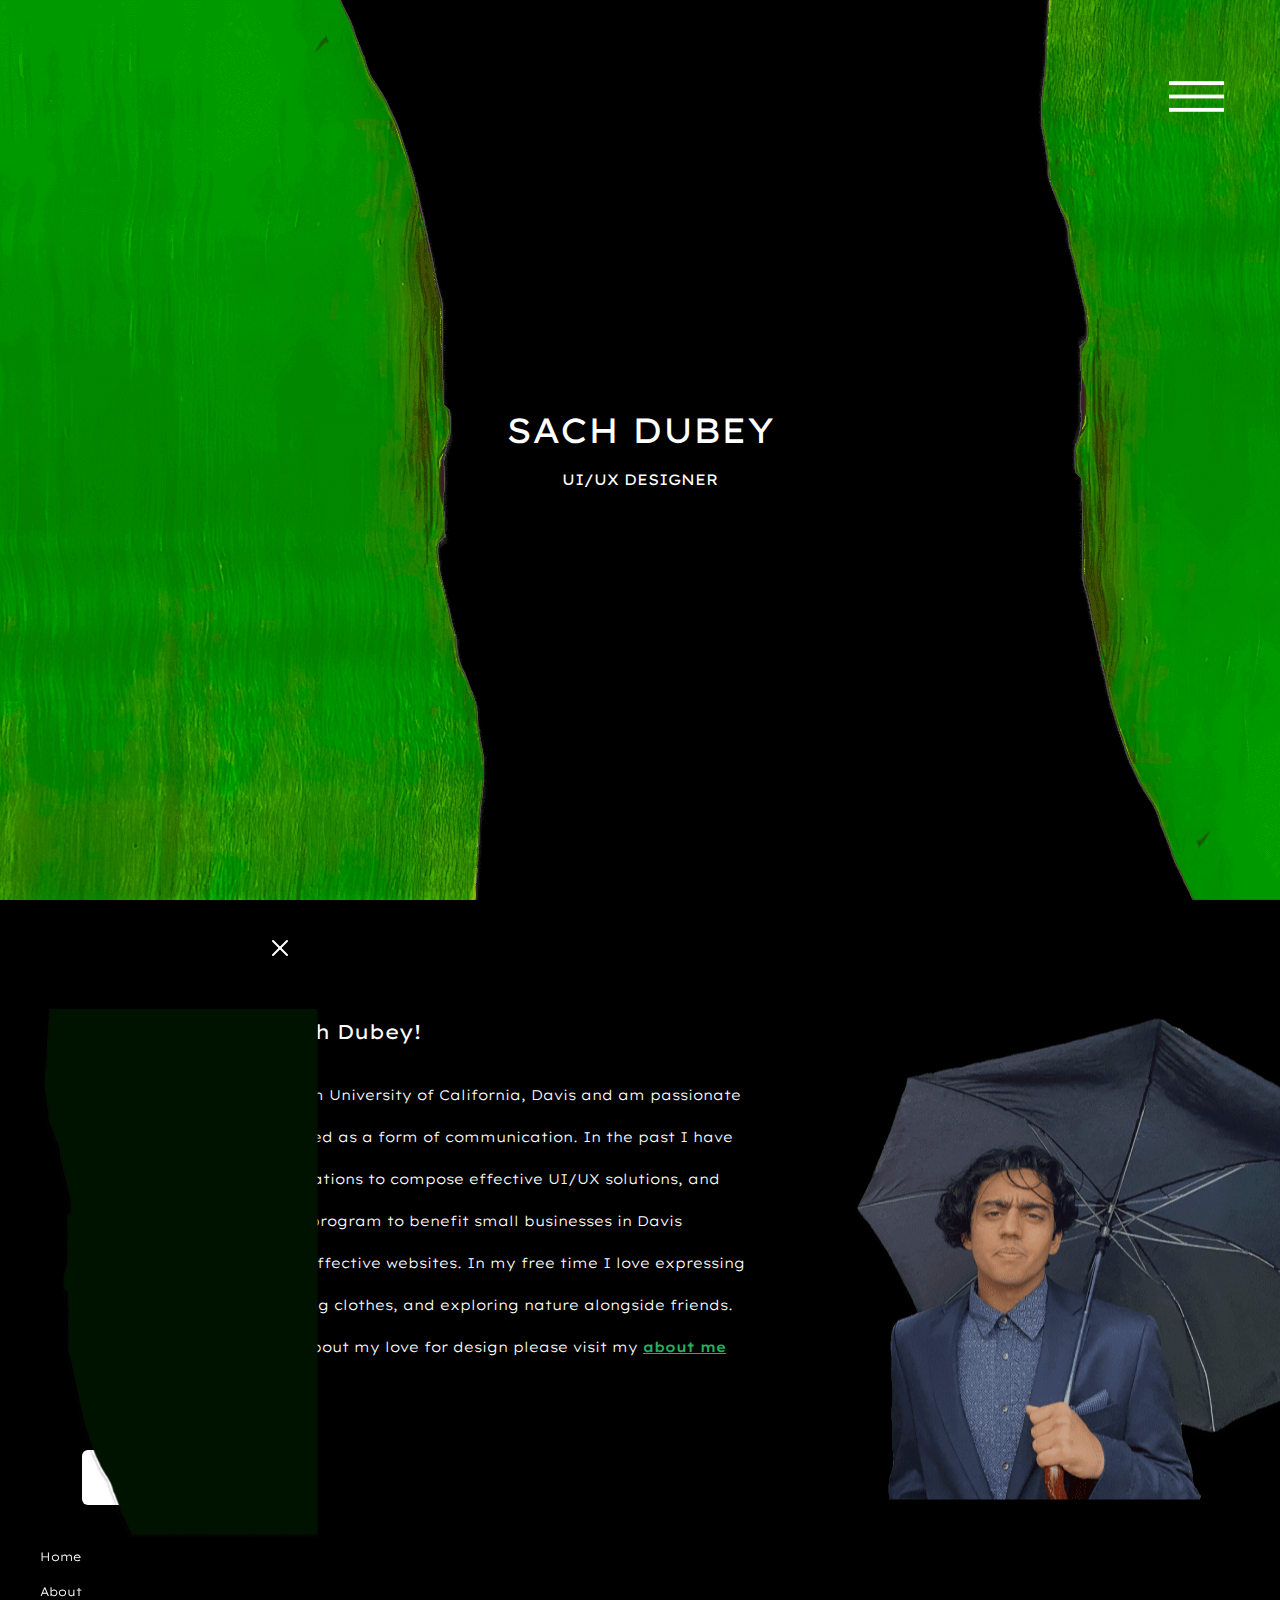
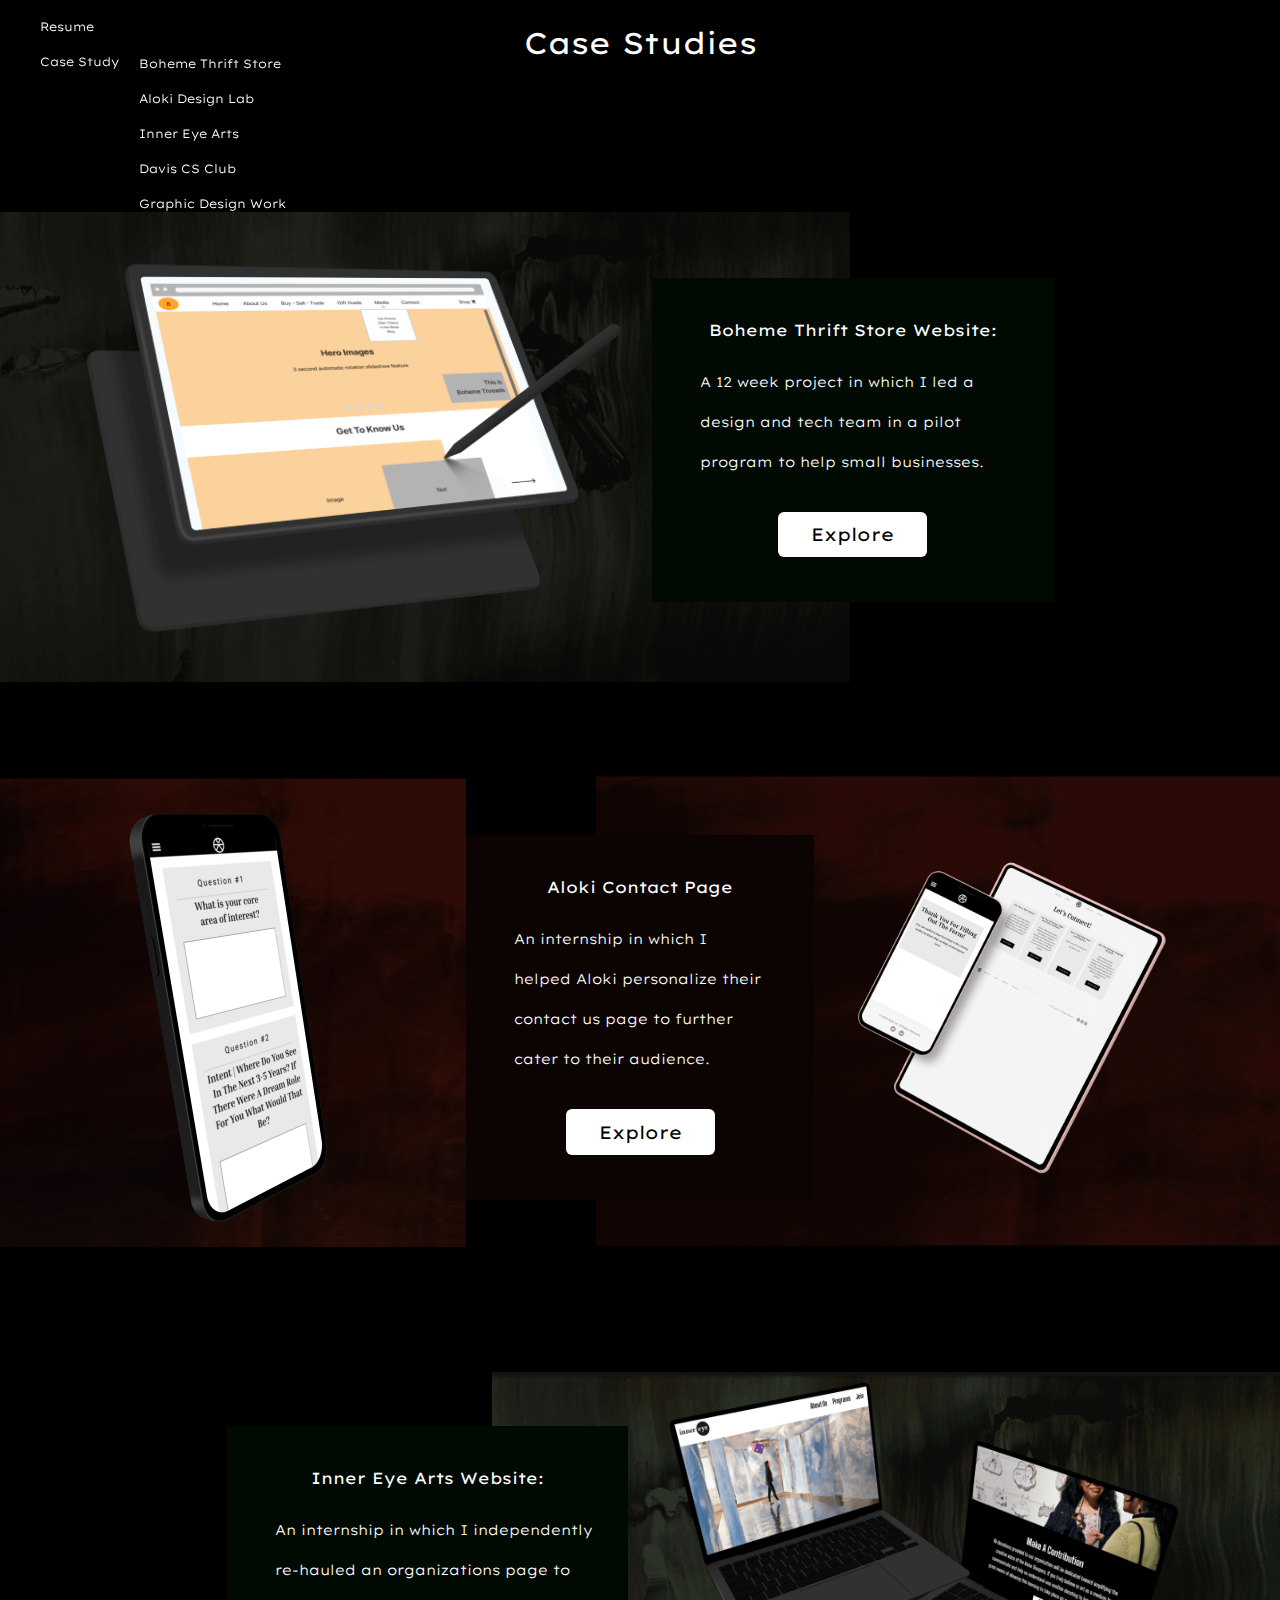
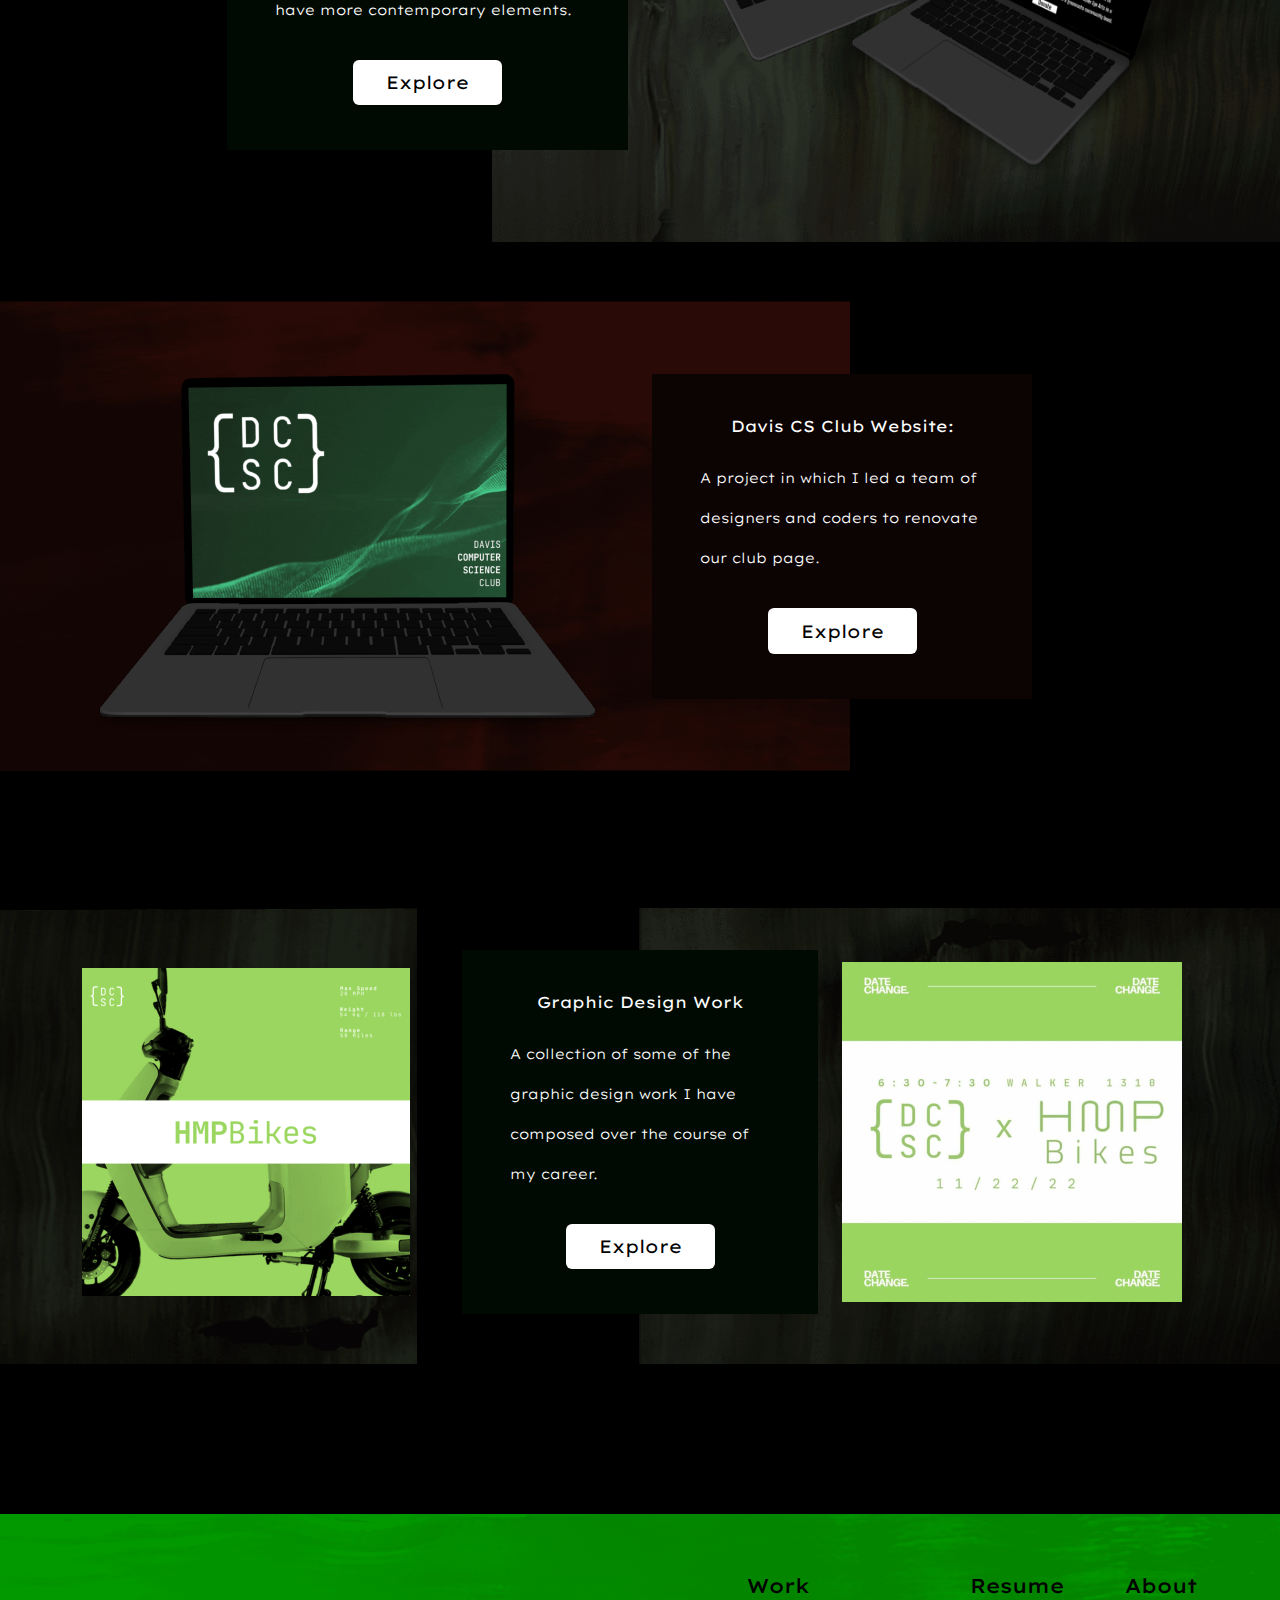
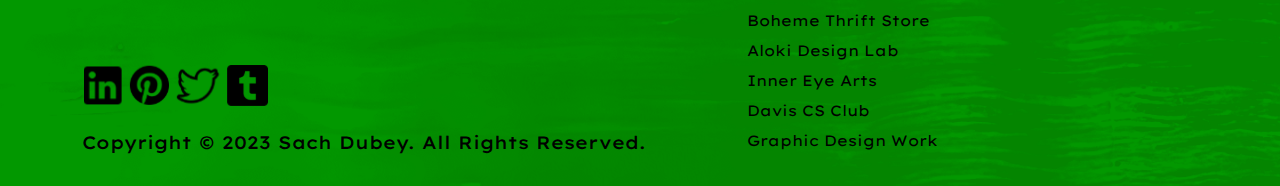
<file: index.html>
<!doctype html>
<html class="no-js" lang="">
    <head>
        <meta charset="utf-8">
        <meta http-equiv="x-ua-compatible" content="ie=edge">
        <title>Home Page | Sach Dubey</title>
        <meta name="description" content="">
        <meta name="viewport" content="width=device-width, initial-scale=1"> 
		<link rel="shortcut icon" type="image/x-icon" href="assets/img/fav.png">
        <!-- Place favicon.ico in the root directory -->
        
		<!-- CSS here -->
        <link rel="stylesheet" href="assets/css/bootstrap.min.css">
        <link rel="stylesheet" href="assets/css/owl.carousel.min.css"> 
        <link rel="stylesheet" href="assets/css/style.css">
        <link rel="stylesheet" href="assets/css/responsive.css">
    </head>
    <body class="dark">


    <!-- mobile-menu START -->
    <div class=" menus">
        <a href="#" class="bars nav_btn"><svg class="bi bi-x" width="1em" height="1em" viewBox="0 0 16 16" fill="currentColor" xmlns="http://www.w3.org/2000/svg">
            <path fill-rule="evenodd" d="M11.854 4.146a.5.5 0 010 .708l-7 7a.5.5 0 01-.708-.708l7-7a.5.5 0 01.708 0z" clip-rule="evenodd"/>
            <path fill-rule="evenodd" d="M4.146 4.146a.5.5 0 000 .708l7 7a.5.5 0 00.708-.708l-7-7a.5.5 0 00-.708 0z" clip-rule="evenodd"/>
        </svg></a> 
        <nav> 
            <ul class="m_manu">
                <li><a href="index.html">Home</a></li>
                <li><a href="about.html">About</a></li>
                <li><a  href="assets/img/Sach-Dubey-Resume.pdf" target="_blank">Resume</a></li>
                <li><a href="#">Case Study</a></li>
            </ul>
            <ul class="s_menu">
                <li><a href="Boheme-Case-Study.html" >Boheme Thrift Store</a></li>
                <li><a href="Aloki-Case-Study.html" >Aloki Contact Page</a></li>
                <li><a href="Inner-Eye-Arts.html" >Inner Eye Arts</a></li>
                <li><a href="Davis-CS-Club.html" >Davis CS Club</a></li>
                <li><a href="Graphic-Design.html" >Graphic Design Work</a></li>
            </ul>
        </nav> 
    </div> 
    <!-- mobile-menu End -->


    <main>
        

        <!--------- Section START ---------->
        <section class="sach_hero-area" >
            
            <button  id="nvBtn">
                <img src="assets/img/hamburger.svg" alt="">
            </button>
            <div class="container">
                <div class="row">
                    <div class="col-lg-12">
                        
                        <div class="sach_hero_content">
                            <h2>SACH DUBEY</h2>
                            <span>UI/UX DESIGNER</span>
                        </div>
                    </div>
                </div>
            </div>
        </section>
        <!--------- Section End ---------->


        <!--------- Section START ---------->
        <section class="self-area">
            <div class="container">
                <div class="row">
                    <div class="col-lg-12">
                        <div class="Self-wrp">
                            <div class="self_content">
                                <h5>Hi, My Name Is Sach Dubey!</h5>
                                <p>I am a recent graduate from University of California, Davis and am passionate about how design can be used as a form of communication. In the past I have worked for multiple organizations to compose effective UI/UX solutions, and have even piloted a cohort program to benefit small businesses in Davis struggling with formatting effective websites. In my free time I love expressing myself through art, designing clothes, and exploring nature alongside friends. If you want to learn more about my love for design please visit my <a href="about.html" class="" > <span>about me page.</span></a> </p>
                                <a href="assets/img/Sach-Dubey-Resume.pdf" target="_blank"  class="thm_btn">Resume</a>
                            </div>
                            <i>
                                <img src="assets/img/Self-Picture.png" alt="">
                            </i>
                        </div>
                    </div>
                </div>
            </div>
        </section>
        <!--------- Section End ---------->


        <!--------- Section START ---------->
        <section class="case-area">
            <div class="container">
                <div class="row">
                    <div class="col-lg-12 text-center mb-5">
                        <div class="">
                            <h3>Case Studies</h3>
                        </div>
                    </div>
                </div>
                <div class="row">
                    <div class=" col-xl-6">
                        <div class="boheme-img">
                            <img src="assets/img/Pixel.png" alt="">
                            <img src="assets/img/Pixel-bg.png" class="Pixel-bg" alt="">
                        </div>
                    </div>
                    <div class=" col-xl-6">
                        <div class="boheme_text">
                            <span>Boheme Thrift Store Website:</span>
                            <p> 
                                A 12 week project in which I led a design and tech team in a pilot program to help small businesses.
                            </p>
                            <a href="Boheme-Case-Study.html" class="thm_btn">Explore </a>
                        </div>
                    </div>
                </div>
                <div class="row Aloki_wrp">
                    <div class=" col-xl-4 d-none d-lg-block">
                        <div class="boheme_img position-relative">
                            <img src="assets/img/Pixel-2.png" class="Aloki_img" alt="">
                            <img src="assets/img/Aloki.png" class="Aloki" alt="">
                        </div>
                    </div>
                    <div class=" col-xl-4">
                        <div class="boheme_text v2">
                            <span>Aloki Contact Page</span>
                            <p>  
                                An internship in which I helped Aloki personalize their contact us page to further cater to their audience.
                            </p>
                            <a href="Aloki-Case-Study.html" class="thm_btn">Explore </a>
                        </div>
                    </div>
                    <div class=" col-xl-4">
                        <div class="boheme_img">
                            <img src="assets/img/Pixel-3.png" alt="">
                            <img src="assets/img/Aloki-2.png" alt="" class="Aloki-2">
                        </div>
                    </div>
                </div>
                <div class="row position-relative">
                    <div class=" col-xl-6">
                        <div class="boheme_text right">
                            <span>       Inner Eye Arts Website:</span>
                            <p class="iea">  
                                An internship in which I independently re-hauled an organizations page to have more contemporary elements. 
                            </p>
                            <a href="Inner-Eye-Arts.html" class="thm_btn">Explore </a>
                        </div>
                    </div>
                    <div class=" col-xl-6">
                        <div class="boheme_img">
                            <img src="assets/img/laptop.png" alt="">
                            <img src="assets/img/laptop-bg.png" class="laptop-bg" alt="">
                        </div>
                    </div>
                </div>
                <div class="row mb_150 ">
                    <div class=" col-xl-6">
                        <div class="boheme_img">
                            <img src="assets/img/laptop-2.png" alt="">
                            <img src="assets/img/laptop-bg-2.png" class="laptop-bg-2" alt="">
                        </div>
                    </div>
                    <div class=" col-xl-6">
                        <div class="boheme_text v2 left-">
                            <span>      Davis CS Club Website:</span>
                            <p>  
                                A project in which I led a team of designers and coders to renovate our club page. 
                            </p>
                            <a href="Davis-CS-Club.html" class="thm_btn">Explore </a>
                        </div>
                    </div>
                </div>
                <div class="row ">
                    <div class=" col-xl-4 ">
                        <div class="boheme_img">
                            <img src="assets/img/hmp-1.png" alt="">
                            <img src="assets/img/hmp-bg-1.png" class="hmp-bg-1" alt="">
                        </div>
                    </div>
                    <div class=" col-xl-4">
                        <div class="boheme_text gdw">
                            <span>Graphic Design Work</span>
                            <p>  
                                 
A collection of some of the graphic design work I have composed over the course of my career.
                            </p>
                            <a href="Graphic-Design.html" class="thm_btn">Explore </a>
                        </div>
                    </div>
                    <div class=" col-xl-4 d-none d-lg-block">
                        <div class="boheme_img">
                            <img src="assets/img/hmp-2.png" alt="">
                            <img src="assets/img/hmp-bg-2.png" class="hmp-bg-2" alt="">
                        </div>
                    </div>
                </div>
            </div>
        </section>
        <!--------- Section End ---------->




    </main>

        <!--------- Section START ---------->
        <footer class="home-footer">
            <div class="bar ">
                <a class=" siteBar-btn-footer" href="#">
                    <img src="assets/img/hamburger.svg" alt="">
                </a>
            </div>
            <div class="container">
                <div class="row">
                    <div class="col-lg-6 col-xl-7">
                        <div class="home_fLeft">
                            <ul class="social-link">
                                <li><a  href="https://www.linkedin.com/in/sach-dubey-44ab42187/"><img src="assets/img/in.svg" alt=""></a></li>
                                <li><a  href="https://www.pinterest.com/SachDubeyDesigns/"><img src="assets/img/pin.svg" alt=""></a></li>
                                <li><a  href="https://twitter.com/saverobespierre"><img src="assets/img/twi.svg" alt=""></a></li>
                                <li><a  href="https://www.tumblr.com/karmakulture"><img src="assets/img/teli.svg" alt=""></a></li>
                            </ul>
                            <p>Copyright © 2023 Sach Dubey. All Rights Reserved. </p>
                        </div>
                    </div>
                    <div class="col-lg-6 col-xl-5">
                        <div class="footer_nav">
                            <ul>
                                <li><h5>Work </h5></li>
                                <li><a href="Boheme-Case-Study.html">Boheme Thrift Store</a></li>
                                <li><a href="Aloki-Case-Study.html">Aloki Design Lab</a></li>
                                <li><a href="Inner-Eye-Arts.html">Inner Eye Arts</a></li>
                                <li><a href="Davis-CS-Club.html">Davis CS Club</a></li>
                                <li><a href="Graphic-Design.html">Graphic Design Work</a></li>
                            </ul>
                            <ul>
                                <li><h5><a  href="assets/img/Sach-Dubey-Resume.pdf" target="_blank">Resume</a></h5></li>
                                <li></li>
                            </ul>
                            <ul>
                                <li><h5><a  href="about.html">About</a></h5></li>
                                <li></li>
                            </ul>
                        </div>
                    </div>
                </div>
            </div>
        </footer>
        <!--------- Section End ---------->
        
        <!-- mobile-menu START -->
        <div class="mobile-menu " id="footermenu">
            <img src="assets/img/f-menu-bg.png" alt="">
        <a href="#" class="bars siteBar-btn-footer"><svg class="bi bi-x" width="1em" height="1em" viewBox="0 0 16 16" fill="currentColor" xmlns="http://www.w3.org/2000/svg">
            <path fill-rule="evenodd" d="M11.854 4.146a.5.5 0 010 .708l-7 7a.5.5 0 01-.708-.708l7-7a.5.5 0 01.708 0z" clip-rule="evenodd"/>
            <path fill-rule="evenodd" d="M4.146 4.146a.5.5 0 000 .708l7 7a.5.5 0 00.708-.708l-7-7a.5.5 0 00-.708 0z" clip-rule="evenodd"/>
        </svg></a> 
        <div class="footermenu_nav">
            <ul>
                <li><a href="index.html">Home</a></li>
                <li><a href="about.html">About</a></li>
                <li><a href="assets/img/Sach-Dubey-Resume.pdf" target="_blank" >Resume</a></li>
                <li><a href="#">Case Study</a></li>
            </ul>
            <ul class="nav_link">
                <li><a href="Boheme-Case-Study.html">Boheme Thrift Store</a></li>
                <li><a href="Aloki-Case-Study.html">Aloki Design Lab</a></li>
                <li><a href="Inner-Eye-Arts.html">Inner Eye Arts</a></li>
                <li><a href="Davis-CS-Club.html">Davis CS Club</a></li>
                <li><a href="Graphic-Design.html">Graphic Design Work</a></li>
            </ul>
        </div>
    </div>  
        
        
        
    
		<!-- JS here --> 
        <script src="assets/js/jquery-3.4.1.min.js"></script>
        <script src="assets/js/popper.min.js"></script>
        <script src="assets/js/bootstrap.min.js"></script>
        <script src="assets/js/owl.carousel.min.js"></script> 
        <script src="assets/js/main.js"></script>

    </body>
</html>
</file>
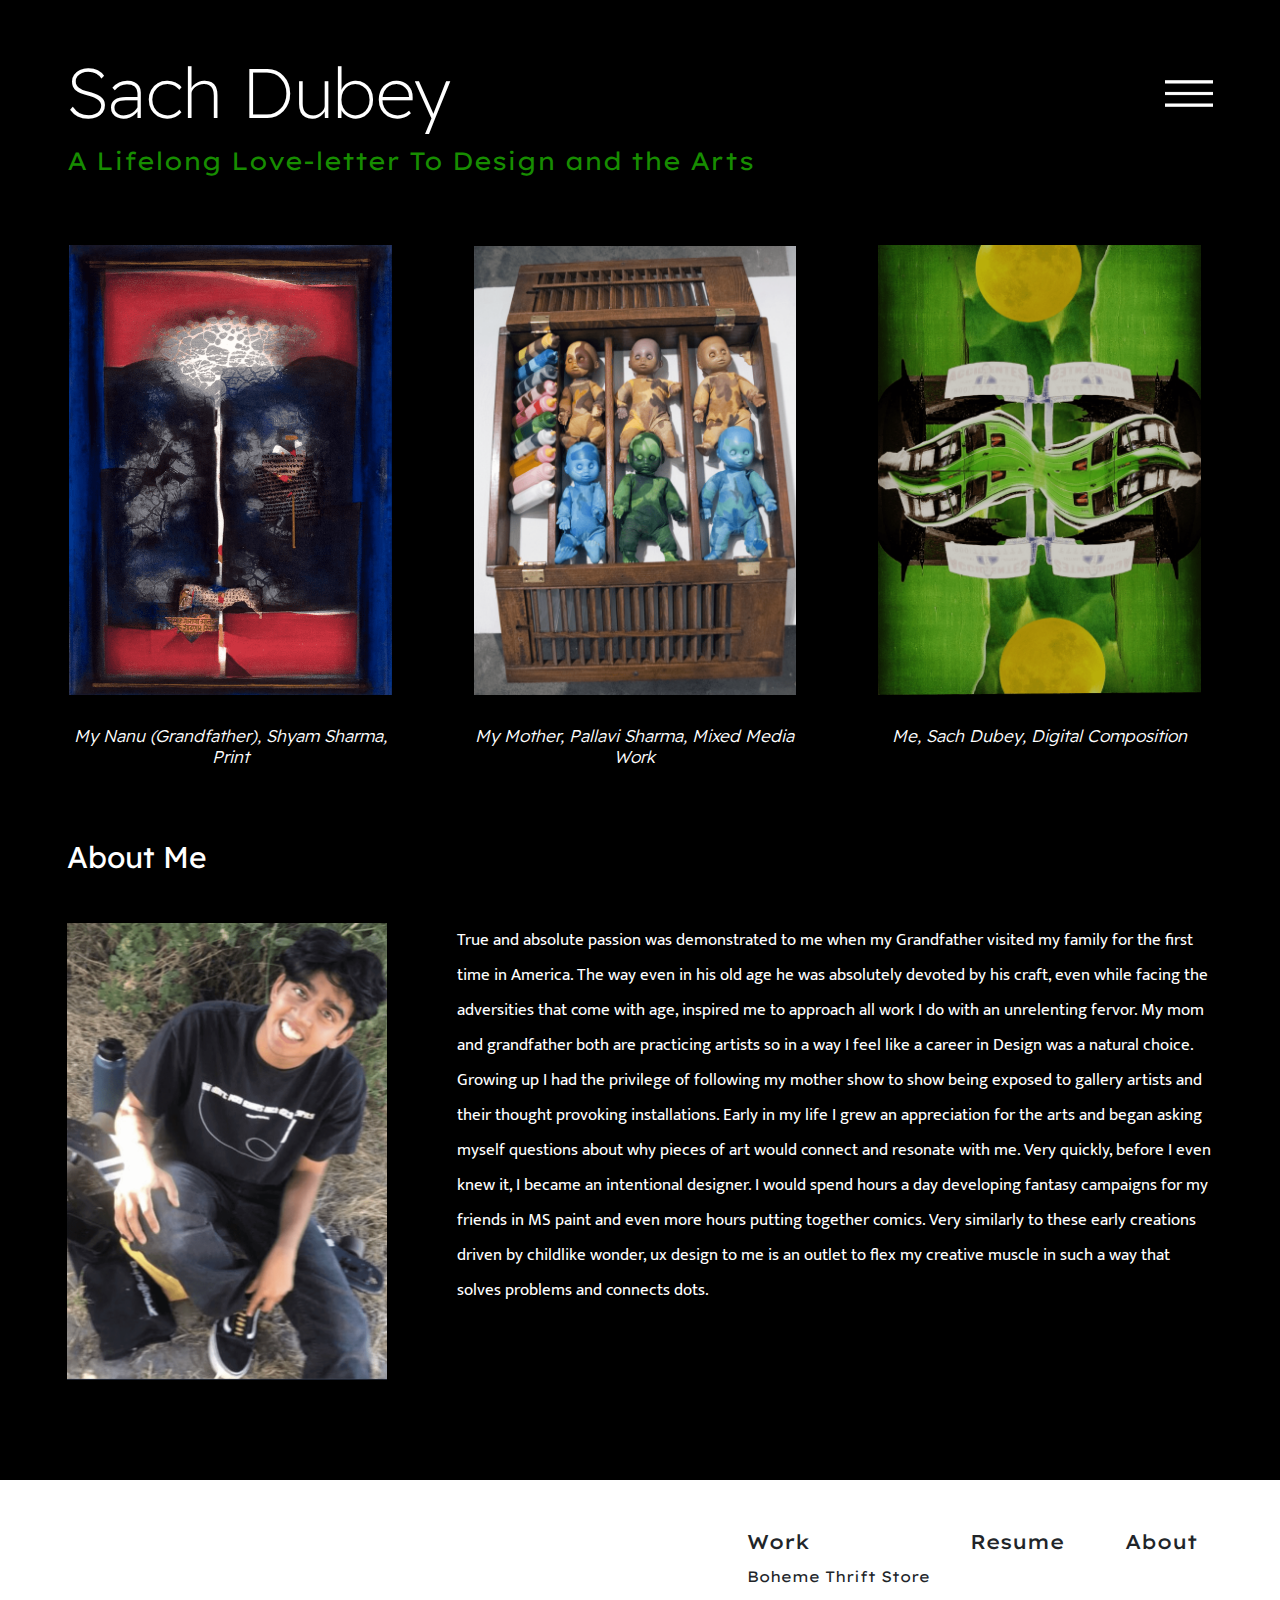
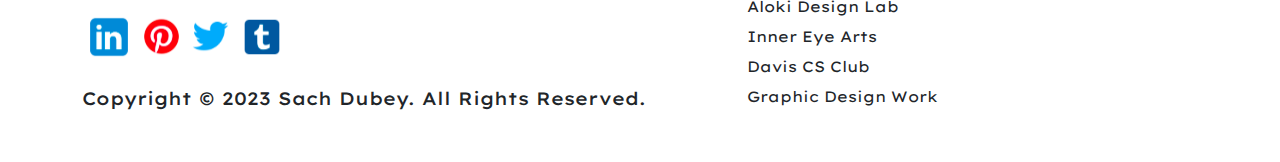
<file: about.html>
<!doctype html>
<html class="no-js" lang="">
    <head>
        <meta charset="utf-8">
        <meta http-equiv="x-ua-compatible" content="ie=edge">
        <title>About Page | Sach Dubey</title>
        <meta name="description" content="">
        <meta name="viewport" content="width=device-width, initial-scale=1"> 
		<link rel="shortcut icon" type="image/x-icon" href="assets/img/fav.png">
        <!-- Place favicon.ico in the root directory -->
        
		<!-- CSS here -->
        <link rel="stylesheet" href="assets/css/magnific-popup.css">
        <link rel="stylesheet" href="assets/css/bootstrap.min.css">
        <link rel="stylesheet" href="assets/css/owl.carousel.min.css"> 
        <link rel="stylesheet" href="assets/css/style.css">
        <link rel="stylesheet" href="assets/css/responsive.css">
    </head>
    <body>

       
       
    <!-- mobile-menu START -->
    <div class=" menus">
        <a href="#" class="bars nav_btn"><svg class="bi bi-x" width="1em" height="1em" viewBox="0 0 16 16" fill="currentColor" xmlns="http://www.w3.org/2000/svg">
            <path fill-rule="evenodd" d="M11.854 4.146a.5.5 0 010 .708l-7 7a.5.5 0 01-.708-.708l7-7a.5.5 0 01.708 0z" clip-rule="evenodd"/>
            <path fill-rule="evenodd" d="M4.146 4.146a.5.5 0 000 .708l7 7a.5.5 0 00.708-.708l-7-7a.5.5 0 00-.708 0z" clip-rule="evenodd"/>
        </svg></a> 
        <nav> 
            <ul class="m_manu">
                <li><a href="index.html">Home</a></li>
                <li><a href="about.html">About</a></li>
                <li><a target="_blank"  href="assets/img/Sach-Dubey-Resume.pdf">Resume</a></li>
                <li><a href="#">Case Study</a></li>
            </ul>
            <ul class="s_menu">
                <li><a href="Boheme-Case-Study.html" >Boheme Thrift Store</a></li>
                <li><a href="Aloki-Case-Study.html" >Aloki Contact Page</a></li>
                <li><a href="Inner-Eye-Arts.html" >Inner Eye Arts</a></li>
                <li><a href="Davis-CS-Club.html" >Davis CS Club</a></li>
                <li><a href="Graphic-Design.html" >Graphic Design Work</a></li>
            </ul>
        </nav> 
    </div> 
    <!-- mobile-menu End -->


    <main class="h3_color sach_page">
        

        <!--------- Section START ---------->
        <section class="aloki-hero">
            <div class="container">
                <div class="row">
                    <div class="col-8">
                        <div class="aloki_text Arts">
                            <h1>Sach Dubey </h1>
                            <span>A Lifelong Love-letter To Design and the Arts</span>
                        </div>
                    </div>
                    <div class="col-4 ">
                        <div class="aloki_nav">
                            <div class="bar">
                                <a class="bar-icon siteBar-btn" id="nvBtn" href="#">
                                    <img src="assets/img/hamburger.svg" alt="">
                                </a>
                            </div>
                        </div>
                    </div>
                </div>
                <div class="row art_wrp">
                    <div class="col-lg-4 col-md-6">
                        <div class="art_blk">
                            <i>
                                <a href="assets/img/art-1.png" class="popUp"><img src="assets/img/art-1.png" alt=""></a>
                            </i>
                            <span>My Nanu (Grandfather), Shyam Sharma, Print</span>
                        </div>
                    </div>
                    <div class="col-lg-4 col-md-6">
                        <div class="art_blk">
                            <i>
                                <a href="assets/img/art-2.png" class="popUp"><img src="assets/img/art-2.png" alt=""></a>
                            </i>
                            <span>My Mother, Pallavi Sharma, Mixed Media Work</span>
                        </div>
                    </div>
                    <div class="col-lg-4 col-md-6">
                        <div class="art_blk">
                            <i>
                                <a href="assets/img/art-3.png" class="popUp"><img src="assets/img/art-3.png" alt=""></a>
                            </i>
                            <span>Me, Sach Dubey, Digital Composition</span>
                        </div>
                    </div>
                </div>
                <div class="row">
                    <div class="col-lg-12">
                        <h3 class="ab_title">About Me</h3>
                    </div>
                    <div class="col-xl-4 col-lg-4 col-md-5">
                        <div class="About_img">
                            <a href="assets/img/parson.png" class="popUp">
                                <img src="assets/img/parson.png"  alt="">
                            </a>
                        </div>
                    </div>
                    <div class="col-xl-8 col-lg-8 col-md-7">
                        <div class="About_text">
                            <p>
                                True and absolute passion was demonstrated to me when my Grandfather visited my family for the first time in America. The way even in his old age he was absolutely devoted by his craft, even while facing the adversities that come with age, inspired me to approach all work I do with an unrelenting fervor. My mom and grandfather both are practicing artists so in a way I feel like a career in Design was a natural choice. Growing up I had the privilege of following my mother show to show being exposed to gallery artists and their thought provoking installations. Early in my life I grew an appreciation for the arts and began asking myself questions about why pieces of art would connect and resonate with me. Very quickly, before I even knew it, I became an intentional designer. I would spend hours a day developing fantasy campaigns for my friends in MS paint and even more hours putting together comics. Very similarly to these early creations driven by childlike wonder, ux design to me is an outlet to flex my creative muscle in such a way that solves problems and connects dots.
                                </p>
                        </div>
                    </div>
                </div>
            </div>
        </section>
        <!--------- Section End ---------->




    </main>

    
        <!--------- Section START ---------->
        <footer class="v2">
            <div class="container">
                <div class="row">
                    <div class="col-lg-6 col-xl-7 col-md-6">
                        <div class="home_fLeft">
                            <ul class="social-link">
                                <li><a  href="https://www.linkedin.com/in/sach-dubey-44ab42187/"><img src="assets/img/linkedin.svg" alt=""></a></li>
                                <li><a  href="https://www.pinterest.com/SachDubeyDesigns/"><img src="assets/img/printerest.svg" alt=""></a></li>
                                <li><a  href="https://twitter.com/saverobespierre"><img src="assets/img/twitter.svg" alt=""></a></li>
                                <li><a  href="https://www.tumblr.com/karmakulture"><img src="assets/img/t.svg" alt=""></a></li>
                            </ul>
                            <p>Copyright © 2023 Sach Dubey. All Rights Reserved. </p>
                        </div>
                    </div>
                    <div class="col-lg-6 col-xl-5 d-none d-lg-block">
                        <div class="footer_nav">
                            <ul>
                                <li><h5>Work </h5></li>
                                <li><a href="Boheme-Case-Study.html">Boheme Thrift Store</a></li>
                                <li><a href="Aloki-Case-Study.html">Aloki Design Lab</a></li>
                                <li><a href="Inner-Eye-Arts.html">Inner Eye Arts</a></li>
                                <li><a href="Davis-CS-Club.html">Davis CS Club</a></li>
                                <li><a href="Graphic-Design.html">Graphic Design Work</a></li>
                            </ul>
                            <ul>
                                <li><h5><a target="_blank" href="assets/img/Sach-Dubey-Resume.pdf">Resume</a></h5></li>
                                <li></li>
                            </ul>
                            <ul>
                                <li><h5><a  href="about.html">About</a></h5></li>
                                <li></li>
                            </ul>
                        </div>
                    </div>
                    <div class="col-md-6 d-block d-lg-none">
                        <div class="footer_nav mobile">
                            <ul class="border-right">
                                <li><h5>Work </h5></li>
                                <li><a href="Boheme-Case-Study.html">Boheme Thrift Store</a></li>
                                <li><a href="Aloki-Case-Study.html">Aloki Design Lab</a></li>
                                <li><a href="Inner-Eye-Arts.html">Inner Eye Arts</a></li>
                                <li><a href="Davis-CS-Club.html">Davis CS Club</a></li>
                                <li><a href="Graphic-Design.html">Graphic Design Work</a></li>
                            </ul>
                            <ul>
                                <li><h5><a target="_blank" href="assets/img/Sach-Dubey-Resume.pdf">Resume</a></h5></li>
                                <li><h5>About</h5></li>
                            </ul>
                        </div>
                    </div>
                </div>
            </div>
        </footer>
        <!--------- Section End ---------->


		<!-- JS here --> 
        <script src="assets/js/jquery-3.4.1.min.js"></script>
        <script src="assets/js/popper.min.js"></script>
        <script src="assets/js/bootstrap.min.js"></script>
        <script src="assets/js/jquery.magnific-popup.min.js"></script> 
        <script src="assets/js/owl.carousel.min.js"></script> 
        <script src="assets/js/main.js"></script>

    </body>
</html>
</file>
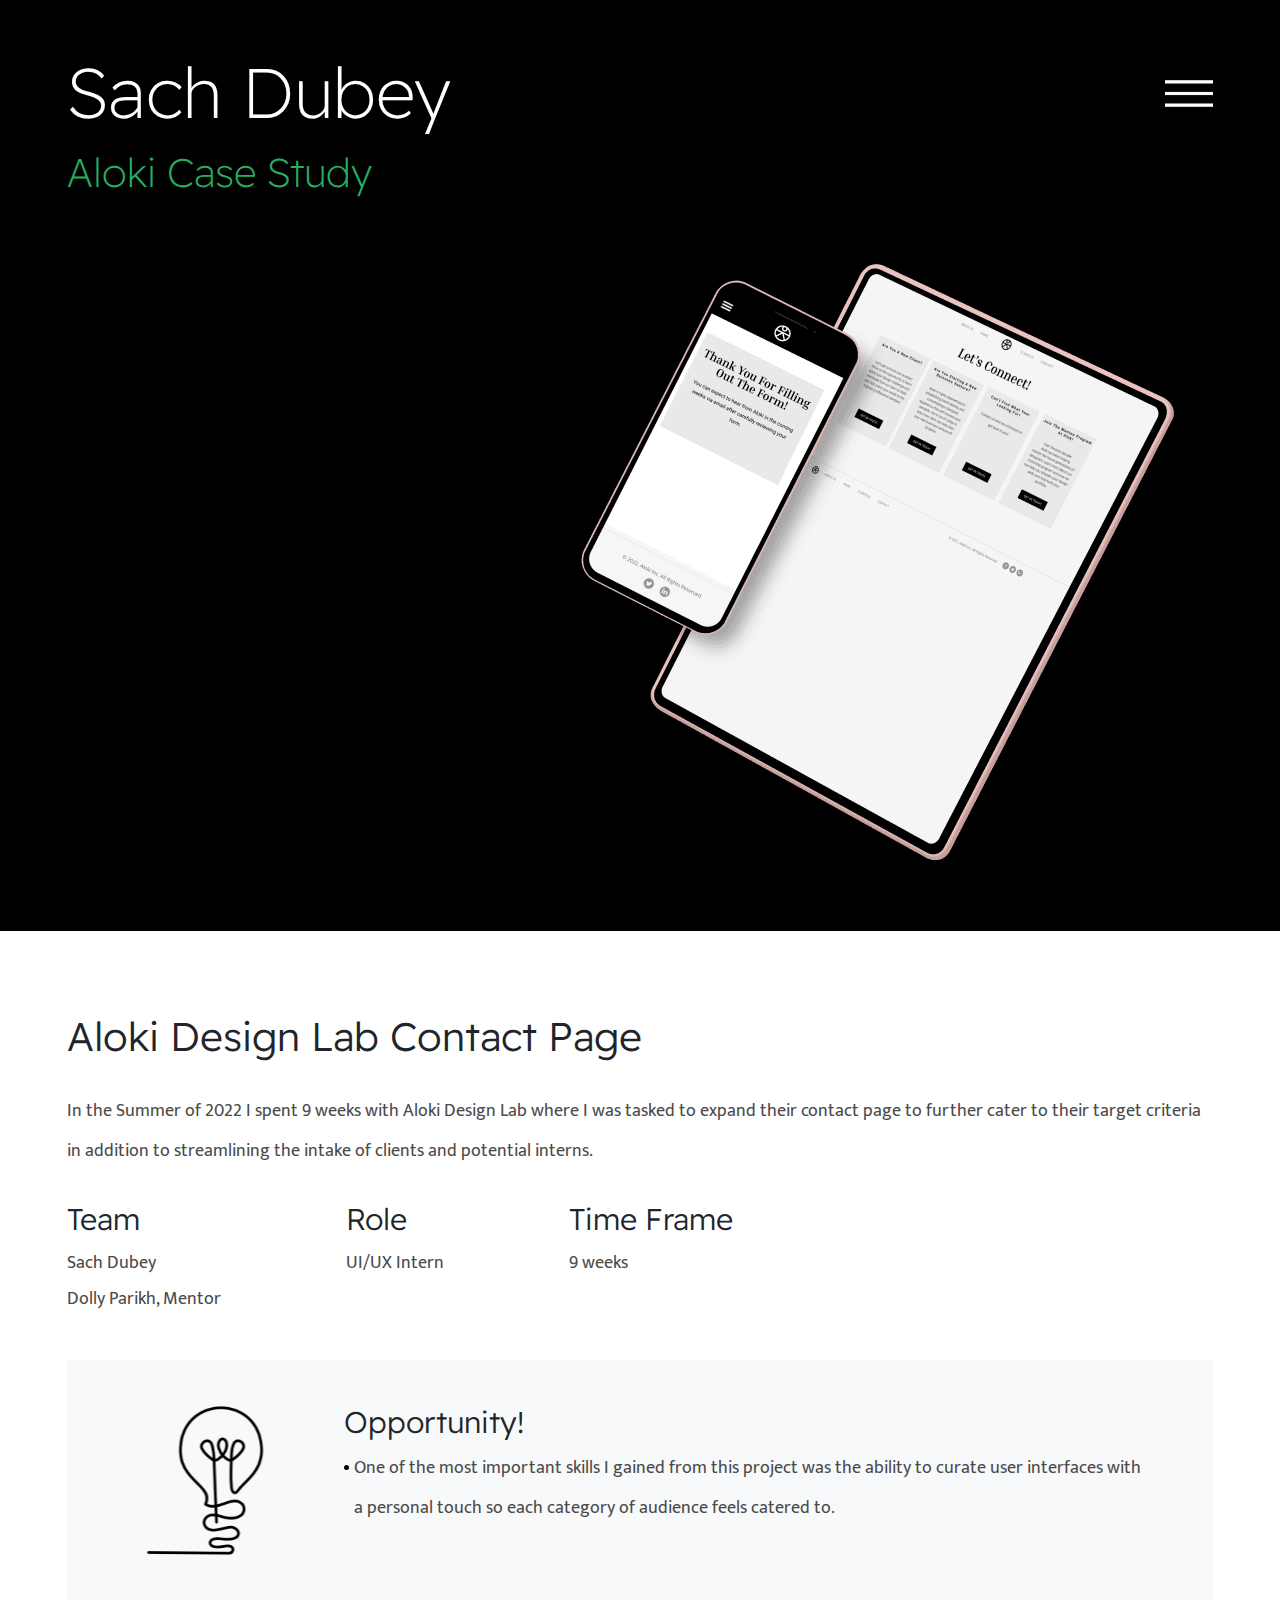
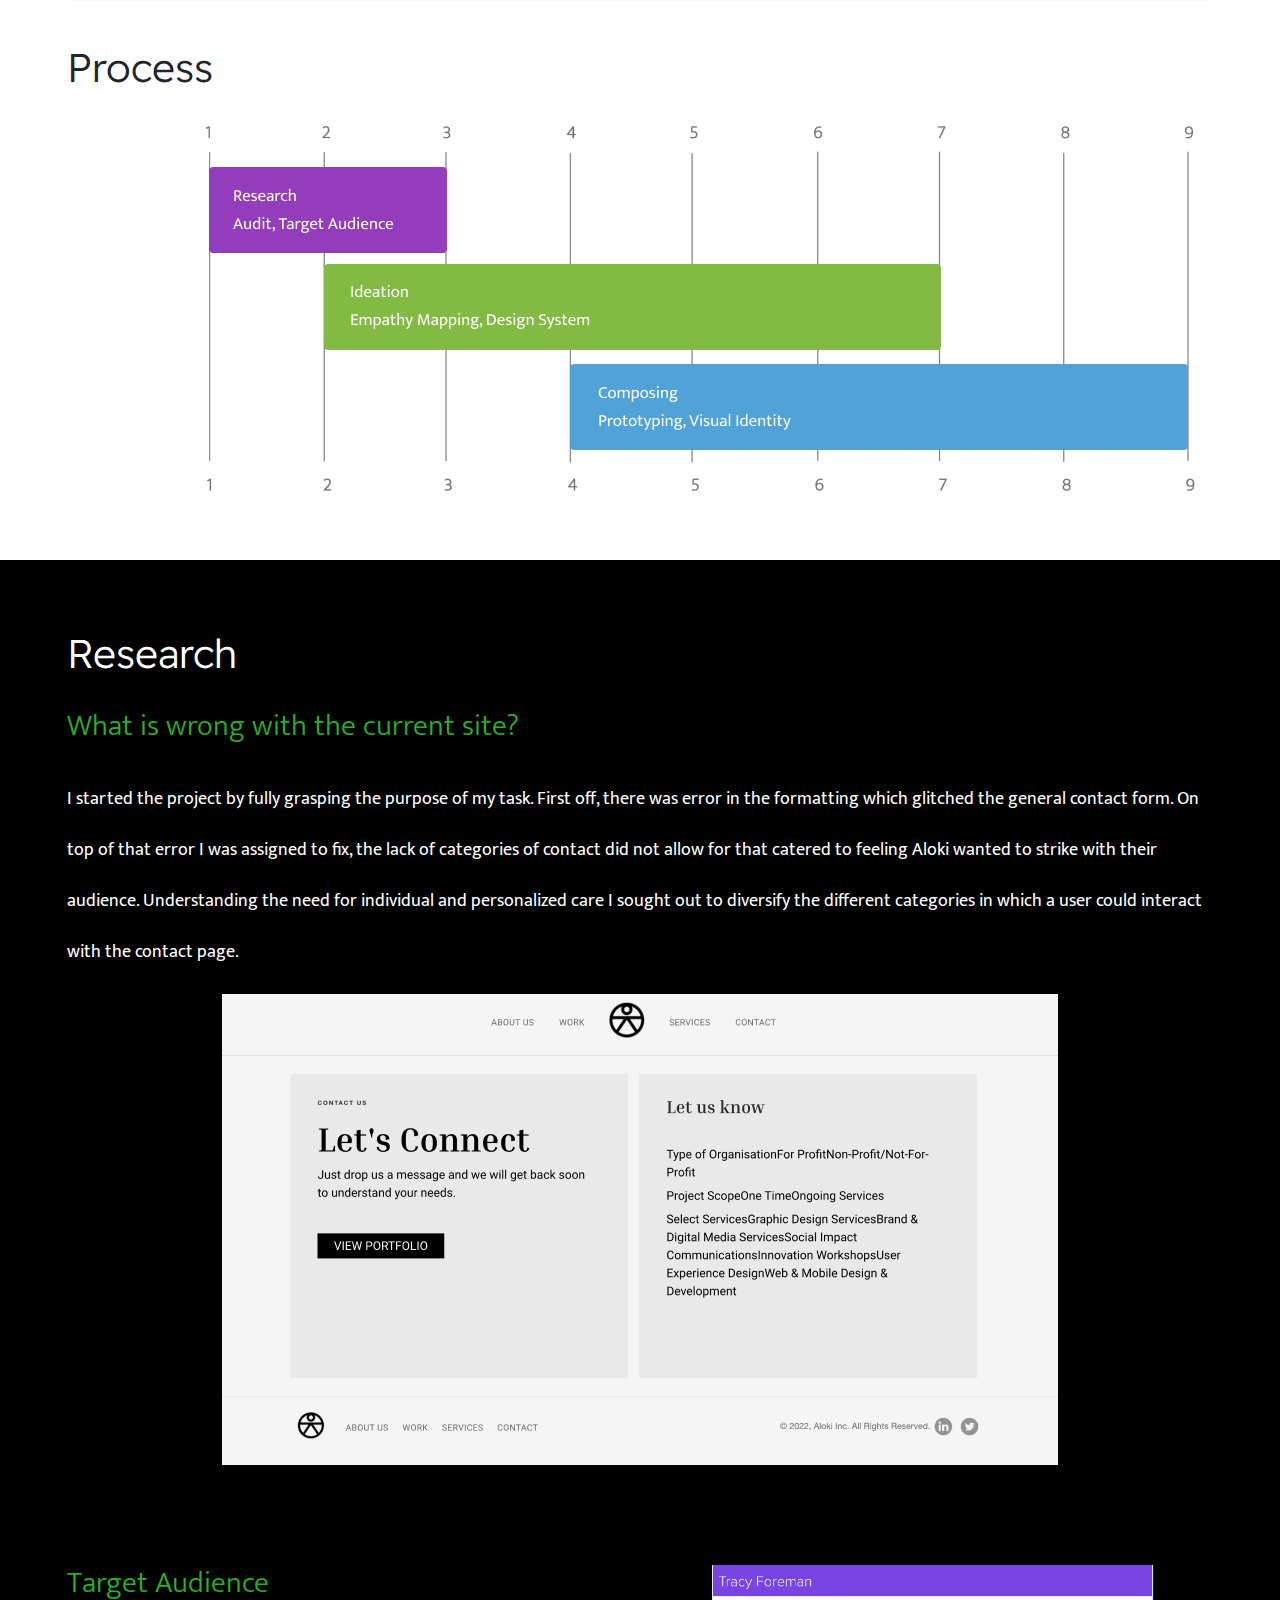
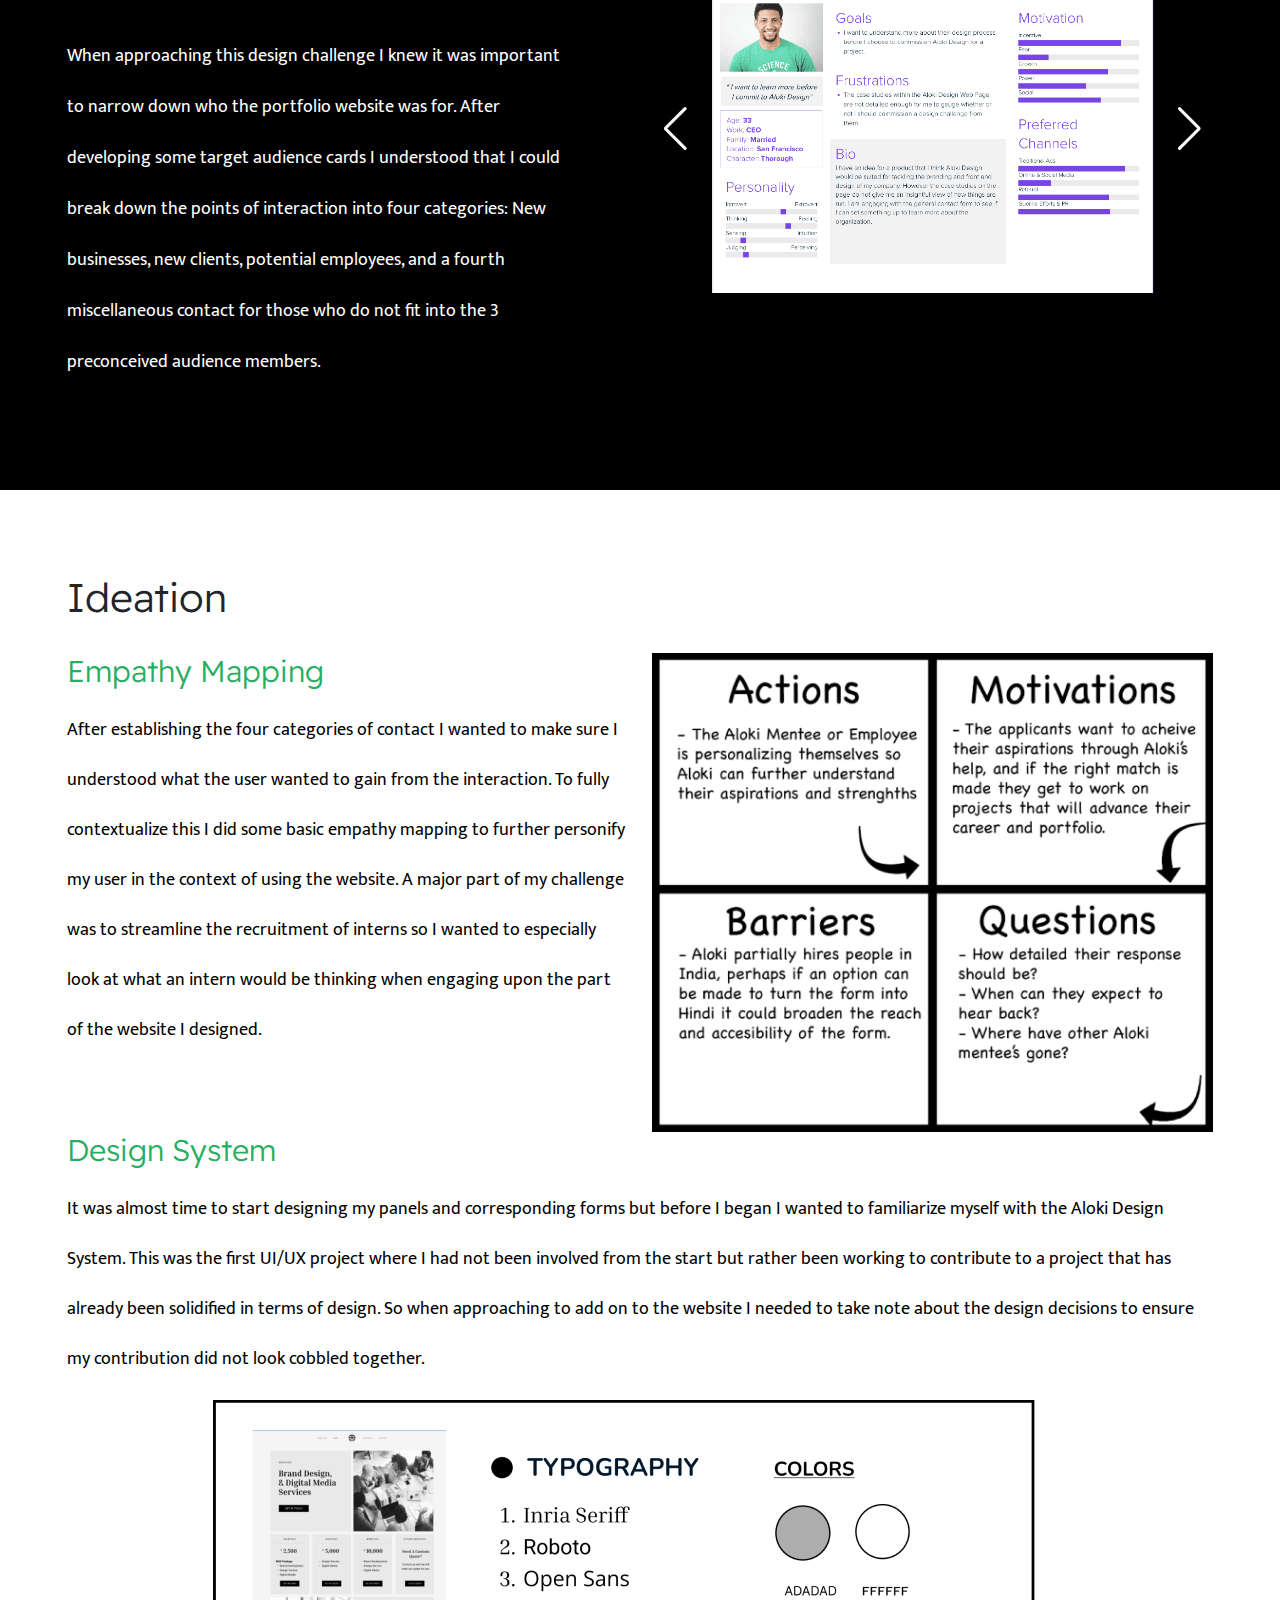
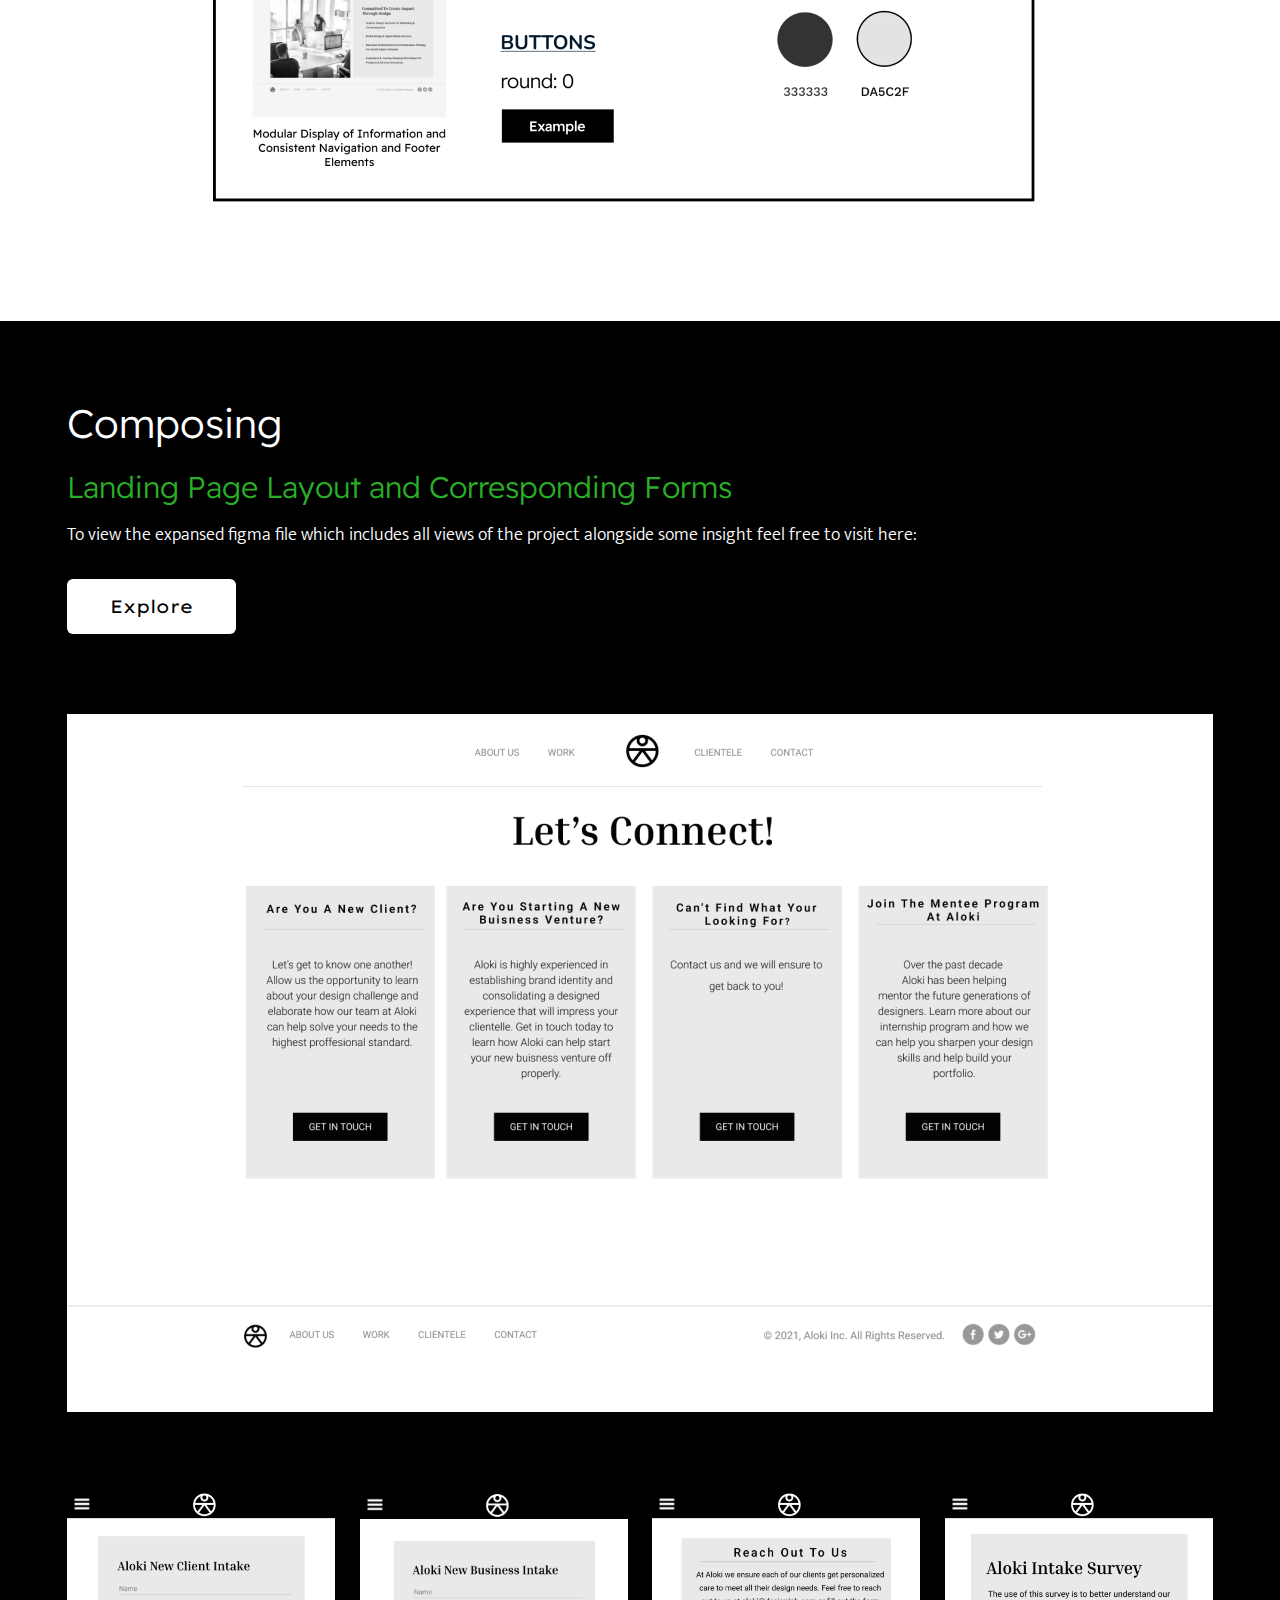
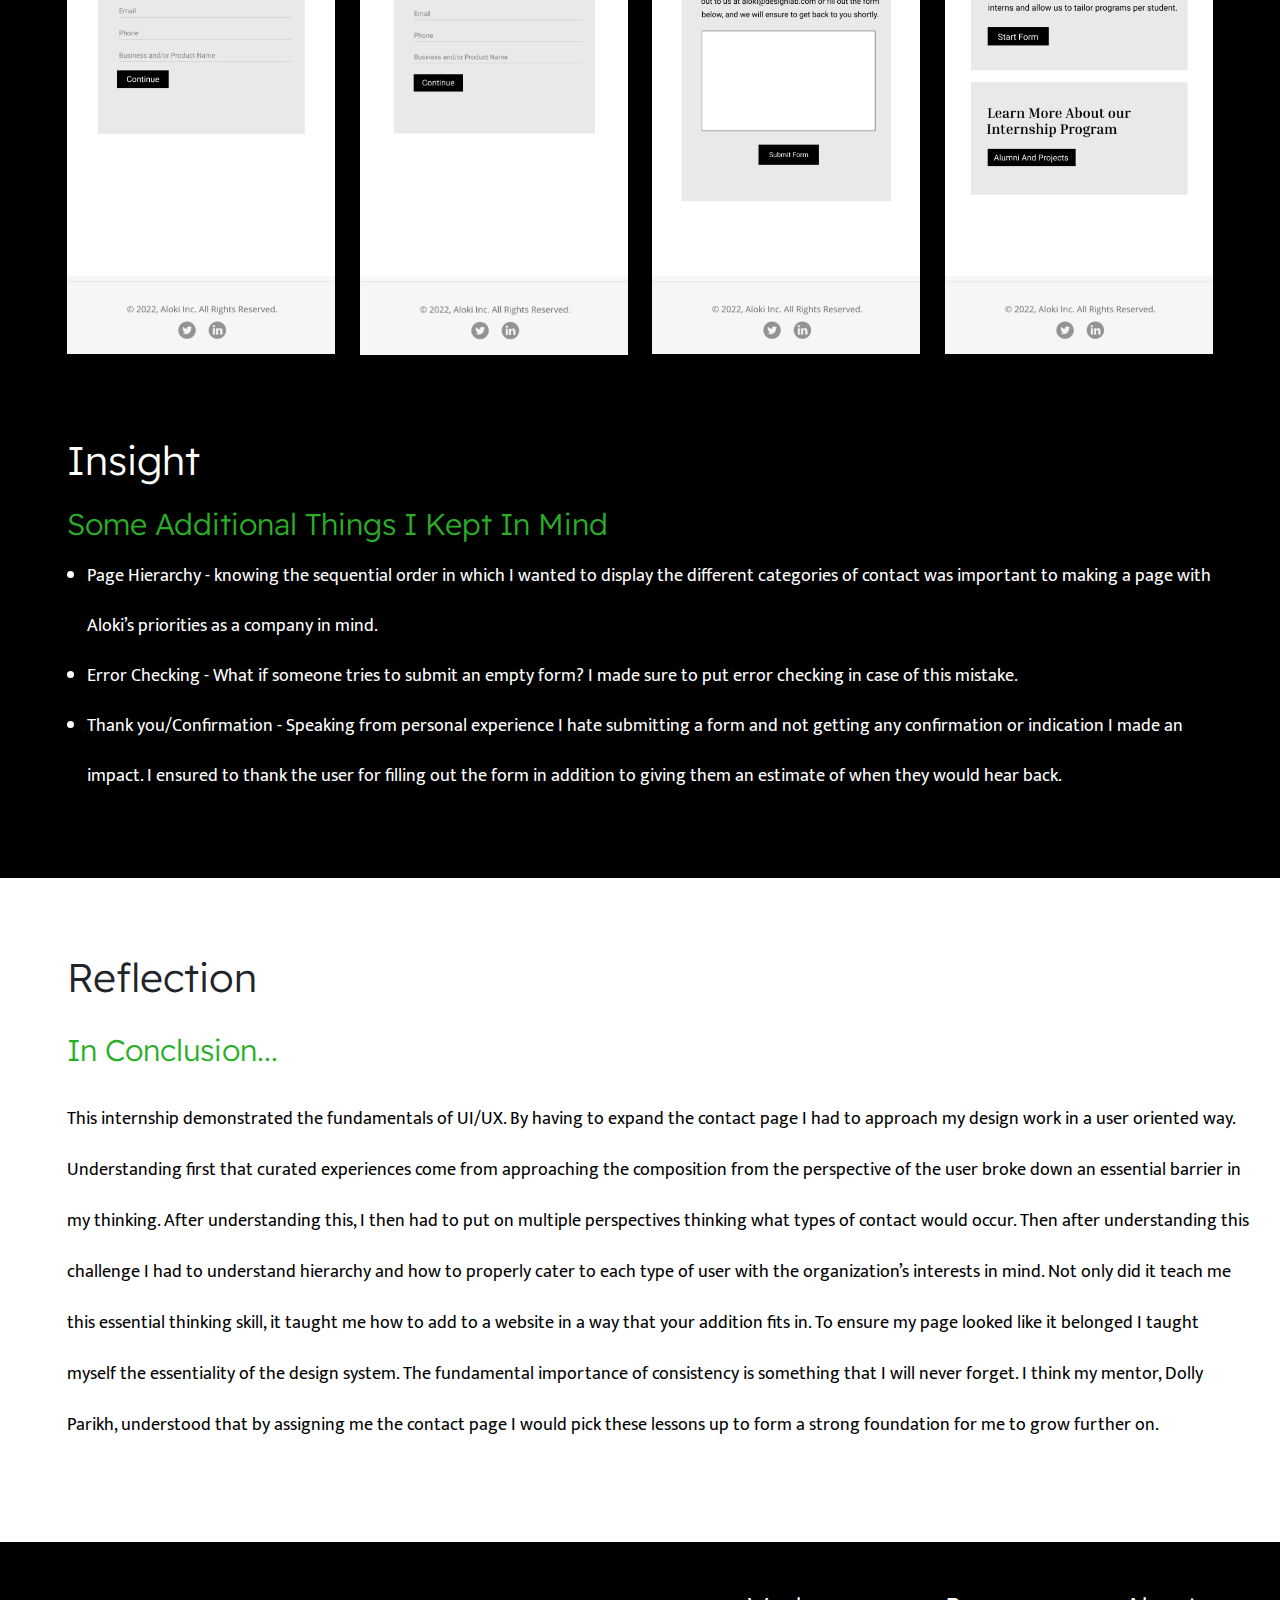
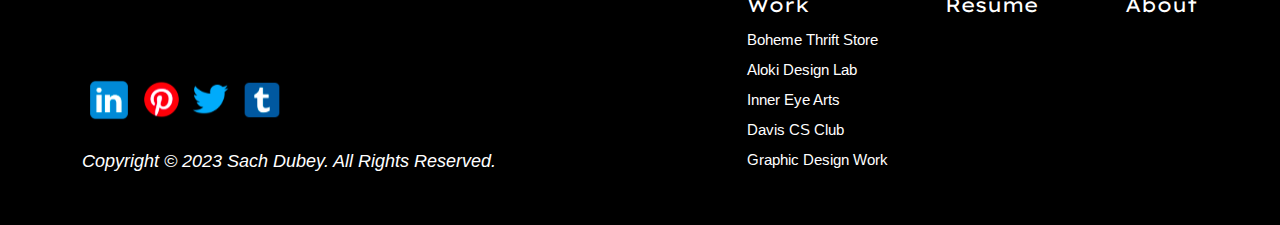
<file: Aloki-Case-Study.html>
<!doctype html>
<html class="no-js" lang="">
    <head>
        <meta charset="utf-8">
        <meta http-equiv="x-ua-compatible" content="ie=edge">
        <title>Aloki Case Study  </title>
        <meta name="description" content="">
        <meta name="viewport" content="width=device-width, initial-scale=1"> 
		<link rel="shortcut icon" type="image/x-icon" href="assets/img/fav.png">
        <!-- Place favicon.ico in the root directory -->
        
		<!-- CSS here -->
        <link rel="stylesheet" href="assets/css/swiper-bundle.min.css">
        <link rel="stylesheet" href="assets/css/magnific-popup.css">
        <link rel="stylesheet" href="assets/css/bootstrap.min.css">
        <link rel="stylesheet" href="assets/css/owl.carousel.min.css"> 
        <link rel="stylesheet" href="assets/css/style.css">
        <link rel="stylesheet" href="assets/css/responsive.css">
    </head>
    <body>

       
       
    <!-- mobile-menu START -->
    <div class=" menus">
        <a href="#" class="bars nav_btn"><svg class="bi bi-x" width="1em" height="1em" viewBox="0 0 16 16" fill="currentColor" xmlns="http://www.w3.org/2000/svg">
            <path fill-rule="evenodd" d="M11.854 4.146a.5.5 0 010 .708l-7 7a.5.5 0 01-.708-.708l7-7a.5.5 0 01.708 0z" clip-rule="evenodd"/>
            <path fill-rule="evenodd" d="M4.146 4.146a.5.5 0 000 .708l7 7a.5.5 0 00.708-.708l-7-7a.5.5 0 00-.708 0z" clip-rule="evenodd"/>
        </svg></a> 
        <nav> 
            <ul class="m_manu">
                <li><a href="index.html">Home</a></li>
                <li><a href="about.html">About</a></li>
                <li><a  href="assets/img/Sach-Dubey-Resume.pdf" target="_blank">Resume</a></li>
                <li><a href="#">Case Study</a></li>
            </ul>
            <ul class="s_menu">
                <li><a href="Boheme-Case-Study.html" >Boheme Thrift Store</a></li>
                <li><a href="Aloki-Case-Study.html" >Aloki Contact Page</a></li>
                <li><a href="Inner-Eye-Arts.html" >Inner Eye Arts</a></li>
                <li><a href="Davis-CS-Club.html" >Davis CS Club</a></li>
                <li><a href="Graphic-Design.html" >Graphic Design Work</a></li>
            </ul>
        </nav> 
    </div> 
    <!-- mobile-menu End -->


    <main class="h3_color sach_page">
        

        <!--------- Section START ---------->
        <section class="aloki-hero">
            <div class="container">
                <div class="row">
                    <div class="col-6">
                        <div class="aloki_text">
                            <h1>Sach Dubey </h1>
                            <span>Aloki Case Study</span>
                        </div>
                    </div>
                    <div class="col-6">
                        <div class="aloki_nav">
                            <div class="bar">
                                <a class=" siteBar-btn" id="nvBtn" href="#">
                                    <img src="assets/img/hamburger.svg" alt="">
                                </a>
                            </div>
                        </div>
                    </div>
                    <div class="col-lg-12">
                        <div class="aloki_img">
                            <i>
                                <img src="assets/img/Pixel-Mockup.png" alt="">
                            </i>
                        </div>
                    </div>
                </div>
            </div>
        </section>
        <!--------- Section End ---------->


        <!--------- Arts Start ---------->
        <section class="such_dubey_art">
            <div class="container">
                <div class="art_wrap">
                    <div class="title">
                        <h2>Aloki Design Lab Contact Page</h2>
                    </div>
                    <div class="art_title">
                        <p>In the Summer of 2022 I spent 9 weeks with Aloki Design Lab where I was tasked to expand their contact page to further cater to their target criteria in addition to streamlining the intake of clients and potential interns.</p>
                        <div class="art_roles">
                            <div class="art_role">
                                <h5>Team</h5>
                                <span>Sach Dubey </span>
                                <span>Dolly Parikh, Mentor </span>
                            </div>
                            <div class="art_role">
                                <h5>Role</h5>
                                <span>UI/UX Intern</span>
                            </div>
                            <div class="art_role">
                                <h5>Time Frame</h5>
                                <span>9 weeks</span>
                            </div>
                        </div>

                        <div class="opportunity">
                            <img src="assets/img/light.svg" alt="">
                            <div class="opportunity_content">
                                <h5>Opportunity!</h5>
                                <p>One of the most important skills I gained from this project was the ability to curate user interfaces with a personal touch so each category of audience feels catered to.</p>
                            </div>
                        </div>
                    </div>
                </div>
            </div>
        </section>
        <!--------- Arts End ---------->

        <!--------- Process Start ---------->
        <section class="such_dubey_process">
            <div class="container">
                <div class="process__wrap">
                    <div class="title">
                        <h2>Process</h2>
                    </div>
                    <div class="process_img">
                        <a href="assets/img/process.png" class="popUp">
                            <img src="assets/img/process.png" alt="">
                        </a>
                    </div>
                </div>
            </div>
        </section>
        <!--------- Process End ---------->



        <!--------- Research Start ---------->
        <section class="such_dubey_research">
            <div class="container">
                <div class="research_wrap">
                    <div class="title ">
                        <h2 class="text-white">Research</h2>
                    </div>
                    <div class="analysis">
                        <div class="analysis_content">
                            <h4>What is wrong with the current site?</h4>
                            <p class="para">
                                I started the project by fully grasping the purpose of my task. First off, there was error in the formatting which glitched the general contact form. On top of that error I was assigned to fix, the lack of categories of contact did not allow for that catered to feeling Aloki wanted to strike with their audience. Understanding the need for individual and personalized care I sought out to diversify the different categories in which a user could interact with the contact page. 
                            </p>
                            <i>
                                <a href="assets/img/research-1.png" class="popUp"><img src="assets/img/research-1.png" alt=""></a>
                            </i>
                        </div>
                    </div>
                    <div class="row">
                        <div class="col-lg-6">
                            <div class="research_content">
                                <h4>Target Audience</h4>
                                <p class="para">When approaching this design challenge I knew it was important to narrow down who the portfolio website was for.  After developing some target audience cards I understood that I could break down the points of interaction into four categories: New businesses, new clients, potential employees, and a fourth miscellaneous contact for those who do not fit into the 3 preconceived audience members. 
        
                                </p>
                            </div>
                        </div>
                        <div class="col-lg-6 d-none">
                            <div class="research_slider owl-carousel">
                                <a href="assets/img/research-3.png" class="research_single_slide popUp">
                                    <img src="assets/img/research-3.png" alt="">
                                </a>
                                <a href="assets/img/research-4.png" class="research_single_slide popUp">
                                    <img src="assets/img/research-4.png" alt="">
                                </a>
                                <a href="assets/img/research-5.png" class="research_single_slide popUp">
                                    <img src="assets/img/research-5.png" alt="">
                                </a>
                                <a href="assets/img/research-6.png" class="research_single_slide popUp">
                                    <img src="assets/img/research-6.png" alt="">
                                </a>
                            </div>
                        </div>
                        <div class="col-lg-6 ">
                            <div class="swiper researchswiper" >
                                <div class="research-slider swiper-wrapper ">
                                    <a href="assets/img/research-3.png" class="research_single_slide popUp swiper-slide">
                                        <img src="assets/img/research-3.png" alt="">
                                    </a>
                                    <a href="assets/img/research-4.png" class="research_single_slide popUp swiper-slide">
                                        <img src="assets/img/research-4.png" alt="">
                                    </a>
                                    <a href="assets/img/research-5.png" class="research_single_slide popUp swiper-slide">
                                        <img src="assets/img/research-5.png" alt="">
                                    </a>
                                    <a href="assets/img/research-6.png" class="research_single_slide popUp swiper-slide">
                                        <img src="assets/img/research-6.png" alt="">
                                    </a>
                                </div>
                                <div class="swiper-button-prev"></div>
                                <div class="swiper-button-next"></div>
                            </div>
                        </div>
                    </div>
                </div>
            </div>
        </section>
        <!--------- Research End ---------->


        <!--------- Section START ---------->
        <section class="Ideation-area">
            <div class="container">
                <div class="row">
                    <div class="col-lg-12 mb-2 mb-md-4">
                        
                        <h1>Ideation</h1>
                    </div>
                    <div class="col-lg-6">
                        <div class="Ideation_content">
                            <h3>Empathy Mapping</h3>
                            <p>After establishing the four categories of contact I wanted to make sure I understood what the user wanted to gain from the interaction. To fully contextualize this I did some basic empathy mapping to further personify my user in the context of using the website.  A major part of my challenge was to streamline the recruitment of interns so I wanted to especially look at what an intern would be thinking when engaging upon the part of the website I designed. </p>
                        </div>
                    </div>
                    <div class="col-lg-6">
                        <div class="Ideation_img">
                            <img src="assets/img/Ideation-1.png" alt="">
                        </div>
                    </div>
                    <div class="col-lg-12">
                        <div class="Ideation_content">
                            <h3>Design System</h3>
                            <p>It was almost time to start designing my panels and corresponding forms but before I began I wanted to familiarize myself with the Aloki Design System. This was the first UI/UX project where I had not been involved from the start but rather been working to contribute to a project that has already been solidified in terms of design. So when approaching to add on to the website I needed to take note about the design decisions to ensure my contribution did not look cobbled together. </p>
                            <i>
                                <img src="assets/img/Ideation-2.png" alt="">
                            </i>
                        </div>
                    </div>
                </div>
            </div>
        </section>
        <!--------- Section End ---------->



        <!--------- Section START ---------->
        <section class="Composing-area">
            <div class="container">
                <div class="row">
                    <div class="col-lg-12">
                        <div class="Composing_content  mb-3 ">
                            <h1>Composing</h1>
                            <h3>Landing Page Layout and Corresponding Forms</h3>
                        </div>
                        <div class="comp-slider_text mt-3">
                            <p class="w-100">To view the expansed figma file which includes all views of the project alongside some insight feel free to visit here:  
                            </p>
                            <a  href="https://www.figma.com/file/JNmuS2nOxfZI73A9qCMybt/Aloki-Contact-Page-Project-Viewing?type=design&mode=design&t=mJ0Jt0MZMnYQrzAE-1" class="thm_btn">Explore</a>
                        </div>
                        <div class="comp-text">
                            <a href="assets/img/comp-2.png" class="popUp">
                                <img src="assets/img/comp-2.png" alt="">
                            </a>
                            <div class="m-slider-wrp">
                                <div class="row m-slider">
                                    <div class="col-lg-3 col-md-6">
                                        <a href="assets/img/comp-3.png" class="comp-3s">
                                            <img src="assets/img/comp-3.png" alt="">
                                        </a>
                                        <div class="hide_items">
                                            <a href="assets/img/Aloki-popup-11-1.png" class="comp-3s">
                                                <img src="assets/img/Aloki-popup-11-1.png" alt="">
                                            </a>
                                            <a href="assets/img/Aloki-popup-12-1.png" class="comp-3s">
                                                <img src="assets/img/Aloki-popup-12-1.png" alt="">
                                            </a>
                                            <a href="assets/img/Aloki-popup-1-1.png" class="comp-3s">
                                                <img src="assets/img/Aloki-popup-1-1.png" alt="">
                                            </a>
                                            <a href="assets/img/Aloki-popup-1-2.png" class="comp-3s">
                                                <img src="assets/img/Aloki-popup-1-2.png" alt="">
                                            </a>
                                            <a href="assets/img/Aloki-popup-1-3.png" class="comp-3s">
                                                <img src="assets/img/Aloki-popup-1-3.png" alt="">
                                            </a>
                                            <a href="assets/img/Aloki-popup-1-4.png" class="comp-3s">
                                                <img src="assets/img/Aloki-popup-1-4.png" alt="">
                                            </a>
                                        </div>
                                    </div>
                                    <div class="col-lg-3 col-md-6">
                                        <a href="assets/img/comp-4-1.png" class="comp-4s">
                                            <img src="assets/img/comp-4-1.png" alt="">
                                        </a>
                                        <div class="hide_items">
                                            <a href="assets/img/comp-4.png" class="comp-4s">
                                                <img src="assets/img/comp-4.png" alt="">
                                            </a>
                                            <a href="assets/img/Aloki-popup-2.png" class="comp-4s">
                                                <img src="assets/img/Aloki-popup-2.png" alt="">
                                            </a>
                                            <a href="assets/img/Aloki-popup-1-1.png" class="comp-4s">
                                                <img src="assets/img/Aloki-popup-1-1.png" alt="">
                                            </a>
                                            <a href="assets/img/Aloki-popup-1-2.png" class="comp-4s">
                                                <img src="assets/img/Aloki-popup-1-2.png" alt="">
                                            </a>
                                            <a href="assets/img/Aloki-popup-1-3.png" class="comp-4s">
                                                <img src="assets/img/Aloki-popup-1-3.png" alt="">
                                            </a>
                                            <a href="assets/img/Aloki-popup-1-4.png" class="comp-4s">
                                                <img src="assets/img/Aloki-popup-1-4.png" alt="">
                                            </a>
                                        </div>
                                    </div>
                                    <div class="col-lg-3 col-md-6">
                                        
                                        <a href="assets/img/comp-5.png" class="comp-5s">
                                            <img src="assets/img/comp-5.png" alt="">
                                        </a>
                                        
                                        <div class="hide_items">

                                            <a href="assets/img/Aloki-popup-2-3.png" class="comp-5s">
                                                <img src="assets/img/Aloki-popup-2-3.png" alt="">
                                            </a>
                                            <a href="assets/img/Aloki-popup-2-1.png" class="comp-5s">
                                                <img src="assets/img/Aloki-popup-2-1.png" alt="">
                                            </a>
                                            <a href="assets/img/Aloki-popup-1-4.png" class="comp-5s">
                                                <img src="assets/img/Aloki-popup-1-4.png" alt="">
                                            </a>
                                        </div>
                                    </div>
                                    <div class="col-lg-3 col-md-6">
                                        <a href="assets/img/comp-6.png" class="comp-6s">
                                            <img src="assets/img/comp-6.png" alt="">
                                        </a>
                                        <div class="hide_items">
                                            <a href="assets/img/Aloki-popup-3-5.png" class="comp-6s">
                                                <img src="assets/img/Aloki-popup-3-5.png" alt="">
                                            </a>
                                            <a href="assets/img/Aloki-popup-3-6.png" class="comp-6s">
                                                <img src="assets/img/Aloki-popup-3-6.png" alt="">
                                            </a>
                                            <a href="assets/img/Aloki-popup-3-7.png" class="comp-6s">
                                                <img src="assets/img/Aloki-popup-3-7.png" alt="">
                                            </a>
                                            <a href="assets/img/Aloki-popup-3-2.png" class="comp-6s">
                                                <img src="assets/img/Aloki-popup-3-2.png" alt="">
                                            </a>
                                            <a href="assets/img/Aloki-popup-3-3.png" class="comp-6s">
                                                <img src="assets/img/Aloki-popup-3-3.png" alt="">
                                            </a>
                                            <a href="assets/img/Aloki-popup-3-4.png" class="comp-6s">
                                                <img src="assets/img/Aloki-popup-3-4.png" alt="">
                                            </a>
                                            <a href="assets/img/Aloki-popup-1-4.png" class="comp-6s">
                                                <img src="assets/img/Aloki-popup-1-4.png" alt="">
                                            </a>
                                        </div>
                                    </div>
                                </div>
                            </div>
                            
                        </div>
                    </div>
                    <div class="col-lg-12">
                        <div class="Composing_content mb-0">
                            <h1>Insight</h1>
                            <h3>Some Additional Things I Kept In Mind</h3>
                            <ul>
                                <li> Page Hierarchy - knowing the sequential order in which I wanted to display the different categories of contact was important to making a page with Aloki’s priorities as a company in mind.</li>
                                <li>Error Checking - What if someone tries to submit an empty form? I made sure to put error checking in case of this mistake.</li>
                                <li>Thank you/Confirmation - Speaking from personal experience I hate submitting a form and not getting any confirmation or indication I made an impact. I ensured to thank the user for filling out the form in addition to giving them an estimate of when they would hear back.</li>
                            </ul>
                        </div>
                    </div>
                </div>
            </div>
        </section>
        <!--------- Section End ---------->
       
        
        


        <!--------- Section START ---------->
        <section class="Reflection-area">
            <div class="container">
                <div class="row">
                    <div class="col-lg-12">
                        <div class="Reflection_content">
                            <h1>Reflection</h1>
                            <h3>In Conclusion...</h3>
                            <p>This internship demonstrated the fundamentals of UI/UX. By having to expand the contact page I had to approach my design work in a user oriented way. Understanding first that curated experiences come from approaching the composition from the perspective of the user broke down an essential barrier in my thinking. After understanding this, I then had to put on multiple perspectives thinking what types of contact would occur. Then after understanding this challenge I had to understand hierarchy and how to properly cater to each type of user with the organization’s interests in mind. Not only did it teach me this essential thinking skill, it taught me how to add to a website in a way that your addition fits in. To ensure my page looked like it belonged I taught myself the essentiality of the design system. The fundamental importance of consistency is something that I will never forget. I think my mentor, Dolly Parikh, understood that by assigning me the contact page I would pick these lessons up to form a strong foundation for me to grow further on. 
                            </p>
                        </div>
                    </div>
                </div>
            </div>
        </section>
        <!--------- Section End ---------->


<style>
    .hide_items a {
    position: absolute;
    visibility: hidden;
}

.hide_items {
    position: absolute;
}

a.comp-3s, a.comp-4s, a.comp-5s, a.comp-6s {display: block;margin-top: 50px;}
</style>

    </main>

    
        <!--------- Section START ---------->
        <footer class="footer-area">
            <div class="container">
                <div class="row">
                    <div class="col-lg-6 col-xl-7 col-md-6">
                        <div class="home_fLeft">
                            <ul class="social-link">
                                <li><a  href="https://www.linkedin.com/in/sach-dubey-44ab42187/"><img src="assets/img/linkedin.svg" alt=""></a></li>
                                <li><a  href="https://www.pinterest.com/SachDubeyDesigns/"><img src="assets/img/printerest.svg" alt=""></a></li>
                                <li><a  href="https://twitter.com/saverobespierre"><img src="assets/img/twitter.svg" alt=""></a></li>
                                <li><a  href="https://www.tumblr.com/karmakulture"><img src="assets/img/t.svg" alt=""></a></li>
                            </ul>
                            <p>Copyright © 2023 Sach Dubey. All Rights Reserved. </p>
                        </div>
                    </div>
                    <div class="col-lg-6 col-xl-5 d-none d-lg-block">
                        <div class="footer_nav">
                            <ul>
                                <li><h5>Work </h5></li>
                                <li><a href="Boheme-Case-Study.html">Boheme Thrift Store</a></li>
                                <li><a href="Aloki-Case-Study.html">Aloki Design Lab</a></li>
                                <li><a href="Inner-Eye-Arts.html">Inner Eye Arts</a></li>
                                <li><a href="Davis-CS-Club.html">Davis CS Club</a></li>
                                <li><a href="Graphic-Design.html">Graphic Design Work</a></li>
                            </ul>
                            <ul>
                                <li><h5><a  href="assets/img/Sach-Dubey-Resume.pdf" target="_blank">Resume</a></h5></li>
                                <li></li>
                            </ul>
                            <ul>
                                <li><h5><a  href="about.html">About</a></h5></li>
                                <li></li>
                            </ul>
                        </div>
                    </div>
                    <div class="col-md-6 d-block d-lg-none">
                        <div class="footer_nav mobile">
                            <ul class="border-right">
                                <li><h5>Work </h5></li>
                                <li><a href="Boheme-Case-Study.html">Boheme Thrift Store</a></li>
                                <li><a href="Aloki-Case-Study.html">Aloki Design Lab</a></li>
                                <li><a href="Inner-Eye-Arts.html">Inner Eye Arts</a></li>
                                <li><a href="Davis-CS-Club.html">Davis CS Club</a></li>
                                <li><a href="Graphic-Design.html">Graphic Design Work</a></li>
                            </ul>
                            <ul>
                                <li><h5><a  href="assets/img/Sach-Dubey-Resume.pdf" target="_blank">Resume</a></h5></li>
                                <li><h5>About</h5></li>
                            </ul>
                        </div>
                    </div>
                </div>
            </div>
        </footer>
        <!--------- Section End ---------->


		<!-- JS here --> 
        <script src="assets/js/jquery-3.4.1.min.js"></script>
        <script src="assets/js/popper.min.js"></script>
        <script src="assets/js/bootstrap.min.js"></script>
        <script src="assets/js/jquery.magnific-popup.min.js"></script> 
        <script src="assets/js/owl.carousel.min.js"></script> 
        <script src="assets/js/swiper-bundle.min.js"></script> 
        <script src="assets/js/main.js"></script>
        <script>
        $('.comp-3s').magnificPopup({
            type: 'image',
            gallery:{
                enabled:true
            },
        });
        $('.comp-4s').magnificPopup({
            type: 'image',
            gallery:{
                enabled:true
            },
        });
        $('.comp-5s').magnificPopup({
            type: 'image',
            gallery:{
                enabled:true
            },
        });
        $('.comp-6s').magnificPopup({
            type: 'image',
            gallery:{
                enabled:true
            },
        });
        </script>
        <script>
            const swiper = new Swiper('.swiper', {
                // Optional parameters
                direction: 'horizontal',
                slidesPerView: 1,
                loop: true,
                autoHeight: true,
                spaceBetween: 100,

                // If we need pagination
                pagination: {
                    el: '.swiper-pagination',
                },

                // Navigation arrows
                navigation: {
                    nextEl: '.swiper-button-next',
                    prevEl: '.swiper-button-prev',
                },
            });     
        </script>
    </body>
</html>
</file>
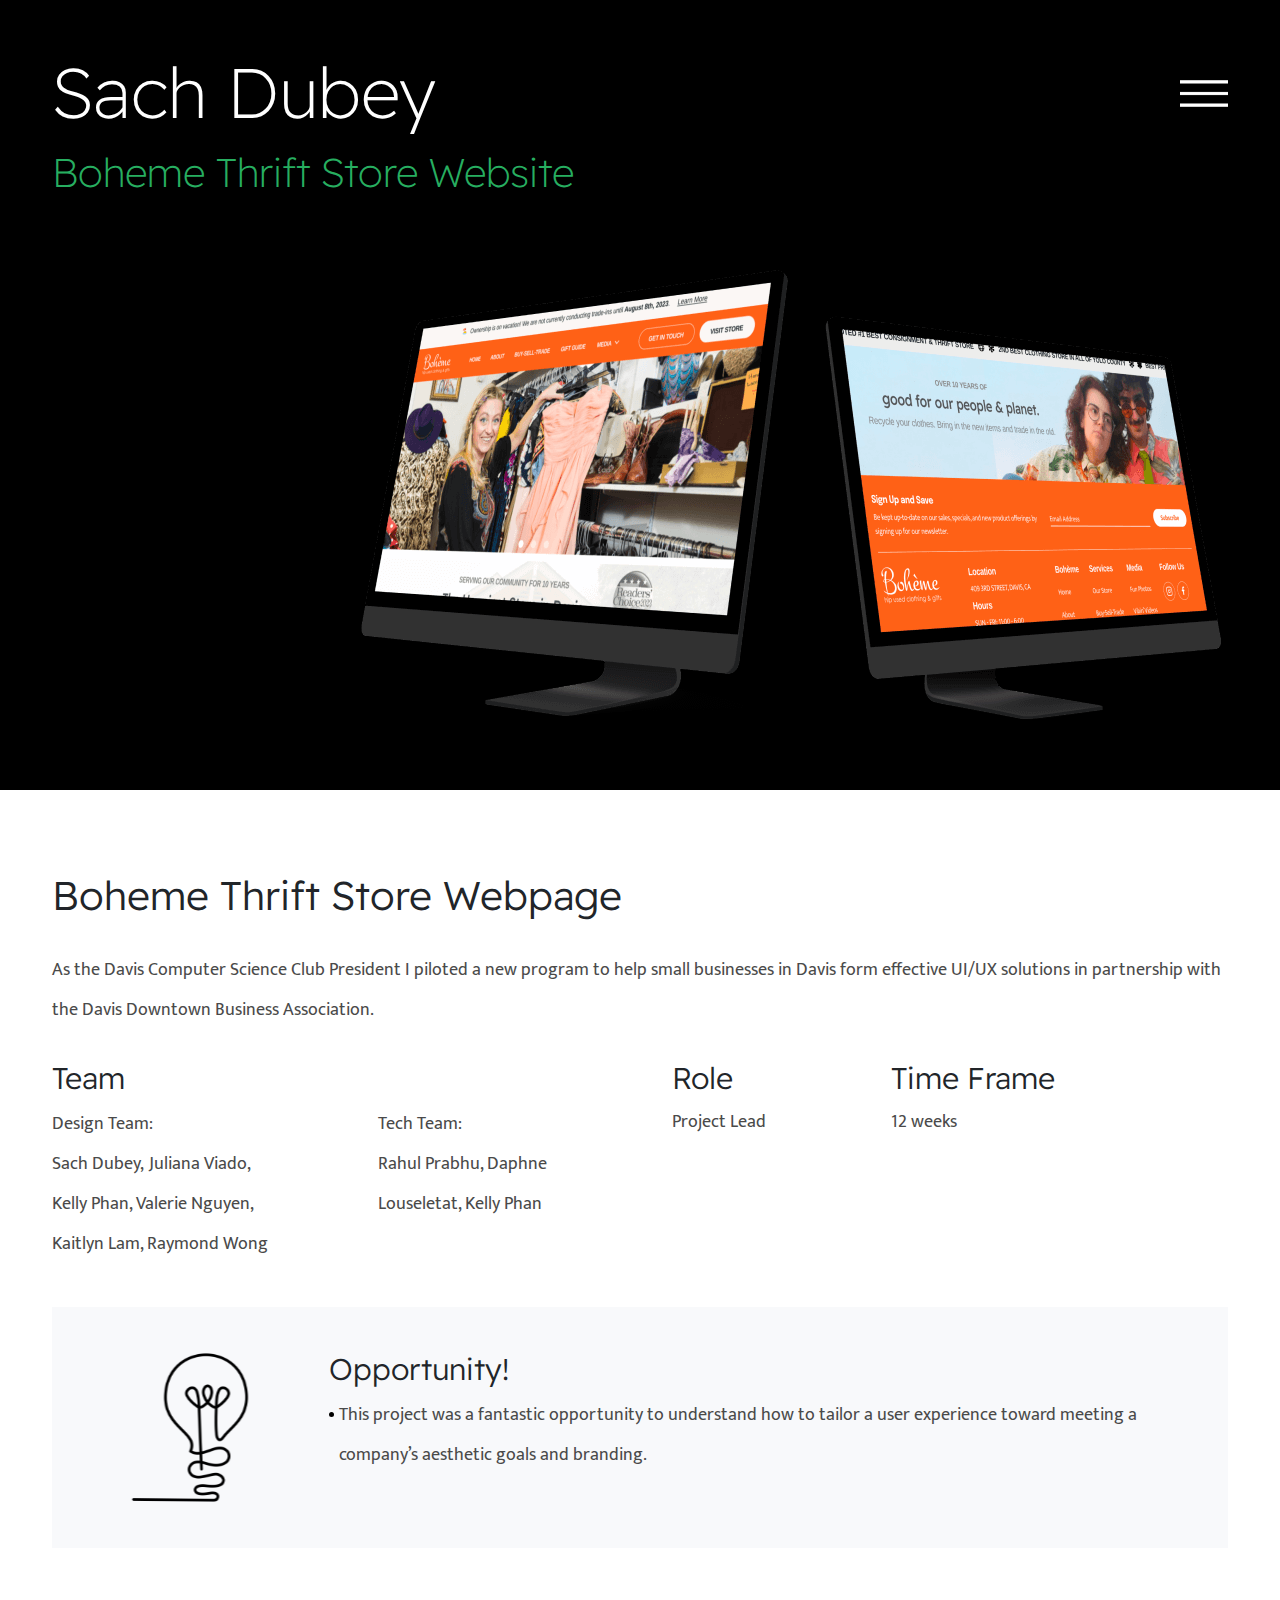
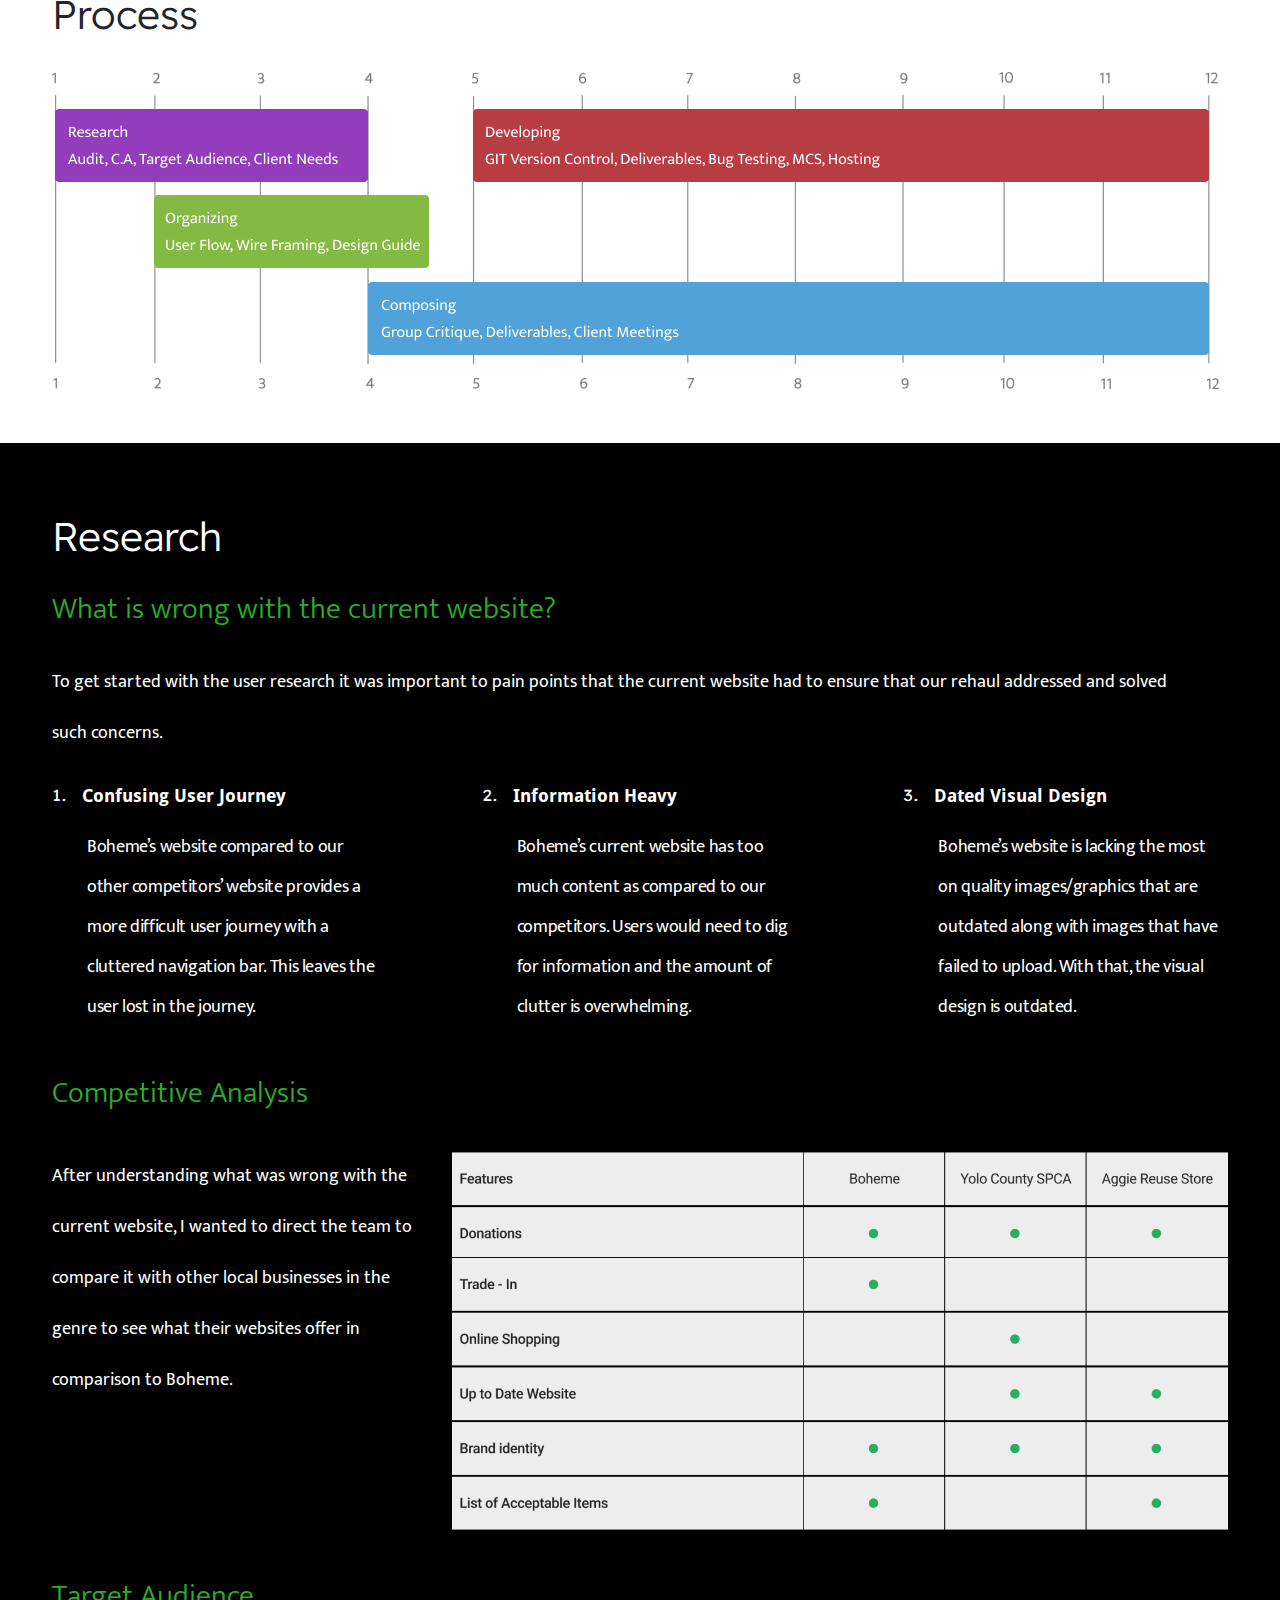
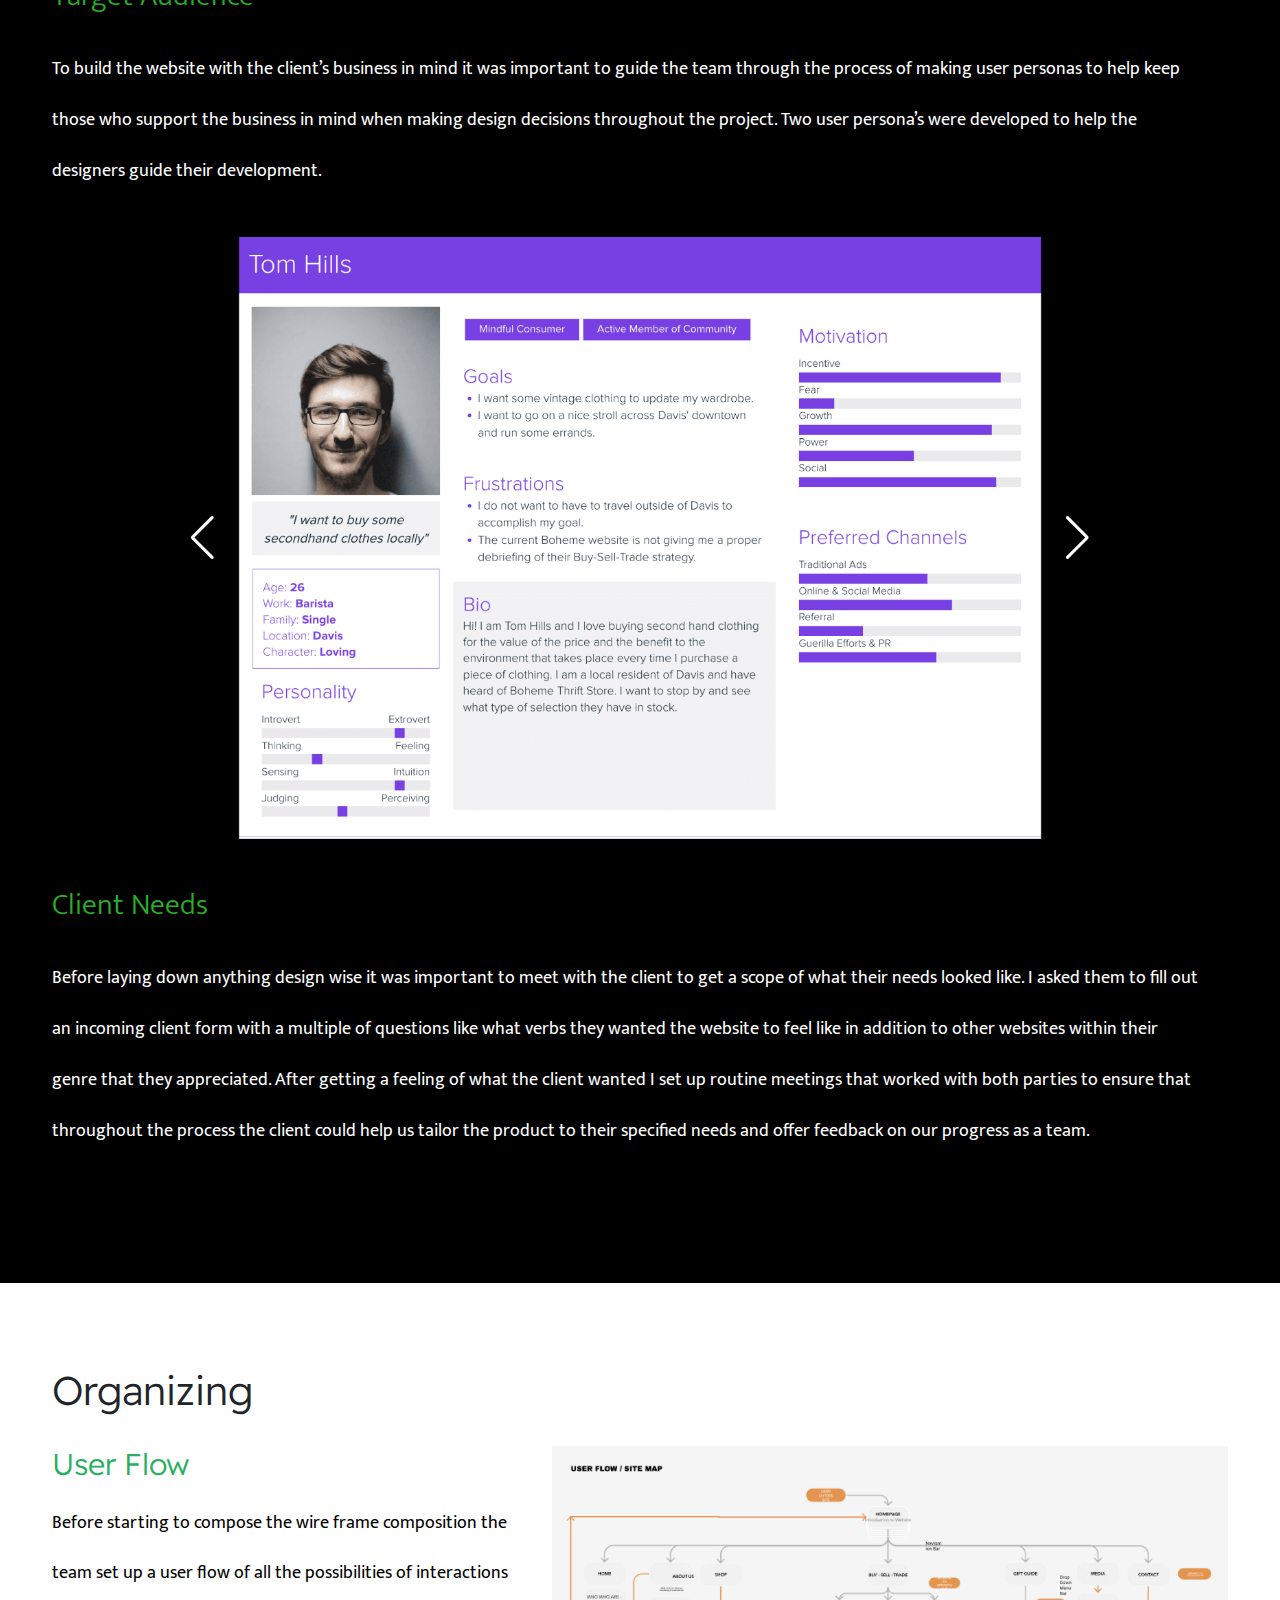
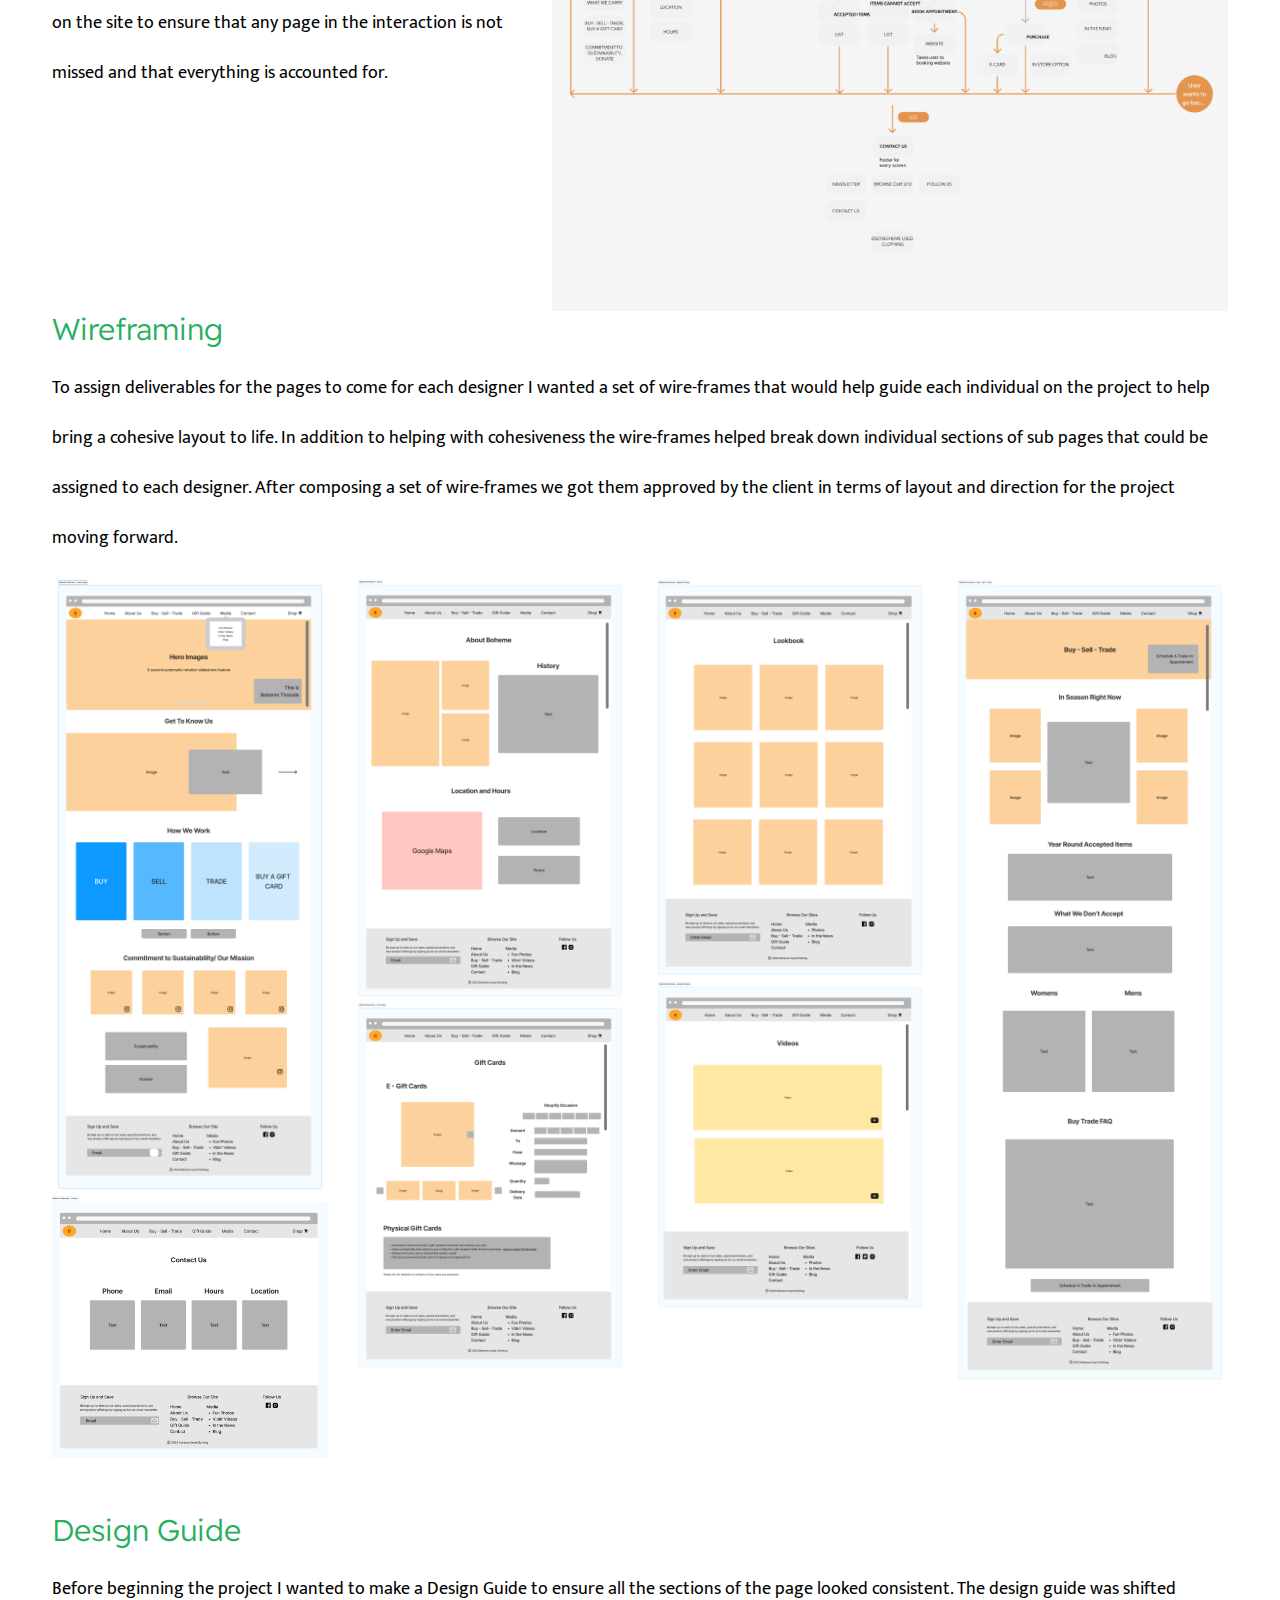
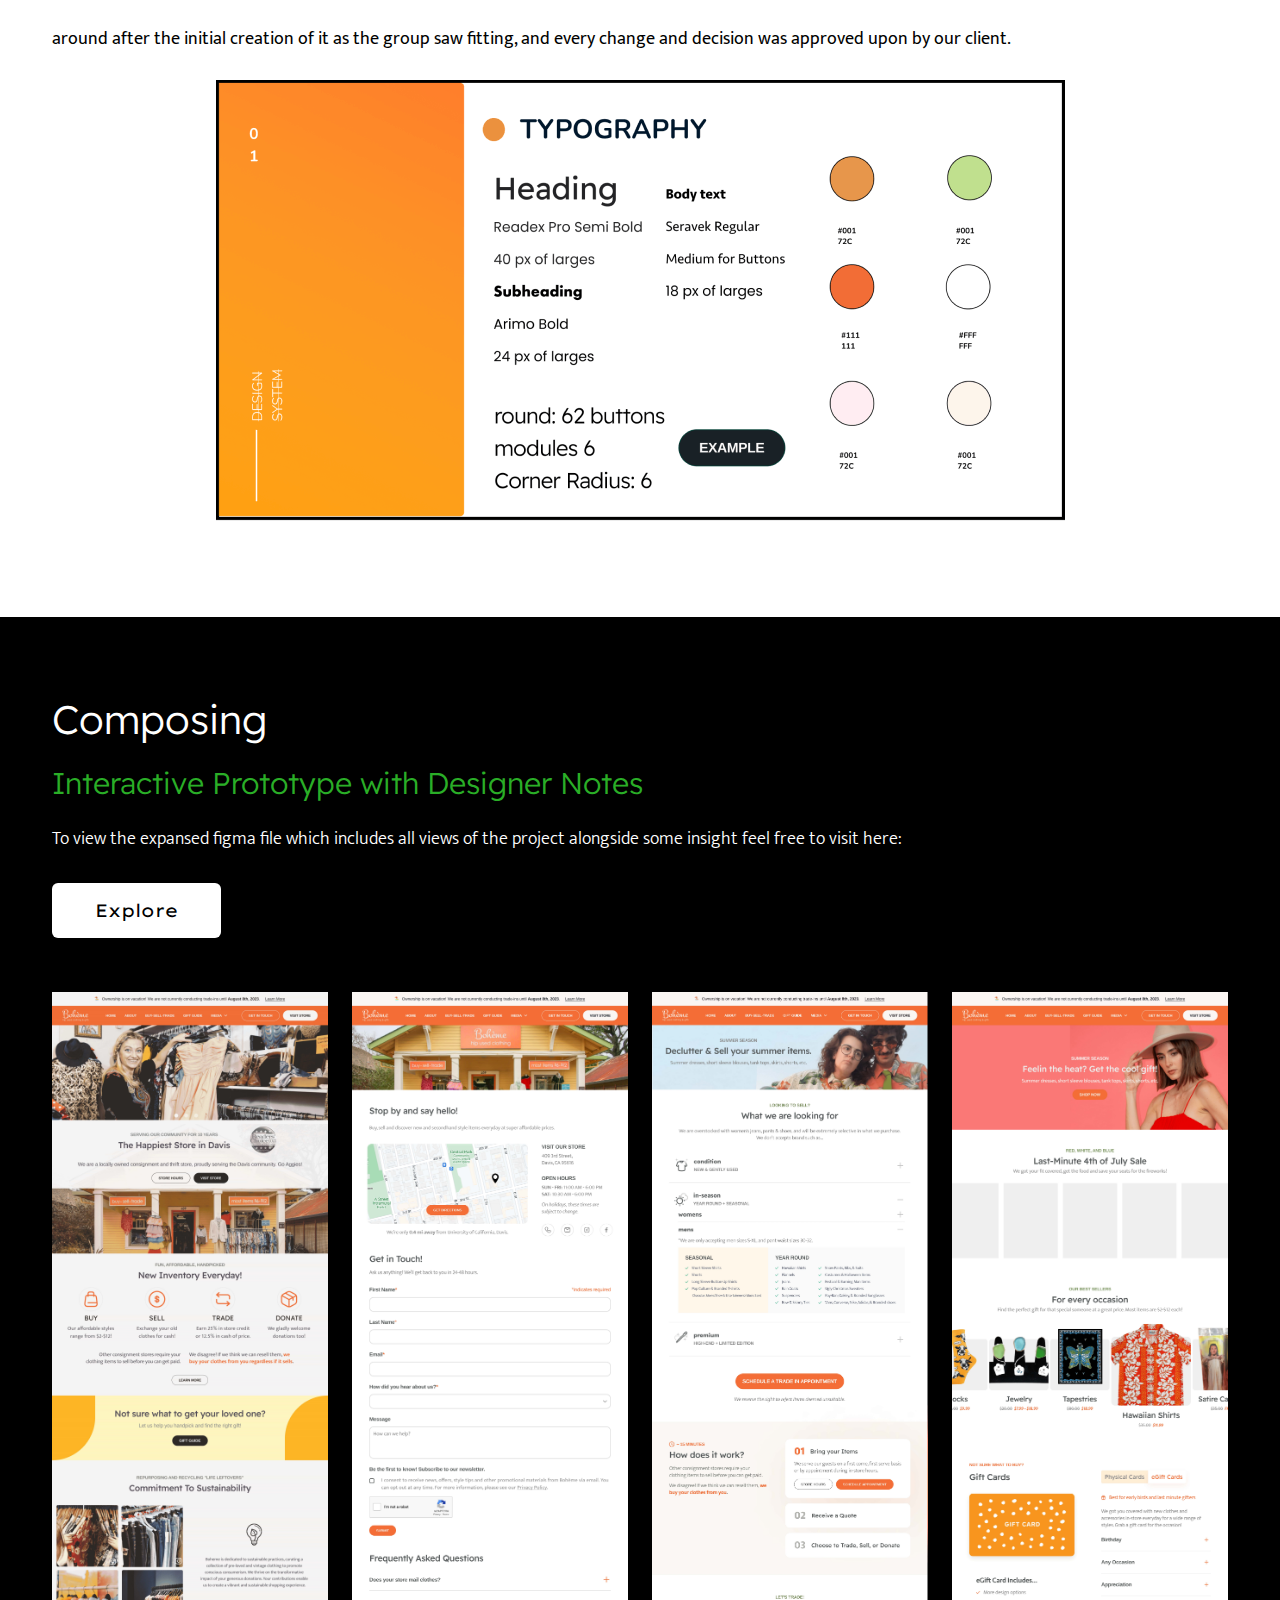
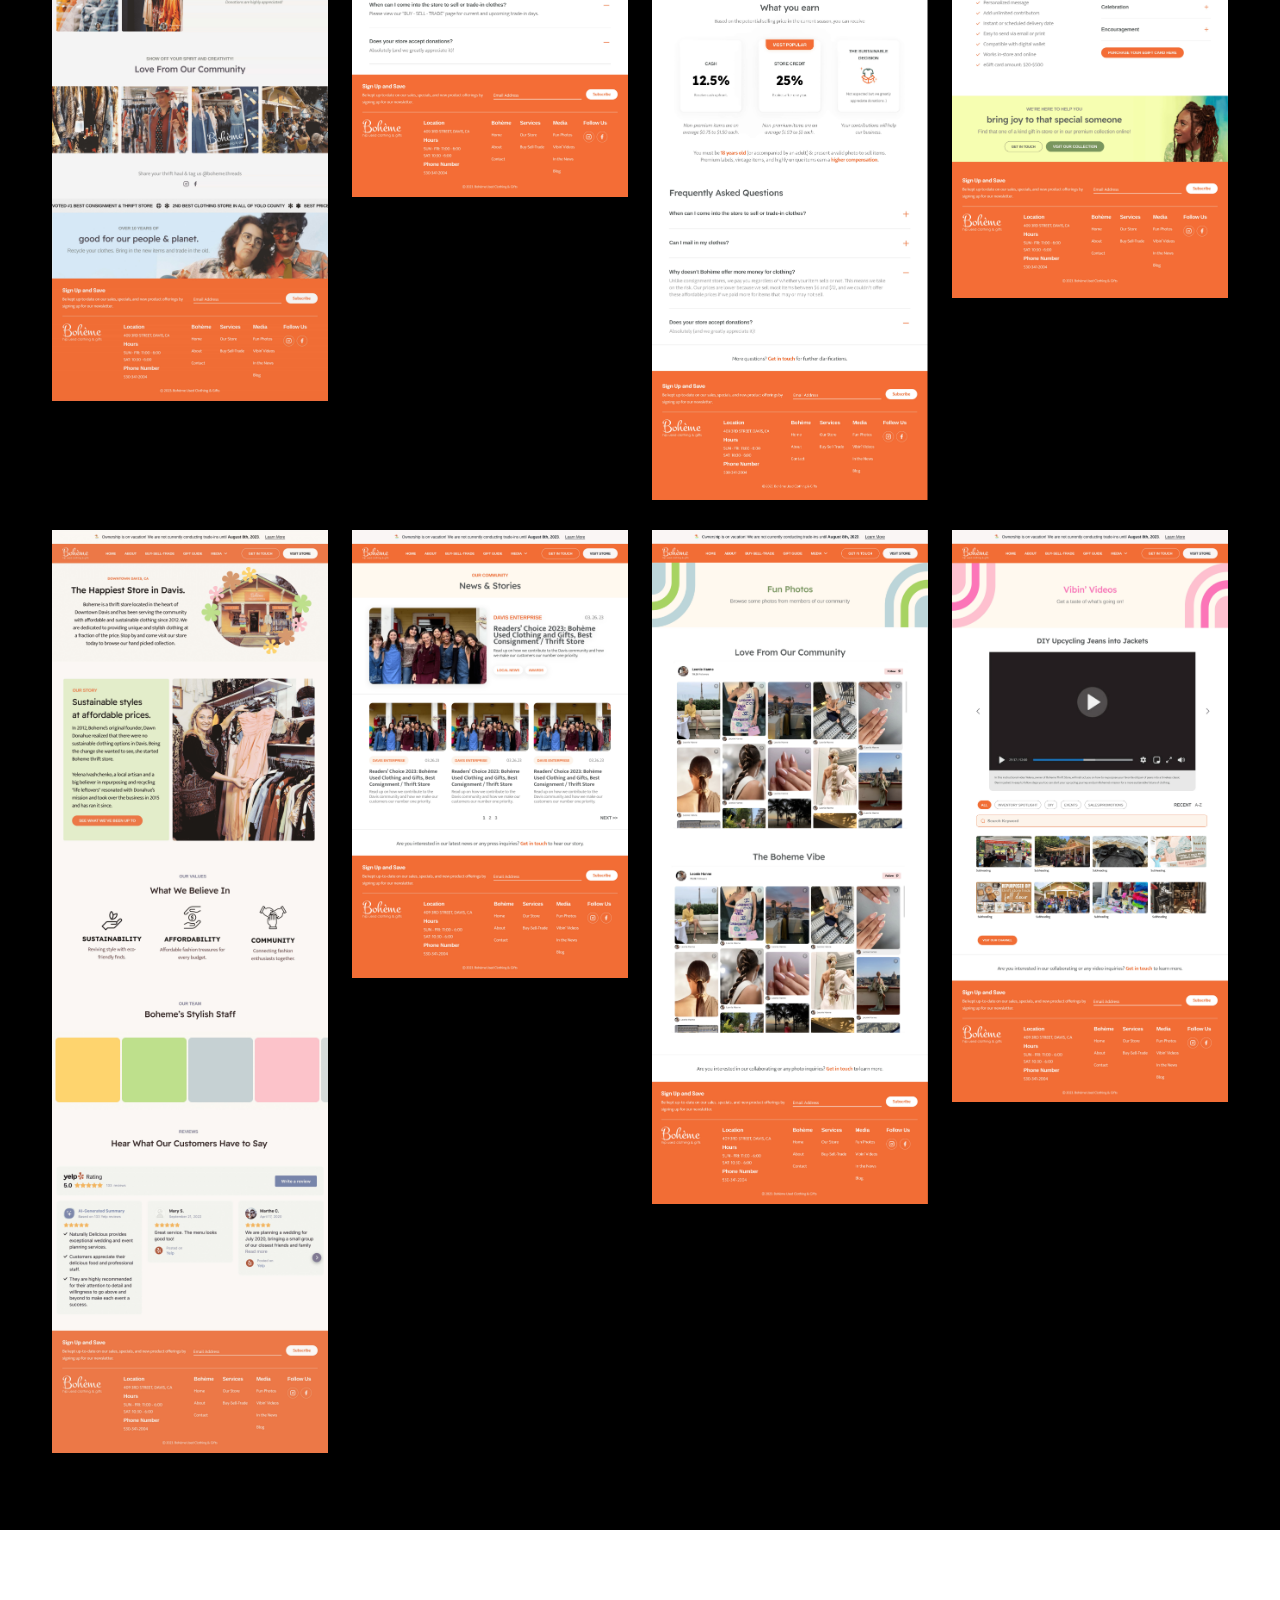
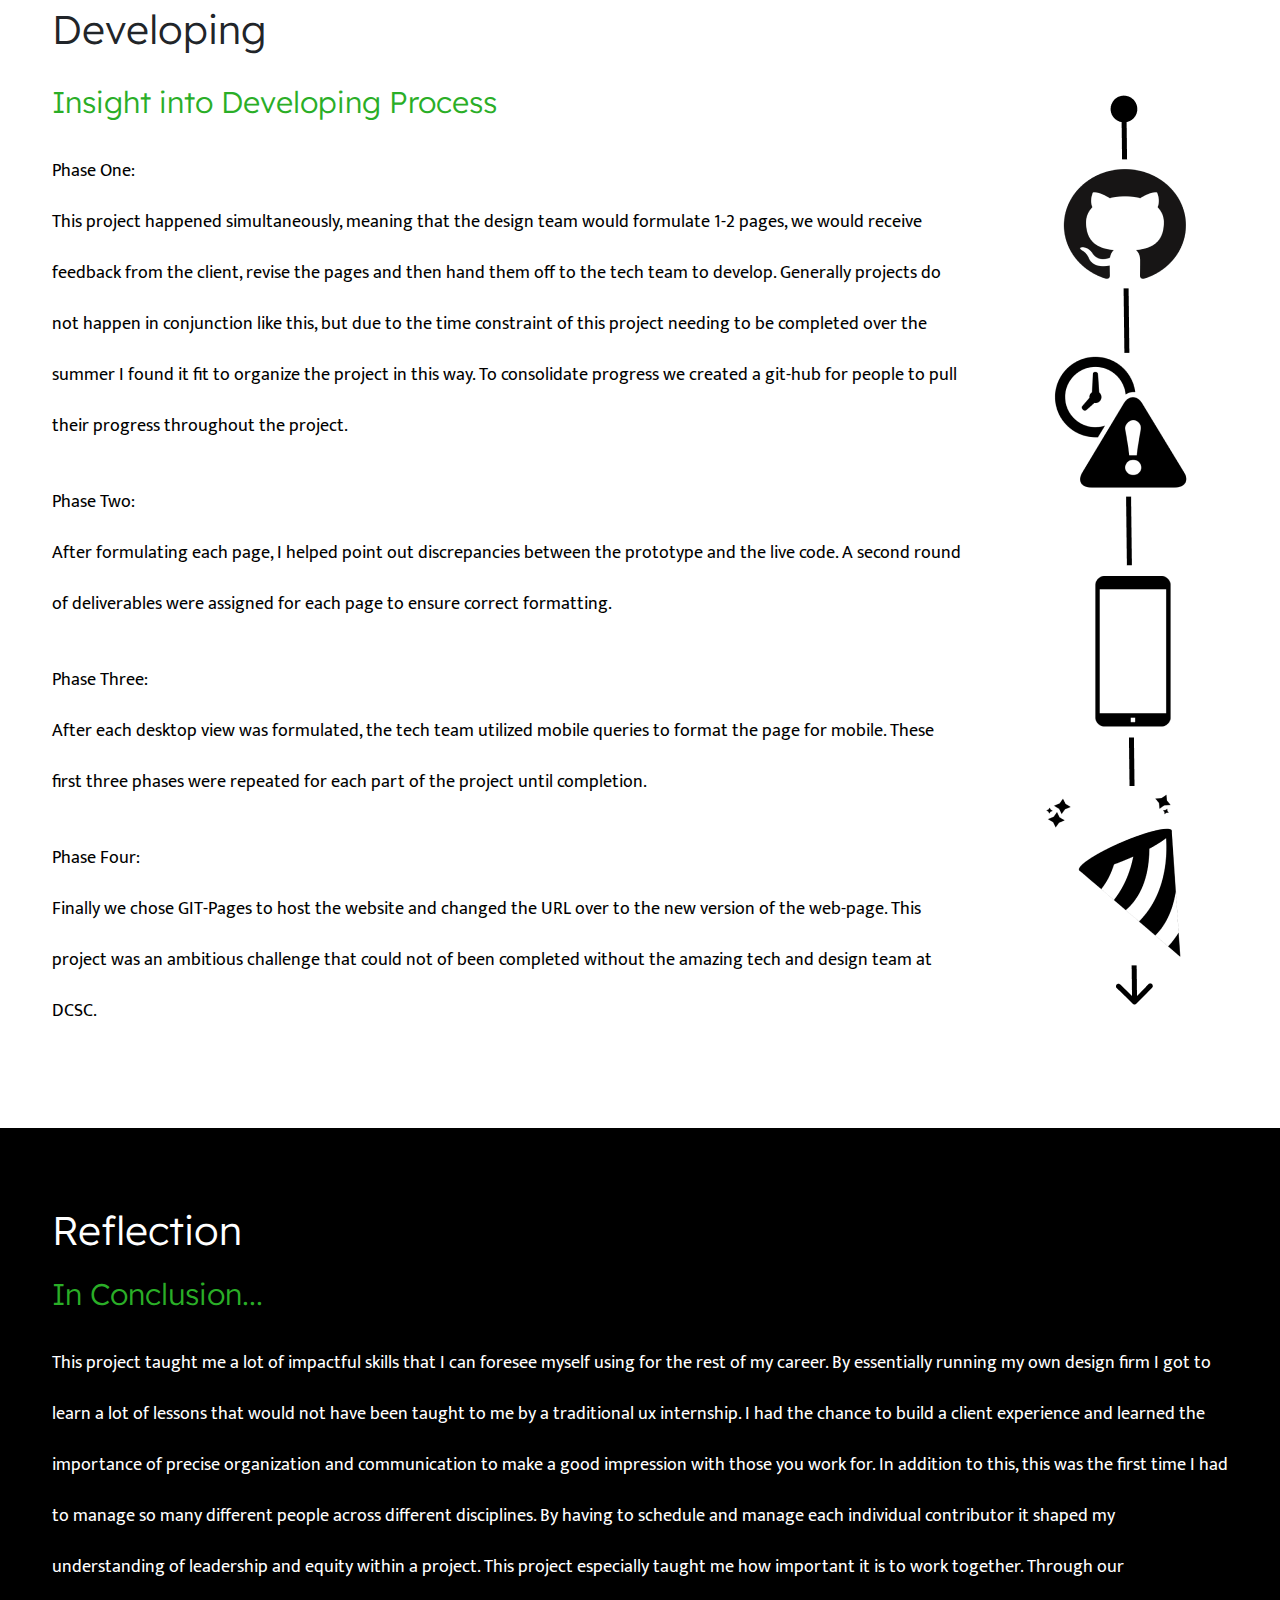
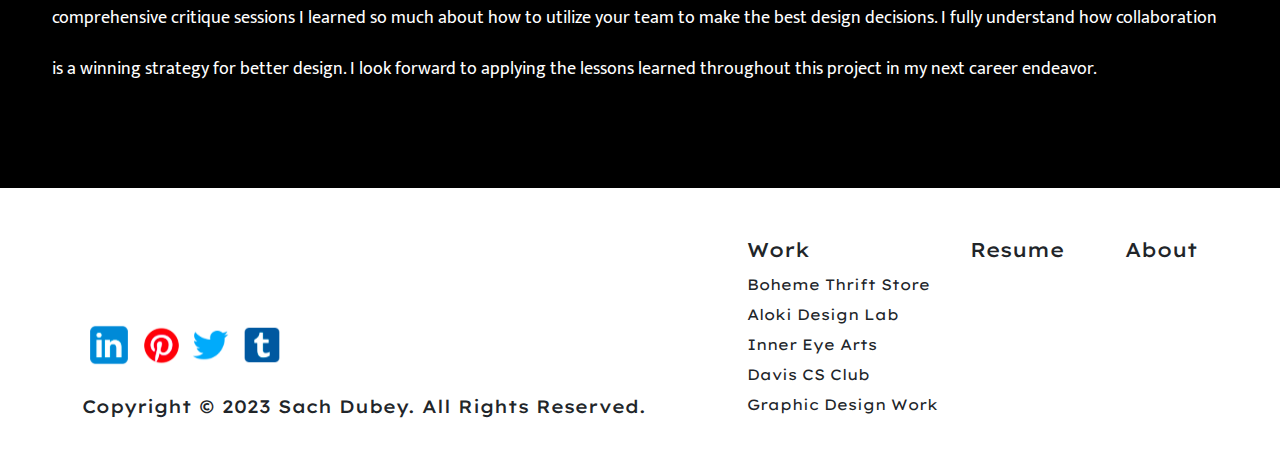
<file: Boheme-Case-Study.html>
<!doctype html>
<html class="no-js" lang="">
    <head>
        <meta charset="utf-8">
        <meta http-equiv="x-ua-compatible" content="ie=edge">
        <title>Boheme Case Study</title>
        <meta name="description" content="">
        <meta name="viewport" content="width=device-width, initial-scale=1"> 
		<link rel="shortcut icon" type="image/x-icon" href="assets/img/fav.png">
        <!-- Place favicon.ico in the root directory -->
        
		<!-- CSS here -->
        <link rel="stylesheet" href="assets/css/swiper-bundle.min.css">
        <link rel="stylesheet" href="assets/css/magnific-popup.css">
        <link rel="stylesheet" href="assets/css/bootstrap.min.css">
        <link rel="stylesheet" href="assets/css/owl.carousel.min.css"> 
        <link rel="stylesheet" href="assets/css/style.css">
        <link rel="stylesheet" href="assets/css/responsive.css">
    </head>
    <body>

       
    <!-- mobile-menu START -->
    <div class=" menus">
        <a href="#" class="bars nav_btn"><svg class="bi bi-x" width="1em" height="1em" viewBox="0 0 16 16" fill="currentColor" xmlns="http://www.w3.org/2000/svg">
            <path fill-rule="evenodd" d="M11.854 4.146a.5.5 0 010 .708l-7 7a.5.5 0 01-.708-.708l7-7a.5.5 0 01.708 0z" clip-rule="evenodd"/>
            <path fill-rule="evenodd" d="M4.146 4.146a.5.5 0 000 .708l7 7a.5.5 0 00.708-.708l-7-7a.5.5 0 00-.708 0z" clip-rule="evenodd"/>
        </svg></a> 
        <nav> 
            <ul class="m_manu">
                <li><a href="index.html">Home</a></li>
                <li><a href="about.html">About</a></li>
                <li><a  href="assets/img/Sach-Dubey-Resume.pdf" target="_blank">Resume</a></li>
                <li><a href="#">Case Study</a></li>
            </ul>
            <ul class="s_menu">
                <li><a href="Boheme-Case-Study.html" >Boheme Thrift Store</a></li>
                <li><a href="Aloki-Case-Study.html" >Aloki Contact Page</a></li>
                <li><a href="Inner-Eye-Arts.html" >Inner Eye Arts</a></li>
                <li><a href="Davis-CS-Club.html" >Davis CS Club</a></li>
                <li><a href="Graphic-Design.html" >Graphic Design Work</a></li>
            </ul>
        </nav> 
    </div> 
    <!-- mobile-menu End -->


    <main class="h3_color sach_page cont-12">
        

        <!--------- Section START ---------->
        <section class="aloki-hero">
            <div class="container">
                <div class="row">
                    <div class="col-6">
                        <div class="aloki_text btsw">
                            <h1>Sach Dubey </h1>
                            <span>Boheme Thrift Store Website </span>
                        </div>
                    </div>
                    <div class="col-6">
                        <div class="aloki_nav">
                            <div class="bar">
                                <a class=" siteBar-btn" id="nvBtn" href="#">
                                    <img src="assets/img/hamburger.svg" alt="">
                                </a>
                            </div>
                        </div>
                    </div>
                    <div class="col-lg-12">
                        <div class="aloki_img">
                            <i>
                                <img src="assets/img/hero_imgs-3.png" alt="">
                            </i>
                        </div>
                    </div>
                </div>
            </div>
        </section>
        <!--------- Section End ---------->


        <!--------- Arts Start ---------->
        <section class="such_dubey_art">
            <div class="container">
                <div class="art_wrap">
                    <div class="title">
                        <h2>Boheme Thrift Store Webpage</h2>
                    </div>
                    <div class="art_title">
                        <p>As the Davis Computer Science Club President I piloted a new program to help small businesses in Davis form effective UI/UX solutions in partnership with the Davis Downtown Business Association.</p>
                        <div class="art_roles">
                            <div class="art_role">
                                <h5>Team</h5>
                                <div class="art_role_list">
                                    <ul>
                                        <li>Design Team:</li>
                                        <li class="dfx">Sach Dubey,<div class="spc"></div>  Juliana Viado,</li>
                                        <li>Kelly Phan, Valerie Nguyen,</li>
                                        <li>Kaitlyn Lam, Raymond Wong</li>
                                    </ul>
                                    <ul>
                                        <li>Tech Team:</li>
                                        <li>Rahul Prabhu, Daphne</li>
                                        <li>Louseletat, Kelly Phan</li>
                                    </ul>
                                </div>
                            </div>

                            <div class="art_role">
                                <h5>Role</h5>
                                <span>Project Lead</span>
                            </div>
                            <div class="art_role">
                                <h5>Time Frame</h5>
                                <span>12 weeks</span>
                            </div>
                        </div>
                          
                        <div class="opportunity">
                            <img src="assets/img/light.svg" alt="">
                            <div class="opportunity_content">
                                <h5>Opportunity!</h5>
                                <p>This project was a fantastic opportunity to understand how to tailor a user experience toward meeting a company’s aesthetic goals and branding.  </p>
                            </div>
                        </div>
                    </div>
                </div>
            </div>
        </section>
        <!--------- Arts End ---------->

        <!--------- Process Start ---------->
        <section class="such_dubey_process">
            <div class="container">
                <div class="process__wrap">
                    <div class="title">
                        <h2>Process</h2>
                    </div>
                    <div class="process_img">
                        <a href="assets/img/process_img-2.png" class="popUp">
                            <img src="assets/img/process_img-2.png" alt="">
                        </a>
                    </div>
                </div>
            </div>
        </section>
        <!--------- Process End ---------->



        <!--------- Research Start ---------->
        <section class="such_dubey_research">
            <div class="container">
                <div class="research_wrap">
                    <div class="title ">
                        <h2 class="text-white">Research</h2>
                    </div>
                    <div class="row">
                        <div class="col-lg-12">
                            <div class="analysis_content mb-4">
                                <h4>What is wrong with the current website?</h4>
                                <p class="para mb-0">      
                                    To get started with the user research it was important to pain points that the current website had to ensure that our rehaul addressed and solved such concerns. 
                                </p>

                            </div>
                        </div>
                        <div class="col-lg-12">
                            <div class="site_list">
                                <ul>
                                    <li><span>1.</span> <b>Confusing User Journey</b></li>
                                    <li>
                                        <p>Boheme’s website compared to our other competitors’ website provides a more difficult user journey with a cluttered navigation bar. This leaves the user lost in the journey.</p>
                                    </li>
                                </ul>
                                <ul>
                                    <li><span>2.</span> <b>Information Heavy</b></li>
                                    <li>
                                        <p>Boheme’s current website has too much content as compared to our competitors. Users would need to dig for information and the amount of clutter is overwhelming.</p>
                                    </li>
                                </ul>
                                <ul>
                                    <li><span>3.</span> <b>Dated Visual Design</b></li>
                                    <li>
                                        <p>Boheme’s website is lacking the most on quality images/graphics that are outdated along with images that have failed to upload. With that, the visual design is outdated.</p>
                                    </li>
                                </ul>
                            </div>
                        </div>
                    </div>
                    <div class="row my-5">
                        <div class="col-lg-12">
                            <div class="analysis_content">
                                <h4>Competitive Analysis</h4>
                            </div>
                        </div>
                        <div class="col-lg-4">
                            <div class="analysis_content">
                                <p class="para ">After understanding what was wrong with the current website, I wanted to direct the team to compare it with other local businesses in the genre to see what their websites offer in comparison to Boheme. </p>
                            </div>
                        </div>
                        <div class="col-lg-8">
                            <div class="analysis_img">
                                <i>
                                    <img src="assets/img/analysis_content-2.png" alt="">
                                </i>
                            </div>
                        </div>
                    </div>
                    <div class="row">
                        <div class="col-lg-12">
                            <div class="analysis_content">
                                <h4>Target Audience</h4>
                                <p class="para">To build the website with the client’s business in mind it was important to guide the team through the process of making user personas to help keep those who support the business in mind when making design decisions throughout the project. Two user persona’s were developed to help the designers guide their development. </p>
                            </div>
                        </div>
                        <div class="col-lg-12 d-none">
                            
                            <div class="analysis_slider owl-carousel arrow_center">
                                <a href="assets/img/audience-1.png" class=" popUp">
                                    <img src="assets/img/audience-1.png" alt="">
                                </a>
                                <a href="assets/img/audience-2.png" class=" popUp">
                                    <img src="assets/img/audience-2.png" alt="">
                                </a>
                            </div>
                        </div>

                        <div class="col-lg-12">
                            <div class="swiper BHswiper">
                                <div class="swiper-wrapper">
                                    <a href="assets/img/audience-1.png" class="swiper-slide popUp">
                                        <img src="assets/img/audience-1.png" alt="">
                                    </a>
                                    <a href="assets/img/audience-2.png" class="swiper-slide popUp">
                                        <img src="assets/img/audience-2.png" alt="">
                                    </a>
                                </div>
                                <div class="swiper-button-prev"></div>
                                <div class="swiper-button-next"></div>
                            </div>
                        </div>
                    </div>
                    <div class="row mt-2 mt-md-4 mt-lg-5">
                        <div class="col-lg-12">
                            <div class="analysis_content">
                                <h4>Client Needs</h4>
                                <p class="para">Before laying down anything design wise it was important to meet with the client to get a scope of what their needs looked like. I asked them to fill out an incoming client form with a multiple of questions like what verbs they wanted the website to feel like in addition to other websites within their genre that they appreciated. After getting a feeling of what the client wanted I set up routine meetings that worked with both parties to ensure that throughout the process the client could help us tailor the product to their specified needs and offer feedback on our progress as a team.  </p>
                            </div>
                        </div>
                    </div>
                </div>
            </div>
        </section>
        <!--------- Research End ---------->


        <!--------- Section START ---------->
        <section class="Ideation-area">
            <div class="container">
                <div class="row">
                    <div class="col-lg-12 mb-2 mb-md-4">
                        <h1>Organizing</h1>
                    </div>
                    <div class="col-lg-5">
                        <div class="Ideation_content">
                            <h3>User Flow</h3>
                            <p>Before starting to compose the wire frame composition the team set up a user flow of all the possibilities of interactions on the site to ensure that any page in the interaction is not missed and that everything is accounted for. </p>
                        </div>
                    </div>
                    <div class="col-lg-7 text-right">
                        <div class="Ideation_img">
                            <img src="assets/img/organ-1.png" alt="">
                        </div>
                    </div>
                    <div class="col-lg-12">
                        <div class="Ideation_content">
                            <h3>Wireframing</h3>
                            <p>To assign deliverables for the pages to come for each designer I wanted a set of wire-frames that would help guide each individual on the project to help bring a cohesive layout to life. In addition to helping with cohesiveness the wire-frames helped break down individual sections of sub pages that could be assigned to each designer. After composing a set of wire-frames we got them approved by the client in terms of layout and direction for the project moving forward.  </p>
                            
                        </div>
                    </div>
                </div>
                <div class=" m-slider-wrp">
                    <div class="row m-slider  d-none d-md-flex">
                        <div class="col-lg-3 col-md-6">
                            <div class="Wireframing_img ">
                                <a href="assets/img/Frame-1.png" class="popUp">
                                    <img src="assets/img/Frame-1.png" alt="">
                                </a>
                                <a href="assets/img/Frame-2.png" class="popUp">
                                    <img src="assets/img/Frame-2.png" alt="">
                                </a>
                            </div>
                        </div>
                        <div class="col-lg-3 col-md-6">
                            <div class="Wireframing_img">
                                <a href="assets/img/Frame-3.png" class="popUp">
                                    <img src="assets/img/Frame-3.png" alt="">
                                </a>
                                <a href="assets/img/Frame-4.png" class="popUp">
                                    <img src="assets/img/Frame-4.png" alt="">
                                </a>
                            </div>
                        </div>
                        <div class="col-lg-3 col-md-6">
                            <div class="Wireframing_img">
                                <a href="assets/img/Frame-5.png" class="popUp">
                                    <img src="assets/img/Frame-5.png" alt="">
                                </a>
                                <a href="assets/img/Frame-6.png" class="popUp">
                                    <img src="assets/img/Frame-6.png" alt="">
                                </a>
                            </div>
                        </div>
                        <div class="col-lg-3 col-md-6">
                            <div class="Wireframing_img">
                                <a href="assets/img/Frame-7.png" class="popUp">
                                    <img src="assets/img/Frame-7.png" alt="">
                                </a>
                            </div>
                        </div>
                    </div>
                    <div class="d-block d-md-none">
                        <div class=" m-slider-owl wife_s owl-carousel arrow_center">
                            <div class="">
                                <div class="Wireframing_img ">
                                    <a href="assets/img/Frame-1.png" class="popUp">
                                        <img src="assets/img/Frame-1.png" alt="">
                                    </a>
                                </div>
                            </div>
                            <div class="">
                                <div class="Wireframing_img ">
                                    <a href="assets/img/Frame-2.png" class="popUp">
                                        <img src="assets/img/Frame-2.png" alt="">
                                    </a>
                                </div>
                            </div>
                            <div class="">
                                <div class="Wireframing_img">
                                    <a href="assets/img/Frame-3.png" class="popUp">
                                        <img src="assets/img/Frame-3.png" alt="">
                                    </a>
                                </div>
                            </div>
                            <div class="">
                                <div class="Wireframing_img">
                                    <a href="assets/img/Frame-4.png" class="popUp">
                                        <img src="assets/img/Frame-4.png" alt="">
                                    </a>
                                </div>
                            </div>
                            <div class="">
                                <div class="Wireframing_img">
                                    <a href="assets/img/Frame-5.png" class="popUp">
                                        <img src="assets/img/Frame-5.png" alt="">
                                    </a>
                                </div>
                            </div>
                            <div class="">
                                <div class="Wireframing_img">
                                    <a href="assets/img/Frame-6.png" class="popUp">
                                        <img src="assets/img/Frame-6.png" alt="">
                                    </a>
                                </div>
                            </div>
                            <div class="">
                                <div class="Wireframing_img">
                                    <a href="assets/img/Frame-7.png" class="popUp">
                                        <img src="assets/img/Frame-7.png" alt="">
                                    </a>
                                </div>
                            </div>
                        </div>
                    </div>
                </div>
                <div class="row">
                    
                    <div class="col-lg-12 mt-5">
                        <div class="Ideation_content">
                            <h3>Design Guide</h3>
                            <p>Before beginning the project I wanted to make a Design Guide to ensure all the sections of the page looked consistent. The design guide was shifted around after the initial creation of it as the group saw fitting, and every change and decision was approved upon by our client.   </p>
                            <i>
                                <img src="assets/img/Ideation-5.png" alt="">
                            </i>
                        </div>
                    </div>
                </div>
            </div>
        </section>
        <!--------- Section End ---------->



        <!--------- Section START ---------->
        <section class="Composing-area">
            <div class="container">
                <div class="row">
                    <div class="col-lg-12">
                        <div class="Composing_content mb-4">
                            <h1>Composing</h1>
                            <h3>Interactive Prototype with Designer Notes</h3>
                            
                        </div>
                    </div>
                    
                    <div class="col-lg-12 mb-5 mb-md-4">
                        <div class="comp-slider_text">
                            <p>To view the expansed figma file which includes all views of the project alongside some insight feel free to visit here: 
                            </p>
                            <a  href="https://www.figma.com/file/lEjIJun7EamdTV0Z262vIk/Boheme-Project-Viewing?type=design&node-id=0%3A1&mode=design&t=mJ0Jt0MZMnYQrzAE-1" class="thm_btn">Explore</a>
                        </div>
                    </div>
                    <!-- <div class="col-lg-12">
                        <div class="Composing_content mb-0">
                            <h1>Insight</h1>
                            <h3>Some Additional Things I Kept In Mind</h3>
                            <ul>
                                <li> Page Hierarchy - knowing the sequential order in which I wanted to display the different categories of contact was important to making a page with Aloki’s priorities as a company in mind</li>
                                <li>Error Checking - What if someone tries to submit an empty form? I made sure to put error checking in case of this mistake.</li>
                                <li>Thank you/Confirmation - Speaking from personal experience I hate submitting a form and not getting any confirmation or indication I made an impact. I ensured to thank the user for filling out the form in addition to giving them an estimate of when they would hear back.</li>
                            </ul>
                        </div>
                    </div> -->
                </div>
                <div class="row d-none d-md-flex">
                    <div class=" col-lg-3 col-md-4">
                        <a href="assets/img/comp-1.jpg" class="popUp">
                            <img src="assets/img/comp-1.jpg" alt="">
                        </a>
                    </div>
                    <div class=" col-lg-3 col-md-4">
                        <a href="assets/img/comp-1-1.jpg" class="popUp">
                        <img src="assets/img/comp-1-1.jpg" alt="">
                    </a>
                    </div>
                    <div class=" col-lg-3 col-md-4">
                        <a href="assets/img/comp-1-2.jpg" class="popUp">
                        <img src="assets/img/comp-1-2.jpg" alt="">
                    </a>
                    </div>
                    <div class=" col-lg-3 col-md-4">
                        <a href="assets/img/comp-1-3.jpg" class="popUp">
                        <img src="assets/img/comp-1-3.jpg" alt="">
                    </a>
                    </div>
                    <div class=" col-lg-3 col-md-4">
                        <a href="assets/img/comp-1-4.jpg" class="popUp">
                        <img src="assets/img/comp-1-4.jpg" alt="">
                    </a>
                    </div>
                    <div class=" col-lg-3 col-md-4">
                        <a href="assets/img/comp-1-5.jpg" class="popUp">
                        <img src="assets/img/comp-1-5.jpg" alt="">
                    </a>
                    </div>
                    <div class=" col-lg-3 col-md-4">
                        <a href="assets/img/comp-1-6.jpg" class="popUp">
                        <img src="assets/img/comp-1-6.jpg" alt="">
                    </a>
                    </div>
                    <div class=" col-lg-3 col-md-4">
                        <a href="assets/img/comp-1-7.jpg" class="popUp">
                        <img src="assets/img/comp-1-7.jpg" alt="">
                    </a>
                    </div>
                </div>
                <div class="row">
                    <div class="col-lg-12 d-block d-md-none">
                        <div class="comp-slider mmt owl-carousel arrow_center">
                            <div class="">
                                <img src="assets/img/comp-1.jpg" alt="">
                            </div>
                            <div class="">
                                <img src="assets/img/comp-1-1.jpg" alt="">
                            </div>
                            <div class="">
                                <img src="assets/img/comp-1-2.jpg" alt="">
                            </div>
                            <div class="">
                                <img src="assets/img/comp-1-3.jpg" alt="">
                            </div>
                            <div class="">
                                <img src="assets/img/comp-1-4.jpg" alt="">
                            </div>
                            <div class="">
                                <img src="assets/img/comp-1-5.jpg" alt="">
                            </div>
                            <div class="">
                                <img src="assets/img/comp-1-6.jpg" alt="">
                            </div>
                            <div class="">
                                <img src="assets/img/comp-1-7.jpg" alt="">
                            </div>
                        </div>
                    </div>
                </div>
            </div>
        </section>
        <!--------- Section End ---------->
       
        
        


        <!--------- Section START ---------->
        <section class="Reflection-area">
            <div class="container">
                <div class="row">
                    <div class="col-lg-9">
                        <div class="Reflection_content">
                            <h1>Developing</h1>
                            <h3>Insight into Developing Process</h3>
                            <p>
                                Phase One: <br>
                                This project happened simultaneously, meaning that the design team would formulate 1-2 pages, we would receive feedback from the client, revise the pages and then hand them off to the tech team to develop. Generally projects do not happen in conjunction like this, but due to the time constraint of this project needing to be completed over the summer I found it fit to organize the project in this way. To consolidate progress we created a git-hub for people to pull their progress throughout the project. 
                                

                            </p>
                            <p>
                                Phase Two: <br>
                                After formulating each page, I helped point out discrepancies between the prototype and the live code. A second round of deliverables were assigned for each page to ensure correct formatting.
                                

                            </p>
                            <p>
                                Phase Three: <br>
                                After each desktop view was formulated, the tech team utilized mobile queries to format the page for mobile. These first three phases were repeated for each part of the project until completion. 


                            </p>
                            <p>
                                Phase Four: <br>
                                Finally we chose GIT-Pages to host the website and changed the URL over to the new version of the web-page.  This project was an ambitious challenge that could not of been completed without the amazing tech and design team at DCSC. 

                            </p>
                        </div>
                    </div>
                    <div class="col-lg-3 ">
                        <div class=" Group-icon">
                            <img src="assets/img/Group-icon.png" alt="">
                        </div>
                    </div>
                </div>
            </div>
        </section>
        <!--------- Section End ---------->


        <!--------- Section START ---------->
        <section class="Composing-area">
            <div class="container">
                <div class="row">
                    <div class="col-lg-12">
                        <div class="Composing_content mb-0 Conclusion">
                            <h1>Reflection</h1>
                            <h3>In Conclusion...</h3>
                            <p class="para ">This project taught me a lot of impactful skills that I can foresee myself using for the rest of my career. By essentially running my own design firm I got to learn a lot of lessons that would not have been taught to me by a traditional ux internship. I had the chance to build a client experience and learned the importance of precise organization and communication to make a good impression with those you work for. In addition to this, this was the first time I had to manage so many different people across different disciplines. By having to schedule and manage each individual contributor it shaped my understanding of leadership and equity within a project. This project especially taught me how important it is to work together. Through our comprehensive critique sessions I learned so much about how to utilize your team to make the best design decisions. I fully understand how collaboration is a winning strategy for better design. I look forward to applying the lessons learned throughout this project in my next career endeavor. </p>
                        </div>
                    </div>
                </div>
            </div>
        </section>
        <!--------- Section End ---------->


    </main>

    
        <!--------- Section START ---------->
        <footer class="">
            <div class="container">
                <div class="row">
                    <div class="col-lg-6 col-xl-7 col-md-6">
                        <div class="home_fLeft">
                            <ul class="social-link">
                                <li><a  href="https://www.linkedin.com/in/sach-dubey-44ab42187/"><img src="assets/img/linkedin.svg" alt=""></a></li>
                                <li><a  href="https://www.pinterest.com/SachDubeyDesigns/"><img src="assets/img/printerest.svg" alt=""></a></li>
                                <li><a  href="https://twitter.com/saverobespierre"><img src="assets/img/twitter.svg" alt=""></a></li>
                                <li><a  href="https://www.tumblr.com/karmakulture"><img src="assets/img/t.svg" alt=""></a></li>
                            </ul>
                            <p>Copyright © 2023 Sach Dubey. All Rights Reserved. </p>
                        </div>
                    </div>
                    <div class="col-lg-6 col-xl-5 d-none d-lg-block">
                        <div class="footer_nav">
                            <ul>
                                <li><h5>Work </h5></li>
                                <li><a href="Boheme-Case-Study.html">Boheme Thrift Store</a></li>
                                <li><a href="Aloki-Case-Study.html">Aloki Design Lab</a></li>
                                <li><a href="Inner-Eye-Arts.html">Inner Eye Arts</a></li>
                                <li><a href="Davis-CS-Club.html">Davis CS Club</a></li>
                                <li><a href="Graphic-Design.html">Graphic Design Work</a></li>
                            </ul>
                            <ul>
                                <li><h5><a  href="assets/img/Sach-Dubey-Resume.pdf" target="_blank">Resume</a></h5></li>
                                <li></li>
                            </ul>
                            <ul>
                                <li><h5><a  href="about.html">About</a></h5></li>
                                <li></li>
                            </ul>
                        </div>
                    </div>
                    <div class="col-md-6 d-block d-lg-none">
                        <div class="footer_nav mobile">
                            <ul class="border-right">
                                <li><h5>Work </h5></li>
                                <li><a href="Boheme-Case-Study.html">Boheme Thrift Store</a></li>
                                <li><a href="Aloki-Case-Study.html">Aloki Design Lab</a></li>
                                <li><a href="Inner-Eye-Arts.html">Inner Eye Arts</a></li>
                                <li><a href="Davis-CS-Club.html">Davis CS Club</a></li>
                                <li><a href="Graphic-Design.html">Graphic Design Work</a></li>
                            </ul>
                            <ul>
                                <li><h5><a  href="assets/img/Sach-Dubey-Resume.pdf" target="_blank">Resume</a></h5></li>
                                <li><h5>About</h5></li>
                            </ul>
                        </div>
                    </div>
                </div>
            </div>
        </footer>
        <!--------- Section End ---------->


		<!-- JS here --> 
        <script src="assets/js/jquery-3.4.1.min.js"></script>
        <script src="assets/js/popper.min.js"></script>
        <script src="assets/js/bootstrap.min.js"></script>
        <script src="assets/js/jquery.magnific-popup.min.js"></script> 
        <script src="assets/js/owl.carousel.min.js"></script> 
        <script src="assets/js/swiper-bundle.min.js"></script> 
        <script src="assets/js/main.js"></script>
<script>



$(".m-slider-owl").owlCarousel({
    items: 1,
    loop: true,
    // margin: 38,
    nav: true,
    dot: false,
    autoHeight:true,
    navText: ['<img src="assets/img/left_angle.svg" alt="">','<img src="assets/img/angle_right.svg" alt="">']
  });

</script>

<script>
    const swiper = new Swiper('.swiper', {
        // Optional parameters
        direction: 'horizontal',
        slidesPerView: 1,
        loop: true,
        autoHeight: true,
        spaceBetween: 100,

        // If we need pagination
        pagination: {
            el: '.swiper-pagination',
        },

        // Navigation arrows
        navigation: {
            nextEl: '.swiper-button-next',
            prevEl: '.swiper-button-prev',
        },

        // And if we need scrollbar
        scrollbar: {
            el: '.swiper-scrollbar',
        },
    });     
</script>
    </body>
</html>
</file>
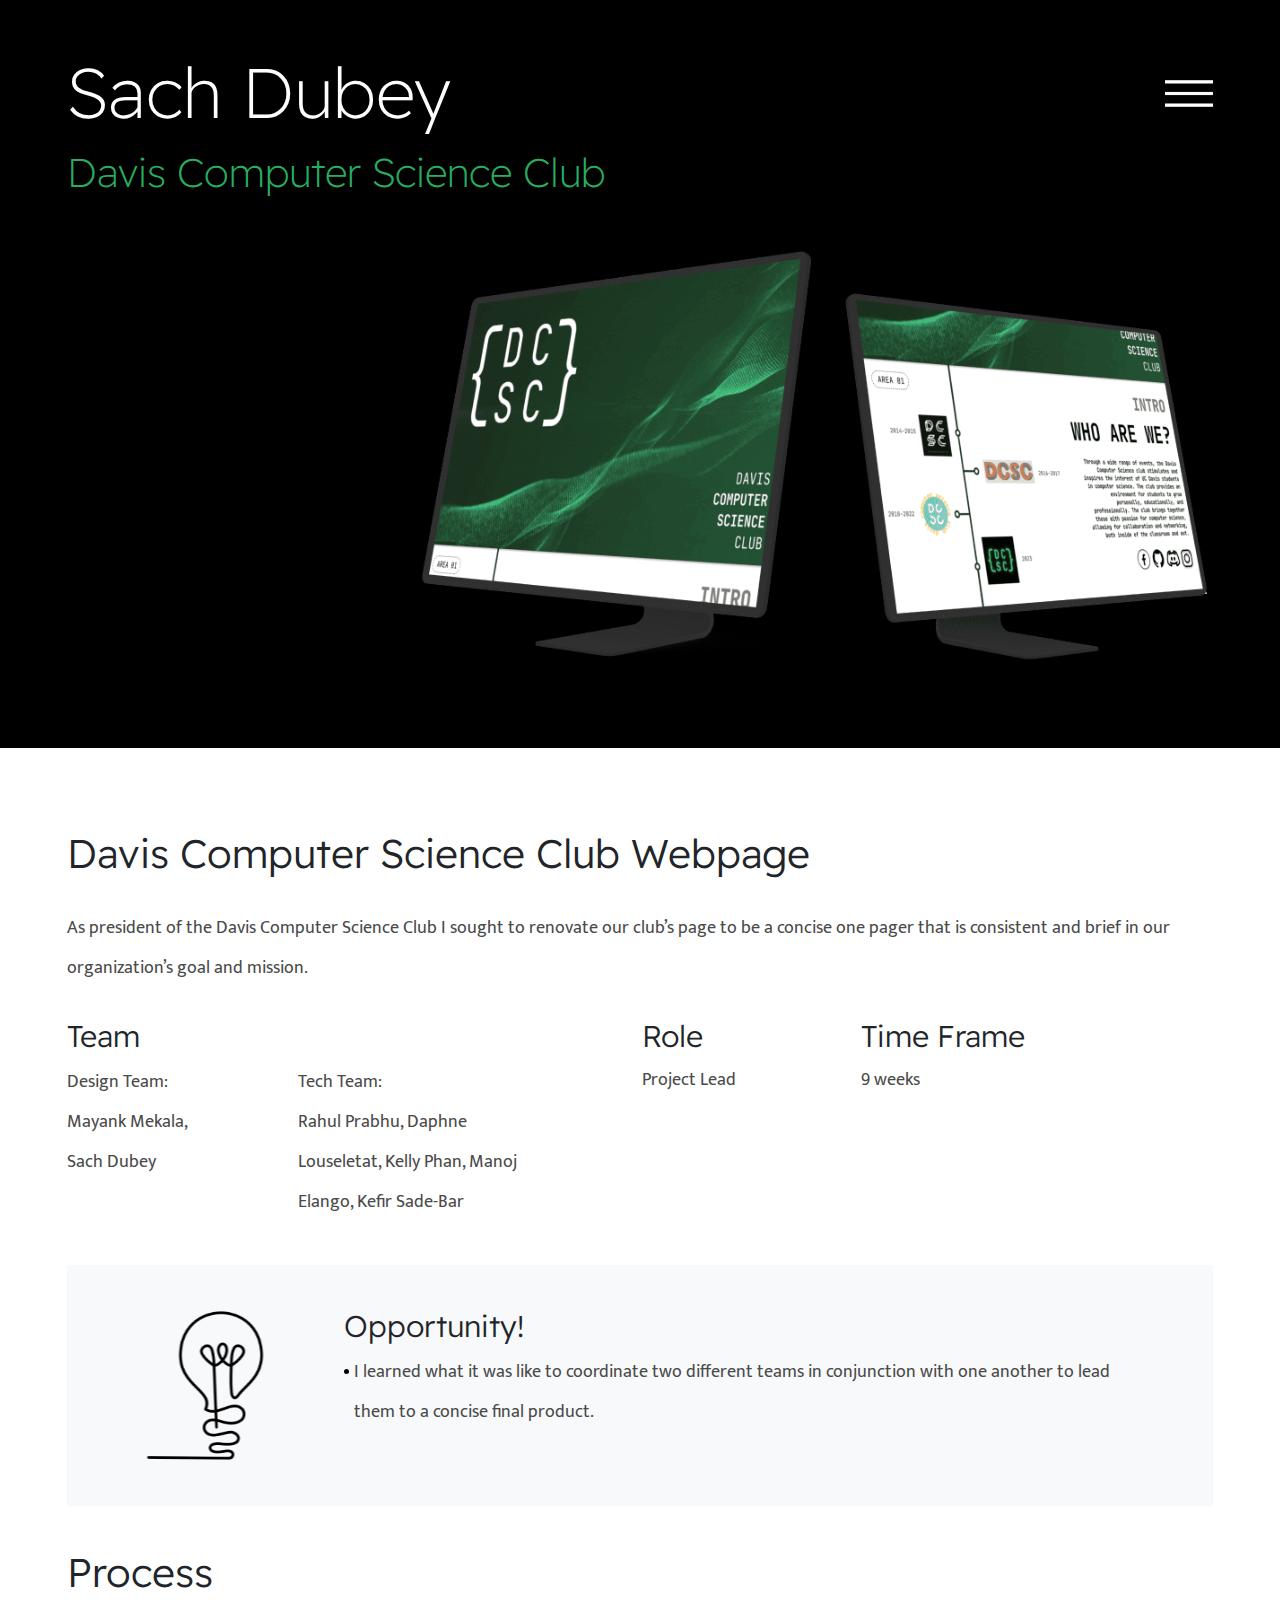
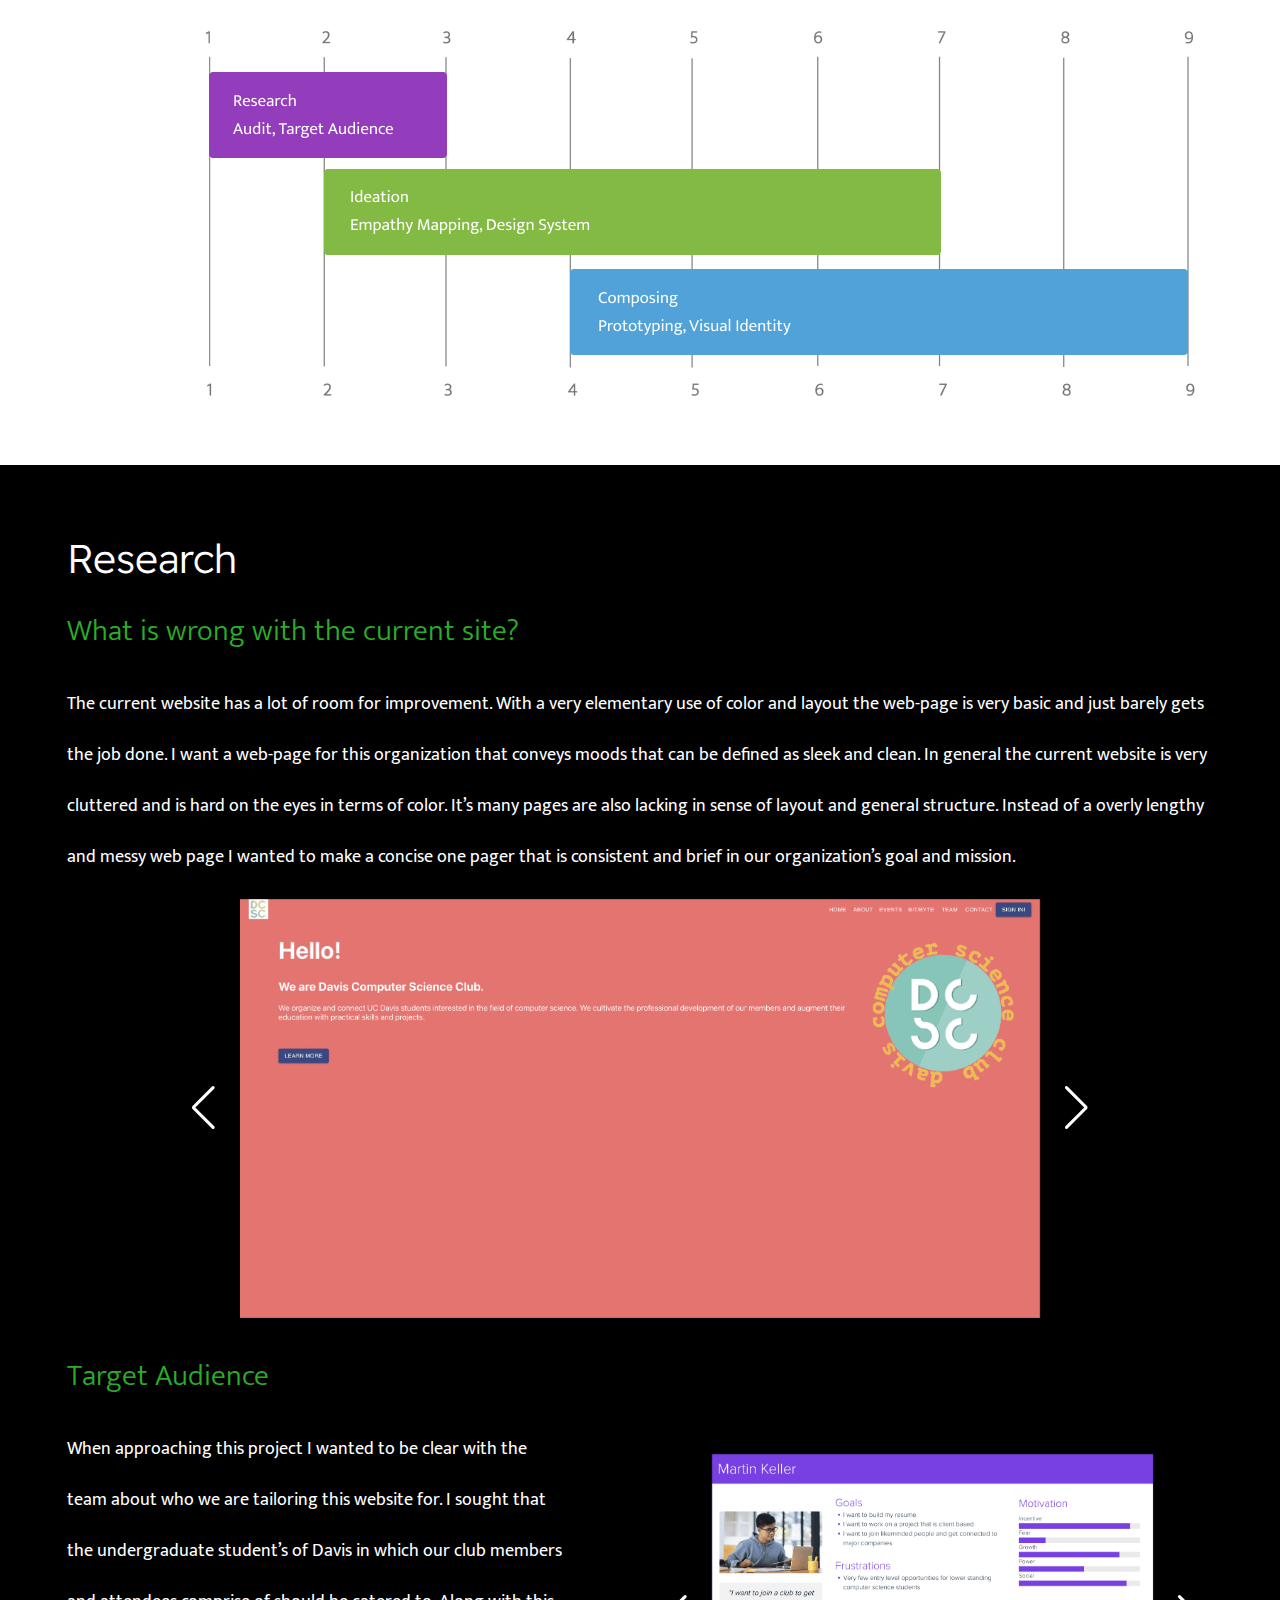
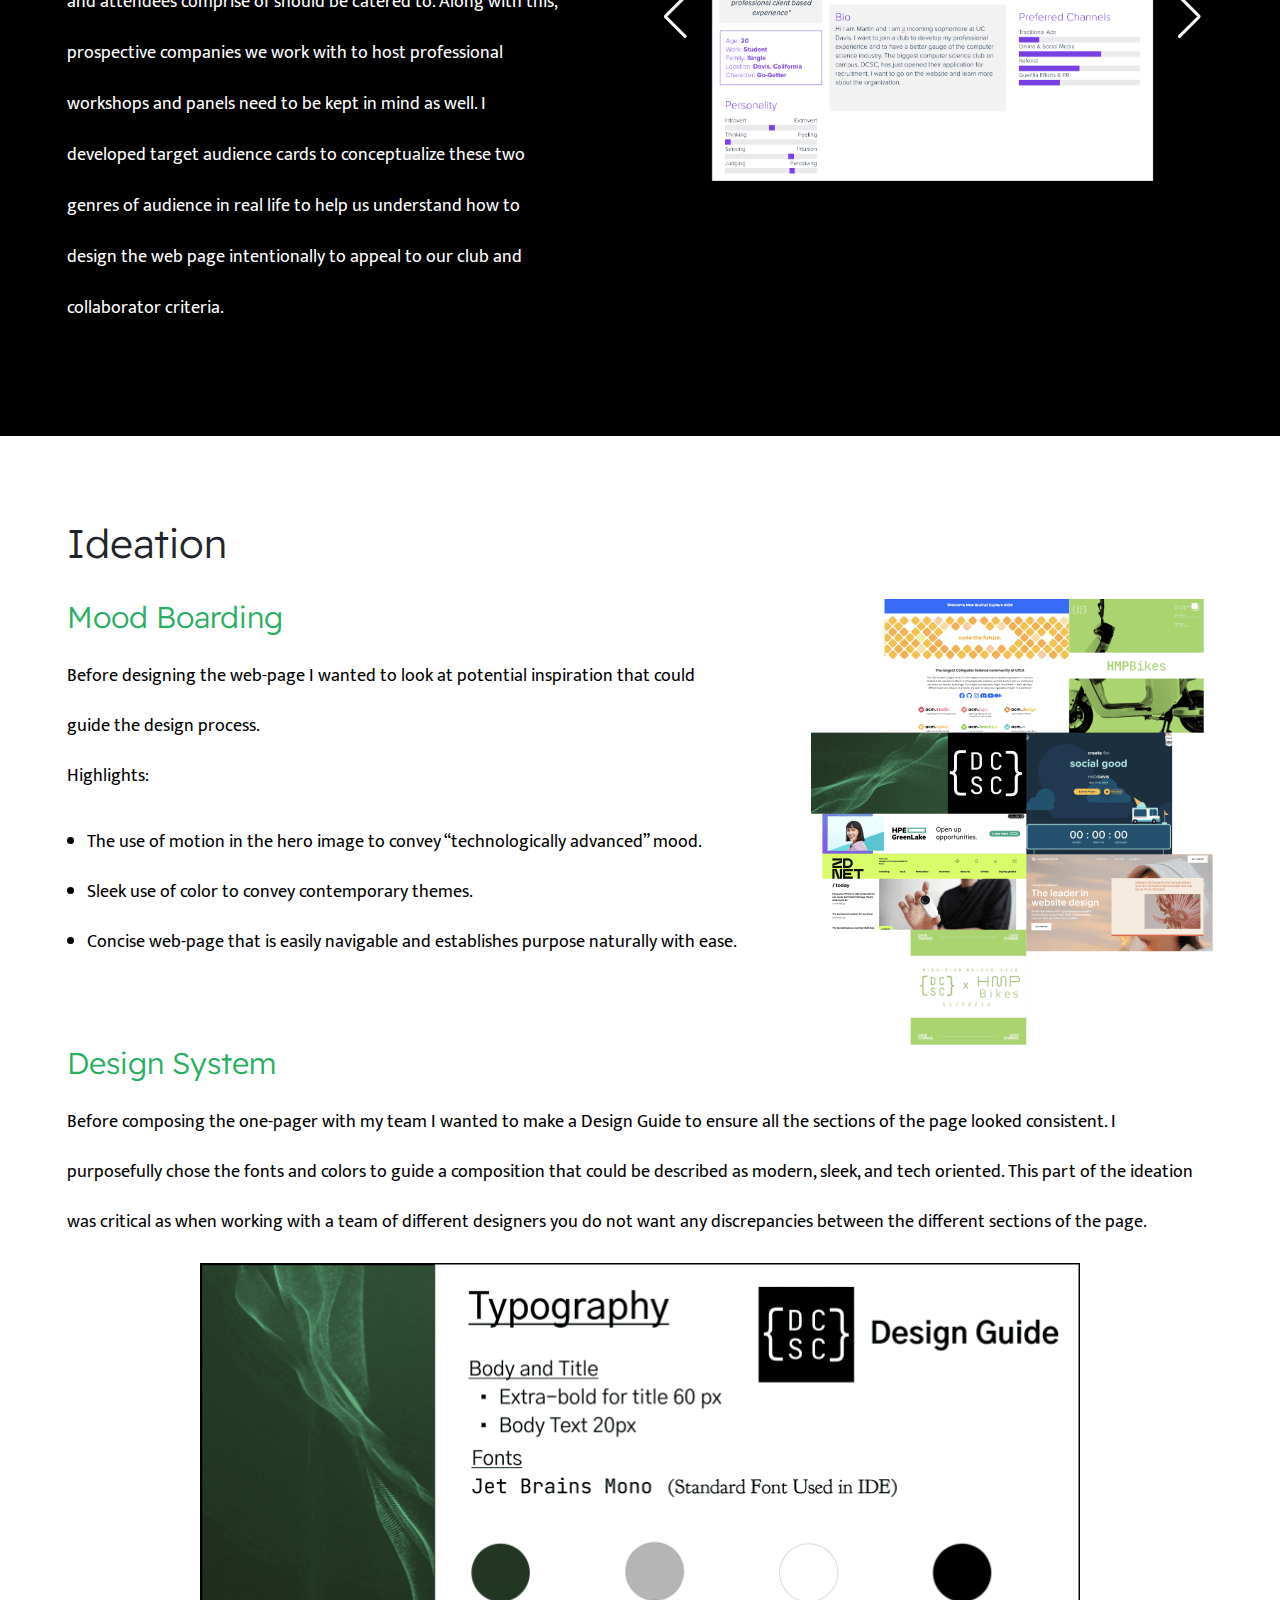
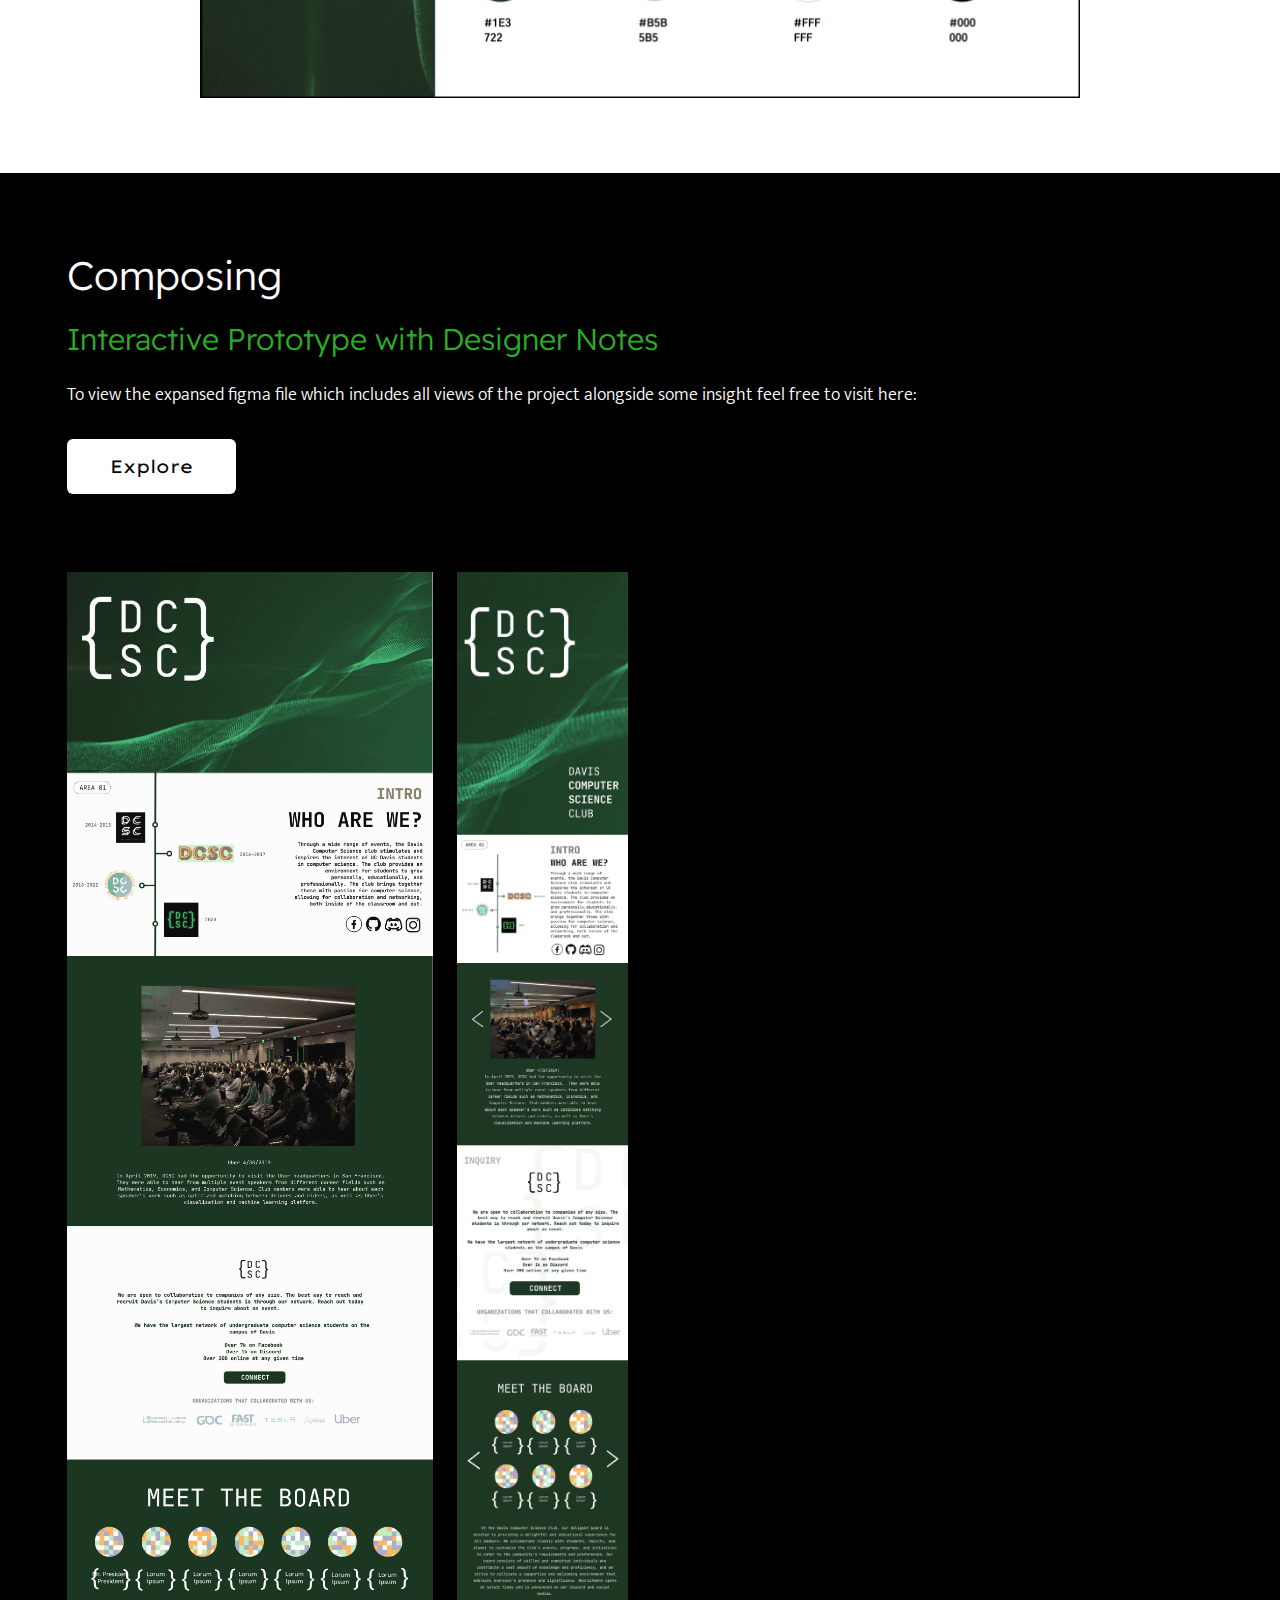
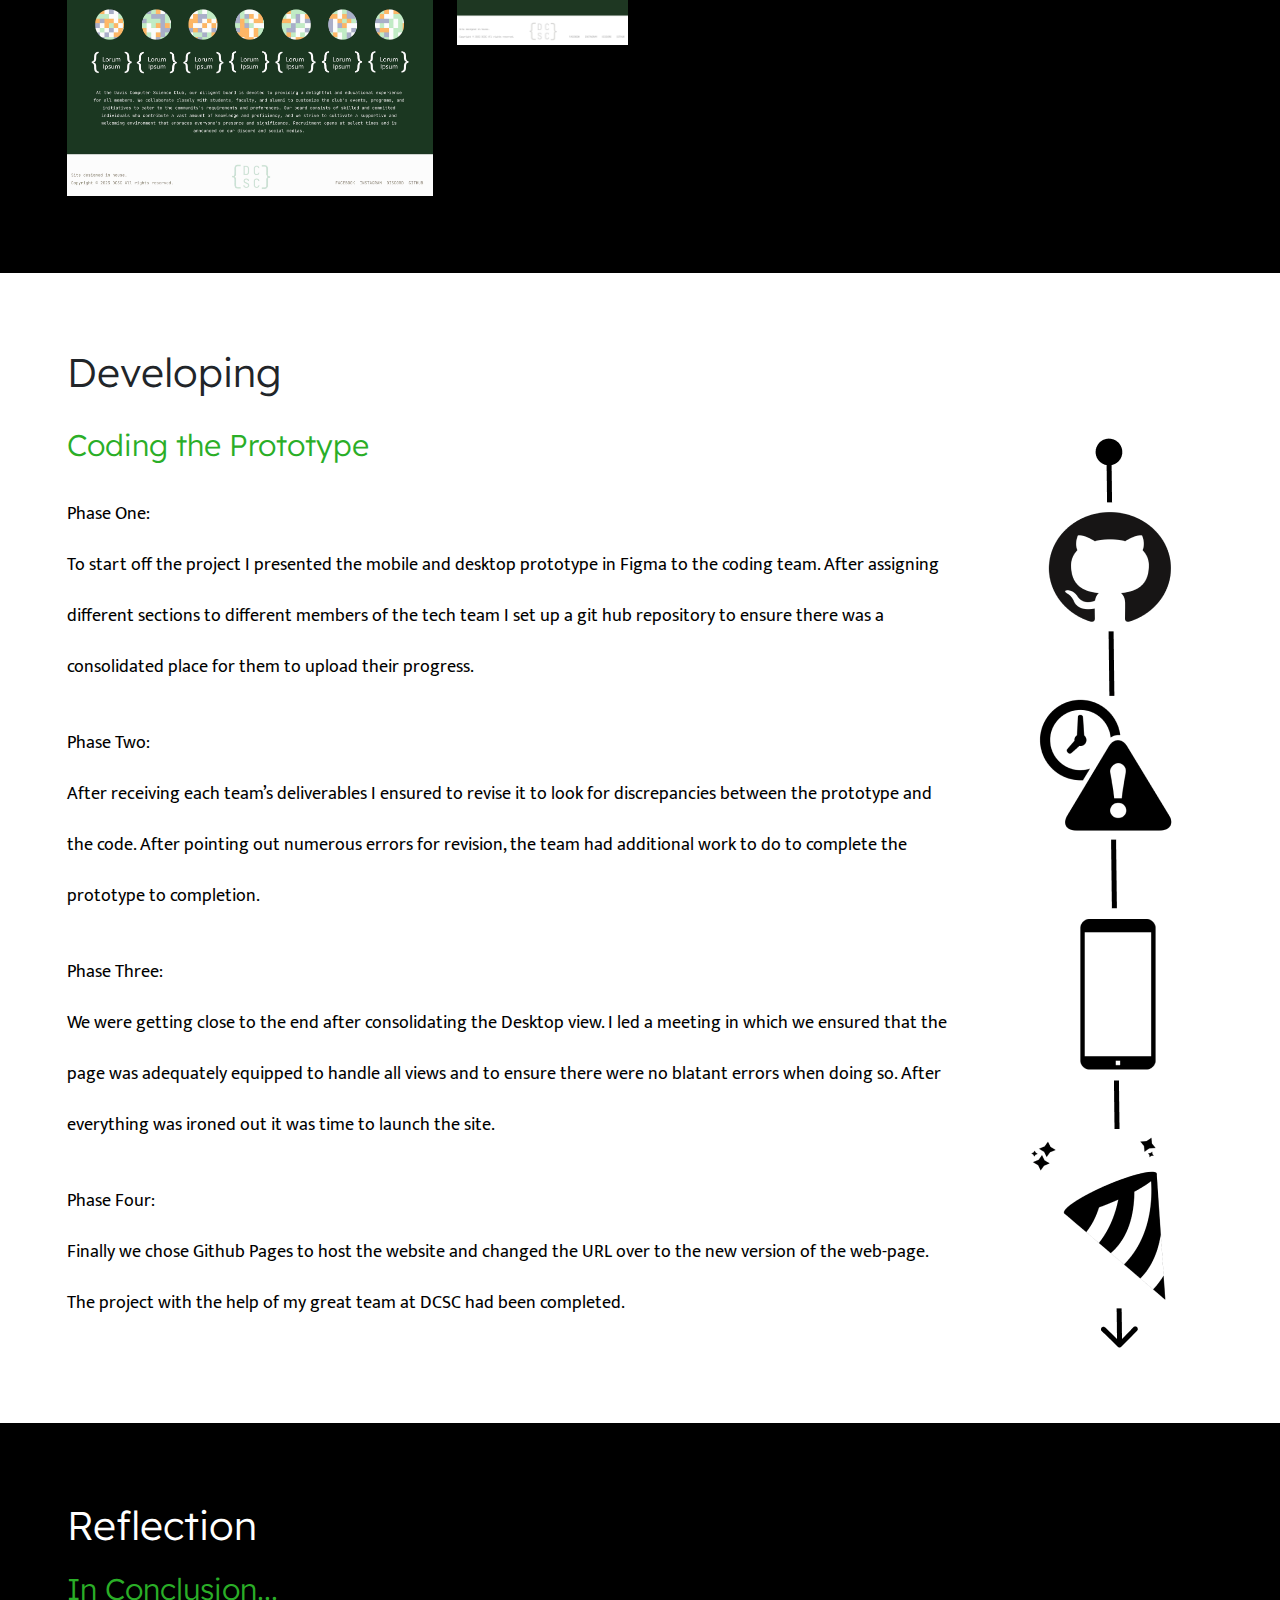
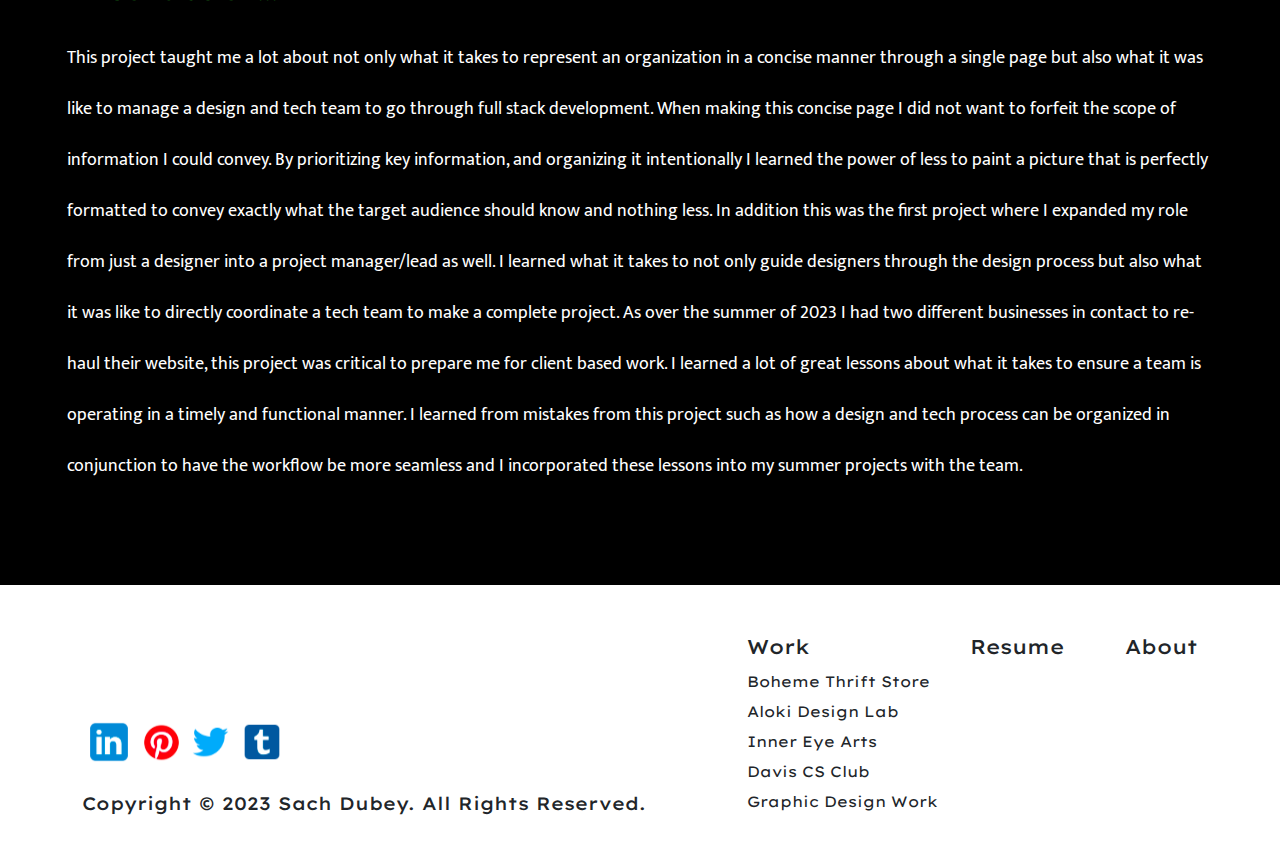
<file: Davis-CS-Club.html>
<!doctype html>
<html class="no-js" lang="">
    <head>
        <meta charset="utf-8">
        <meta http-equiv="x-ua-compatible" content="ie=edge">
        <title>Davis Computer Science Club Case Study</title>
        <meta name="description" content="">
        <meta name="viewport" content="width=device-width, initial-scale=1"> 
		<link rel="shortcut icon" type="image/x-icon" href="assets/img/fav.png">
        <!-- Place favicon.ico in the root directory -->
        
		<!-- CSS here -->
        <link rel="stylesheet" href="assets/css/swiper-bundle.min.css">
        <link rel="stylesheet" href="assets/css/magnific-popup.css">
        <link rel="stylesheet" href="assets/css/bootstrap.min.css">
        <link rel="stylesheet" href="assets/css/owl.carousel.min.css"> 
        <link rel="stylesheet" href="assets/css/style.css">
        <link rel="stylesheet" href="assets/css/responsive.css">
    </head>
    <body>

       
    <!-- mobile-menu START -->
    <div class=" menus">
        <a href="#" class="bars nav_btn"><svg class="bi bi-x" width="1em" height="1em" viewBox="0 0 16 16" fill="currentColor" xmlns="http://www.w3.org/2000/svg">
            <path fill-rule="evenodd" d="M11.854 4.146a.5.5 0 010 .708l-7 7a.5.5 0 01-.708-.708l7-7a.5.5 0 01.708 0z" clip-rule="evenodd"/>
            <path fill-rule="evenodd" d="M4.146 4.146a.5.5 0 000 .708l7 7a.5.5 0 00.708-.708l-7-7a.5.5 0 00-.708 0z" clip-rule="evenodd"/>
        </svg></a> 
        <nav> 
            <ul class="m_manu">
                <li><a href="index.html">Home</a></li>
                <li><a href="about.html">About</a></li>
                <li><a  href="assets/img/Sach-Dubey-Resume.pdf" target="_blank">Resume</a></li>
                <li><a href="#">Case Study</a></li>
            </ul>
            <ul class="s_menu">
                <li><a href="Boheme-Case-Study.html" >Boheme Thrift Store</a></li>
                <li><a href="Aloki-Case-Study.html" >Aloki Contact Page</a></li>
                <li><a href="Inner-Eye-Arts.html" >Inner Eye Arts</a></li>
                <li><a href="Davis-CS-Club.html" >Davis CS Club</a></li>
                <li><a href="Graphic-Design.html" >Graphic Design Work</a></li>
            </ul>
        </nav> 
    </div> 
    <!-- mobile-menu End -->


    <main class="h3_color sach_page">
        

        <!--------- Section START ---------->
        <section class="aloki-hero">
            <div class="container">
                <div class="row">
                    <div class="col-6">
                        <div class="aloki_text">
                            <h1>Sach Dubey </h1>
                            <span>Davis Computer Science Club</span>
                        </div>
                    </div>
                    <div class="col-6">
                        <div class="aloki_nav">
                            <div class="bar">
                                <a class=" siteBar-btn" id="nvBtn" href="#">
                                    <img src="assets/img/hamburger.svg" alt="">
                                </a>
                            </div>
                        </div>
                    </div>
                    <div class="col-lg-12">
                        <div class="aloki_img davis_img">
                            <i>
                                <img src="assets/img/hero_imgs-2.png" alt="">
                            </i>
                        </div>
                    </div>
                </div>
            </div>
        </section>
        <!--------- Section End ---------->


        <!--------- Arts Start ---------->
        <section class="such_dubey_art">
            <div class="container">
                <div class="art_wrap">
                    <div class="title">
                        <h2>Davis Computer Science Club Webpage</h2>
                    </div>
                    <div class="art_title">
                        <p>
                            As president of the Davis Computer Science Club I sought to renovate our club’s page  to be a concise one pager that is consistent and brief in our organization’s goal and mission.</p>
                        <div class="art_roles">
                            <div class="art_role">
                                <h5>Team</h5>
                                <div class="art_role_list">
                                    <ul>
                                        <li>Design Team:</li>
                                        <li>Mayank Mekala,</li>
                                        <li>Sach Dubey</li>
                                    </ul>
                                    <ul>
                                        <li>Tech Team:</li>
                                        <li>Rahul Prabhu, Daphne</li>
                                        <li>Louseletat, Kelly Phan, Manoj</li>
                                        <li>Elango, Kefir Sade-Bar</li>
                                    </ul>
                                </div>
                            </div>

                            <div class="art_role">
                                <h5>Role</h5>
                                <span>Project Lead </span>
                            </div>
                            <div class="art_role">
                                <h5>Time Frame</h5>
                                <span>9 weeks</span>
                            </div>
                        </div>

                        <div class="opportunity">
                            <img src="assets/img/light.svg" alt="">
                            <div class="opportunity_content">
                                <h5>Opportunity!</h5>
                                <p>I learned what it was like to coordinate two different teams in conjunction with one another to lead them to a concise final product. </p>
                            </div>
                        </div>
                    </div>
                </div>
            </div>
        </section>
        <!--------- Arts End ---------->

        <!--------- Process Start ---------->
        <section class="such_dubey_process">
            <div class="container">
                <div class="process__wrap">
                    <div class="title">
                        <h2>Process</h2>
                    </div>
                    <div class="process_img">
                        <a href="assets/img/process.png" class="popUp d-block bg-white">
                            <img src="assets/img/process.png" alt="">
                        </a>
                    </div>
                </div>
            </div>
        </section>
        <!--------- Process End ---------->



        <!--------- Research Start ---------->
        <section class="such_dubey_research">
            <div class="container">
                <div class="research_wrap">
                    <div class="title ">
                        <h2 class="text-white">Research</h2>
                    </div>
                    <div class="analysis">
                        <div class="analysis_content">
                            <h4>What is wrong with the current site?</h4>
                            <p class="para">      
                                The current website has a lot of room for improvement. With a very elementary use of color and layout the web-page is very basic and just barely gets the job done. I want a web-page for this organization that conveys moods that can be defined as sleek and clean. In general the current website is very cluttered and is hard on the eyes in terms of color. It’s many pages are also lacking in sense of layout and general structure. Instead of a overly lengthy and messy web page I wanted to make a concise one pager that is consistent and brief in our organization’s goal and mission.
                            </p>
                            <div class="analysis_slider owl-carousel d-none">
                                <a href="assets/img/red.png" class=" popUp">
                                    <img src="assets/img/red.png" alt="">
                                </a>
                                <a href="assets/img/red-1.png" class=" popUp">
                                    <img src="assets/img/red-1.png" alt="">
                                </a>
                                <a href="assets/img/red-2.png" class=" popUp">
                                    <img src="assets/img/red-2.png" alt="">
                                </a>
                                <a href="assets/img/red-3.png" class=" popUp">
                                    <img src="assets/img/red-3.png" alt="">
                                </a>
                                <a href="assets/img/red-4.png" class=" popUp">
                                    <img src="assets/img/red-4.png" alt="">
                                </a>
                                <a href="assets/img/red-5.png" class=" popUp">
                                    <img src="assets/img/red-5.png" alt="">
                                </a>
                            </div>
                            <div class="swiper analysisSwiper">
                                <div class="swiper-wrapper">
                                    <a href="assets/img/red.png" class=" popUp swiper-slide">
                                        <img src="assets/img/red.png" alt="">
                                    </a>
                                    <a href="assets/img/red-1.png" class=" popUp swiper-slide">
                                        <img src="assets/img/red-1.png" alt="">
                                    </a>
                                    <a href="assets/img/red-2.png" class=" popUp swiper-slide">
                                        <img src="assets/img/red-2.png" alt="">
                                    </a>
                                    <a href="assets/img/red-3.png" class=" popUp swiper-slide">
                                        <img src="assets/img/red-3.png" alt="">
                                    </a>
                                    <a href="assets/img/red-4.png" class=" popUp swiper-slide">
                                        <img src="assets/img/red-4.png" alt="">
                                    </a>
                                    <a href="assets/img/red-5.png" class=" popUp swiper-slide">
                                        <img src="assets/img/red-5.png" alt="">
                                    </a>
                                </div>
                                <div class="swiper-button-prev"></div>
                                <div class="swiper-button-next"></div>
                            </div>
                        </div>
                    </div>
                    <div class="row">
                        <div class="col-lg-6">
                            <div class="research_content">
                                <h4>Target Audience</h4>
                                <p class="para">When approaching this project I wanted to be clear with the team about who we are tailoring this website for. I sought that the undergraduate student’s of Davis in which our club members and attendees comprise of should be catered to. Along with this,  prospective companies we work with to host professional workshops and panels need to be kept in mind as well. I developed target audience cards to conceptualize these two genres of audience in real life to help us understand how to design the web page intentionally to appeal to our club and collaborator criteria.  
        
                                </p>
                            </div>
                        </div>
                        <div class="col-lg-6 mt-5 pt-md-5 d-none">
                            <div class="research_slider owl-carousel martin">
                                <a href="assets/img/martin-1.png" class="research_single_slide popUp">
                                    <img src="assets/img/martin-1.png" alt="">
                                </a>
                                <a href="assets/img/martin-2.png" class="research_single_slide popUp">
                                    <img src="assets/img/martin-2.png" alt="">
                                </a>
                            </div>
                        </div>
                        <div class="col-lg-6 mt-5 pt-md-5">
                            <div class="swiper">
                                <div class="swiper-wrapper">
                                    <a href="assets/img/martin-1.png" class="research_single_slide popUp swiper-slide" >
                                        <img src="assets/img/martin-1.png" alt="">
                                    </a>
                                    <a href="assets/img/martin-2.png" class="research_single_slide popUp swiper-slide" >
                                        <img src="assets/img/martin-2.png" alt="">
                                    </a>
                                </div>
                                <div class="swiper-button-prev"></div>
                                <div class="swiper-button-next"></div>
                            </div>
                        </div>
                    </div>
                </div>
            </div>
        </section>
        <!--------- Research End ---------->


        <!--------- Section START ---------->
        <section class="Ideation-area">
            <div class="container">
                <div class="row">
                    <div class="col-lg-12 mb-md-4 mb-2">
                        
                        <h1>Ideation</h1>
                    </div>
                    <div class="col-lg-7">
                        <div class="Ideation_content">
                            <h3>Mood Boarding</h3>
                            <p>Before designing the web-page I wanted to look at potential inspiration that could guide the design process. <br> 
                                Highlights:</p>
                            <ul class="dot">
                                <li>The use of motion in the hero image to convey “technologically advanced” mood.</li>
                                <li>Sleek use of color to convey contemporary themes.</li>
                                <li>Concise web-page that is easily navigable and establishes purpose naturally with ease.</li>
                            </ul>
                        </div>
                    </div>
                    <div class="col-lg-5 text-right">
                        <div class="Ideation_img">
                            <img src="assets/img/Ideation-3.png" alt="">
                        </div>
                    </div>
                    <div class="col-lg-12">
                        <div class="Ideation_content">
                            <h3>Design System</h3>
                            <p>Before composing the one-pager with my team I wanted to make a Design Guide to ensure all the sections of the page looked consistent. I purposefully chose the fonts and colors to guide a composition that could be described as modern, sleek, and tech oriented. This part of the ideation was critical as when working with a team of different designers you do not want any discrepancies between the different sections of the page.  </p>
                            <i>
                                <img src="assets/img/Ideation-4.png" alt="">
                            </i>
                        </div>
                    </div>
                </div>
            </div>
        </section>
        <!--------- Section End ---------->



        <!--------- Section START ---------->
        <section class="Composing-area">
            <div class="container">
                <div class="row">
                    <div class="col-lg-12">
                        <div class="Composing_content mb-4">
                            <h1>Composing</h1>
                            <h3>Interactive Prototype with Designer Notes</h3>
                        </div>
                        
                        <div class="comp-slider_text">
                            <p class="text-white">To view the expansed figma file which includes all views of the project alongside some insight feel free to visit here:
                            </p>
                            <a  href="https://www.figma.com/file/hAfaFhV2xzGSpWId6Y8jhg/Davis-Computer-Science-Club-Project-Viewing?type=design&mode=design&t=VPlEW2IBPH9vUbyq-1" class="thm_btn">Explore</a>
                        </div>

                        <div class="row  mt-5 d-none d-md-flex">
                            <div class="col-lg-4 col-md-7">
                                <a class="popUp" href="assets/img/comp-8.jpg">
                                    <img src="assets/img/comp-8.jpg" alt="">
                                </a>

                            </div>
                            <div class="col-lg-2 col-md-4">
                                <div class="">
                                    <a class="popUp" href="assets/img/comp-8-1.jpg">
                                        <img src="assets/img/comp-8-1.jpg" alt="">
                                    </a>
                                </div>
                            </div>
                        </div>
                        <div class="row mb_50 d-flex d-md-none">
                            <div class="col-lg-12">
                                <div class="comp-slider dcs arrow_center owl-carousel">
                                    <a class="popUp" href="assets/img/comp-8.jpg">
                                        <img src="assets/img/comp-8.jpg" alt="">
                                    </a>
                                    <a class="popUp" href="assets/img/comp-8-1.jpg">
                                        <img src="assets/img/comp-8-1.jpg" alt="">
                                    </a>
                                </div>
                            </div>
                        </div>
                    </div>
                    <!-- <div class="col-lg-12">
                        <div class="Composing_content mb-0">
                            <h1>Insight</h1>
                            <h3>Some Additional Things I Kept In Mind</h3>
                            <ul>
                                <li> Page Hierarchy - knowing the sequential order in which I wanted to display the different categories of contact was important to making a page with Aloki’s priorities as a company in mind</li>
                                <li>Error Checking - What if someone tries to submit an empty form? I made sure to put error checking in case of this mistake.</li>
                                <li>Thank you/Confirmation - Speaking from personal experience I hate submitting a form and not getting any confirmation or indication I made an impact. I ensured to thank the user for filling out the form in addition to giving them an estimate of when they would hear back.</li>
                            </ul>
                        </div>
                    </div> -->
                </div>
            </div>
        </section>
        <!--------- Section End ---------->
       
        
        


        <!--------- Section START ---------->
        <section class="Reflection-area">
            <div class="container">
                <div class="row">
                    <div class="col-lg-9">
                        <div class="Reflection_content">
                            <h1>Developing</h1>
                            <h3>Coding the Prototype</h3>
                            <p>
                                Phase One: <br>
                                To start off the project I presented the mobile and desktop prototype in Figma to the coding team. After assigning different sections to different members of the tech team I set up a git hub repository to ensure there was a consolidated place for them to upload their progress. 
                            </p>
                            <p>
                                Phase Two: <br>
                                After receiving each team’s deliverables I ensured to revise it to look for discrepancies between the prototype and the code. After pointing out numerous errors for revision, the team had additional work to do to complete the prototype to completion. 

                            </p>
                            <p>
                                Phase Three: <br>
                                We were getting close to the end after consolidating the Desktop view. I led a meeting in which we ensured that the page was adequately equipped to handle all views and to ensure there were no blatant errors when doing so. After everything was ironed out it was time to launch the site. 

                            </p>
                            <p>
                                Phase Four: <br>
                                Finally we chose Github Pages to host the website and changed the URL over to the new version of the web-page. The project with the help of my great team at DCSC had been completed.

                            </p>
                        </div>
                    </div>
                    <div class="col-lg-3 ">
                        <div class=" Group-icon">
                            <img src="assets/img/Group-icon.png" alt="">
                        </div>
                    </div>
                </div>
            </div>
        </section>
        <!--------- Section End ---------->


        <!--------- Section START ---------->
        <section class="Composing-area">
            <div class="container">
                <div class="row">
                    <div class="col-lg-12">
                        <div class="Composing_content mb-0 Conclusion">
                            <h1>Reflection</h1>
                            <h3>In Conclusion...</h3>
                            <p class="para ">This project taught me a lot about not only what it takes to represent an organization in a concise manner through a single page but also what it was like to manage a design and tech team to go through full stack development. When making this concise page I did not want to forfeit the scope of information I could convey. By prioritizing key information, and organizing it intentionally I learned the power of less to paint a picture that is perfectly formatted to convey exactly what the target audience should know and nothing less. In addition this was the first project where I expanded my role from just a designer into a project manager/lead as well. I learned what it takes to not only guide designers through the design process but also what it was like to directly coordinate a tech team to make a complete project. As over the summer of 2023 I had two different businesses in contact to re-haul their website, this project was critical to prepare me for client based work. I learned a lot of great lessons about what it takes to ensure a team is operating in a timely and functional manner. I learned from mistakes from this project such as how a design and tech process can be organized in conjunction to have the workflow be more seamless and I incorporated these lessons into my summer projects with the team. 
                            </p>
                        </div>
                    </div>
                </div>
            </div>
        </section>
        <!--------- Section End ---------->

    </main>

    
        <!--------- Section START ---------->
        <footer class="">
            <div class="container">
                <div class="row">
                    <div class="col-lg-6 col-xl-7 col-md-6">
                        <div class="home_fLeft">
                            <ul class="social-link">
                                <li><a  href="https://www.linkedin.com/in/sach-dubey-44ab42187/"><img src="assets/img/linkedin.svg" alt=""></a></li>
                                <li><a  href="https://www.pinterest.com/SachDubeyDesigns/"><img src="assets/img/printerest.svg" alt=""></a></li>
                                <li><a  href="https://twitter.com/saverobespierre"><img src="assets/img/twitter.svg" alt=""></a></li>
                                <li><a  href="https://www.tumblr.com/karmakulture"><img src="assets/img/t.svg" alt=""></a></li>
                            </ul>
                            <p>Copyright © 2023 Sach Dubey. All Rights Reserved. </p>
                        </div>
                    </div>
                    <div class="col-lg-6 col-xl-5 d-none d-lg-block">
                        <div class="footer_nav">
                            <ul>
                                <li><h5>Work </h5></li>
                                <li><a href="Boheme-Case-Study.html">Boheme Thrift Store</a></li>
                                <li><a href="Aloki-Case-Study.html">Aloki Design Lab</a></li>
                                <li><a href="Inner-Eye-Arts.html">Inner Eye Arts</a></li>
                                <li><a href="Davis-CS-Club.html">Davis CS Club</a></li>
                                <li><a href="Graphic-Design.html">Graphic Design Work</a></li>
                            </ul>
                            <ul>
                                <li><h5><a  href="assets/img/Sach-Dubey-Resume.pdf" target="_blank">Resume</a></h5></li>
                                <li></li>
                            </ul>
                            <ul>
                                <li><h5><a  href="about.html">About</a></h5></li>
                                <li></li>
                            </ul>
                        </div>
                    </div>
                    <div class="col-md-6 d-block d-lg-none">
                        <div class="footer_nav mobile">
                            <ul class="border-right">
                                <li><h5>Work </h5></li>
                                <li><a href="Boheme-Case-Study.html">Boheme Thrift Store</a></li>
                                <li><a href="Aloki-Case-Study.html">Aloki Design Lab</a></li>
                                <li><a href="Inner-Eye-Arts.html">Inner Eye Arts</a></li>
                                <li><a href="Davis-CS-Club.html">Davis CS Club</a></li>
                                <li><a href="Graphic-Design.html">Graphic Design Work</a></li>
                            </ul>
                            <ul>
                                <li><h5><a  href="assets/img/Sach-Dubey-Resume.pdf" target="_blank">Resume</a></h5></li>
                                <li><h5>About</h5></li>
                            </ul>
                        </div>
                    </div>
                </div>
            </div>
        </footer>
        <!--------- Section End ---------->


		<!-- JS here --> 
        <script src="assets/js/jquery-3.4.1.min.js"></script>
        <script src="assets/js/popper.min.js"></script>
        <script src="assets/js/bootstrap.min.js"></script>
        <script src="assets/js/jquery.magnific-popup.min.js"></script> 
        <script src="assets/js/owl.carousel.min.js"></script> 
        <script src="assets/js/swiper-bundle.min.js"></script> 
        <script src="assets/js/main.js"></script>
        <script>
            const swiper = new Swiper('.swiper', {
                // Optional parameters
                direction: 'horizontal',
                slidesPerView: 1,
                loop: true,
                autoHeight: true,
                spaceBetween: 100,

                // If we need pagination
                pagination: {
                    el: '.swiper-pagination',
                },

                // Navigation arrows
                navigation: {
                    nextEl: '.swiper-button-next',
                    prevEl: '.swiper-button-prev',
                },
            });     
        </script>
    </body>
</html>
</file>
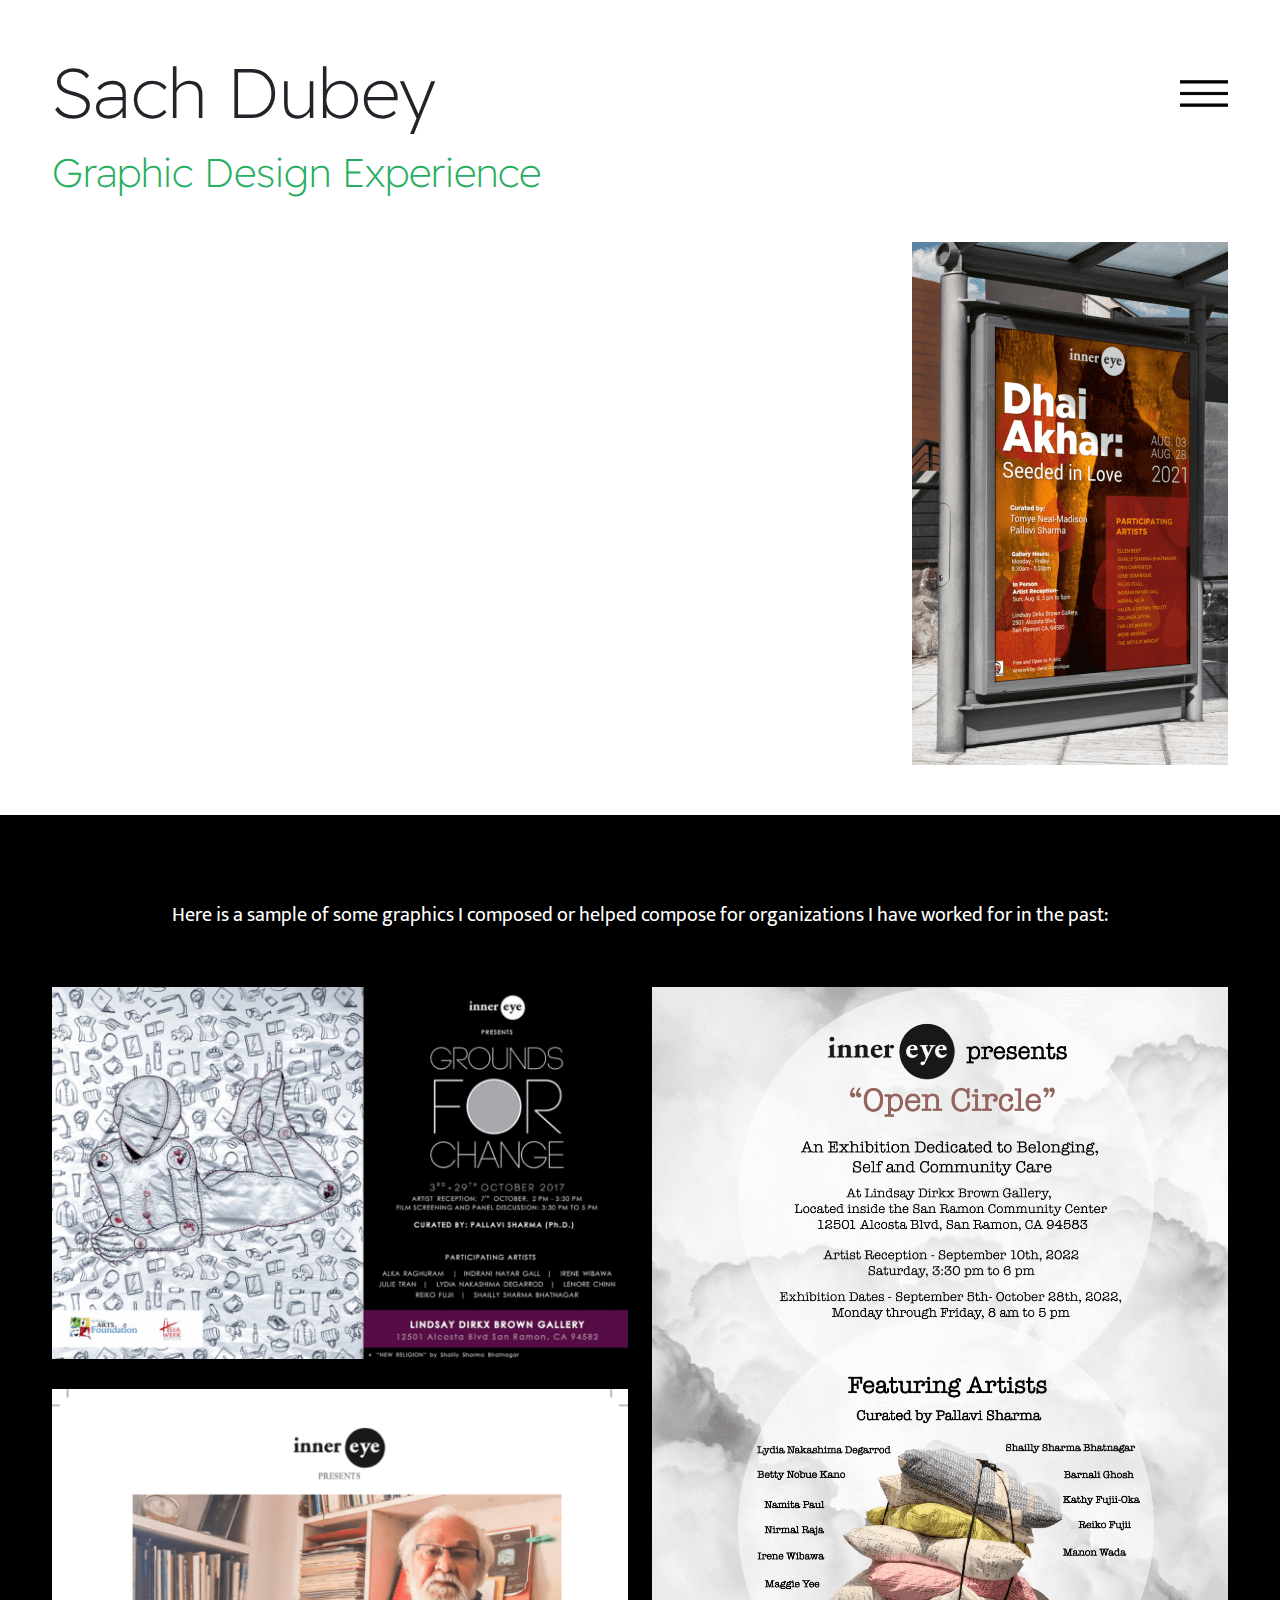
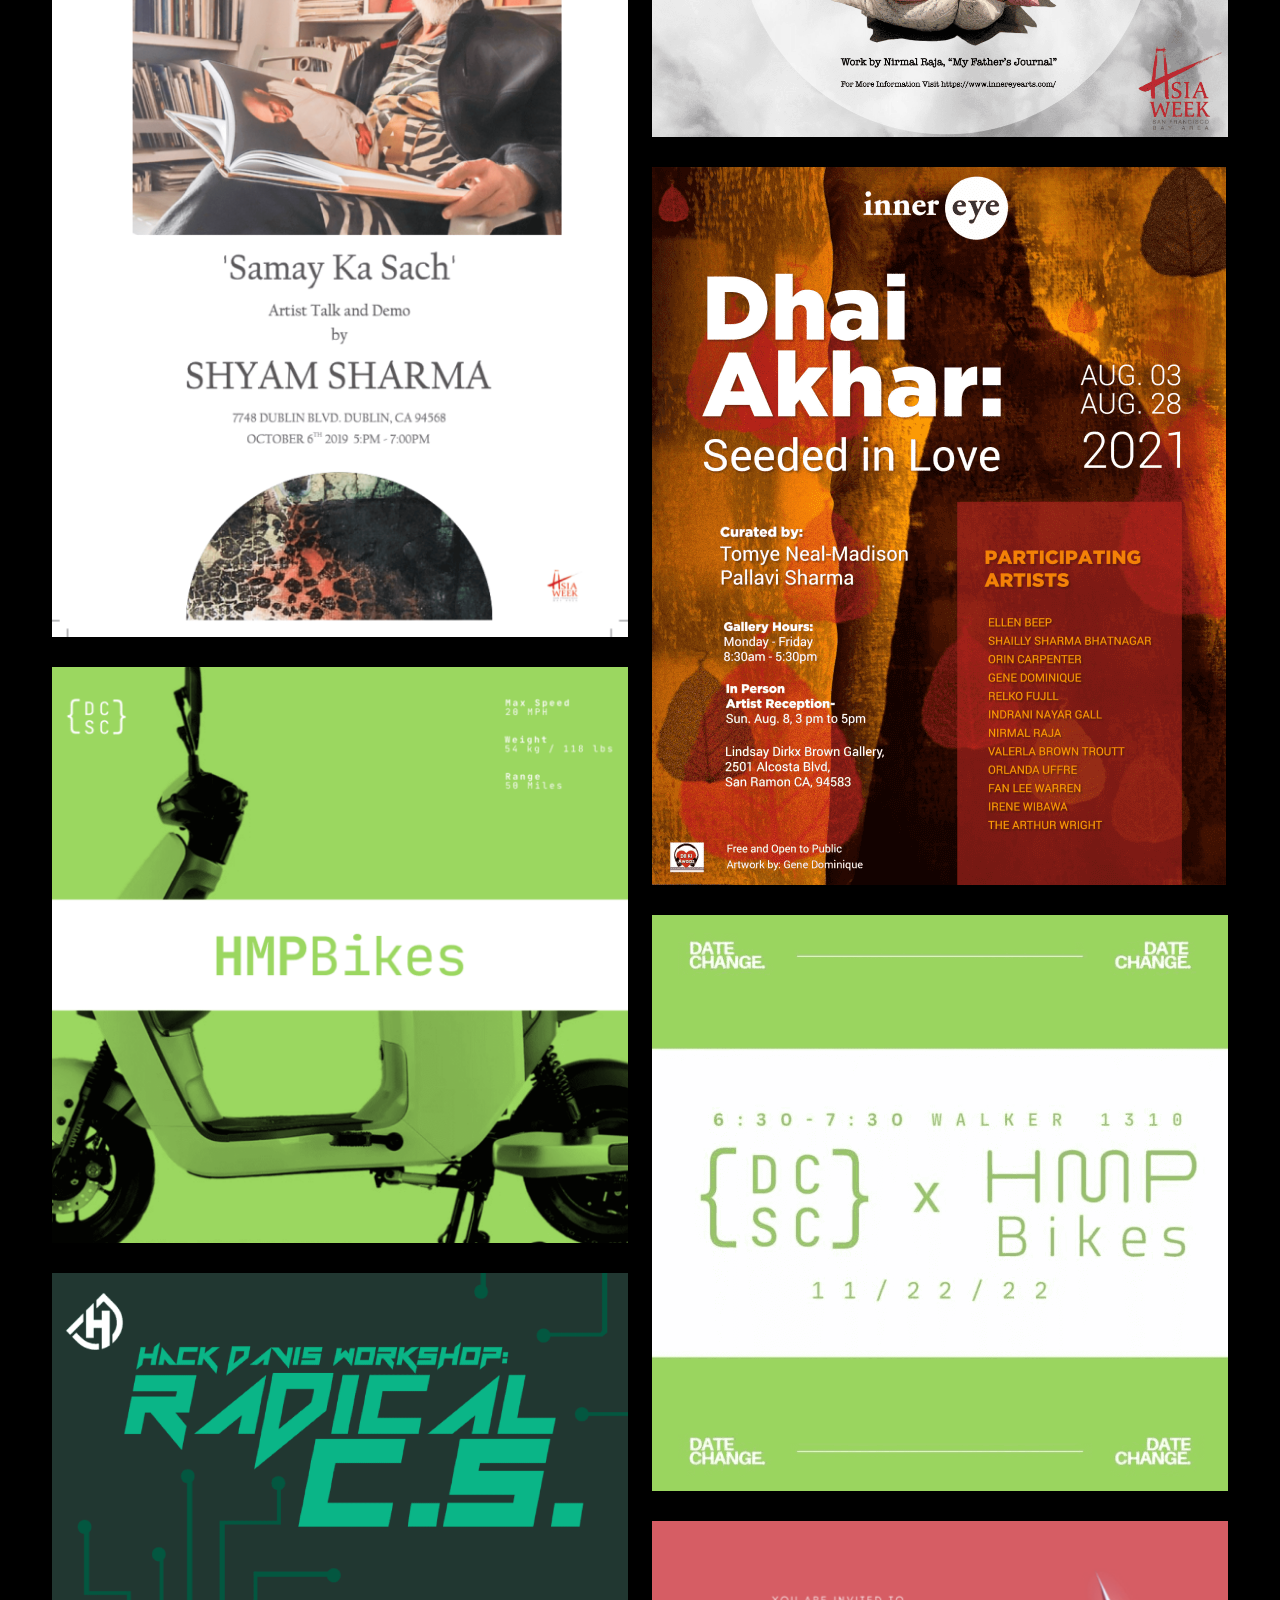
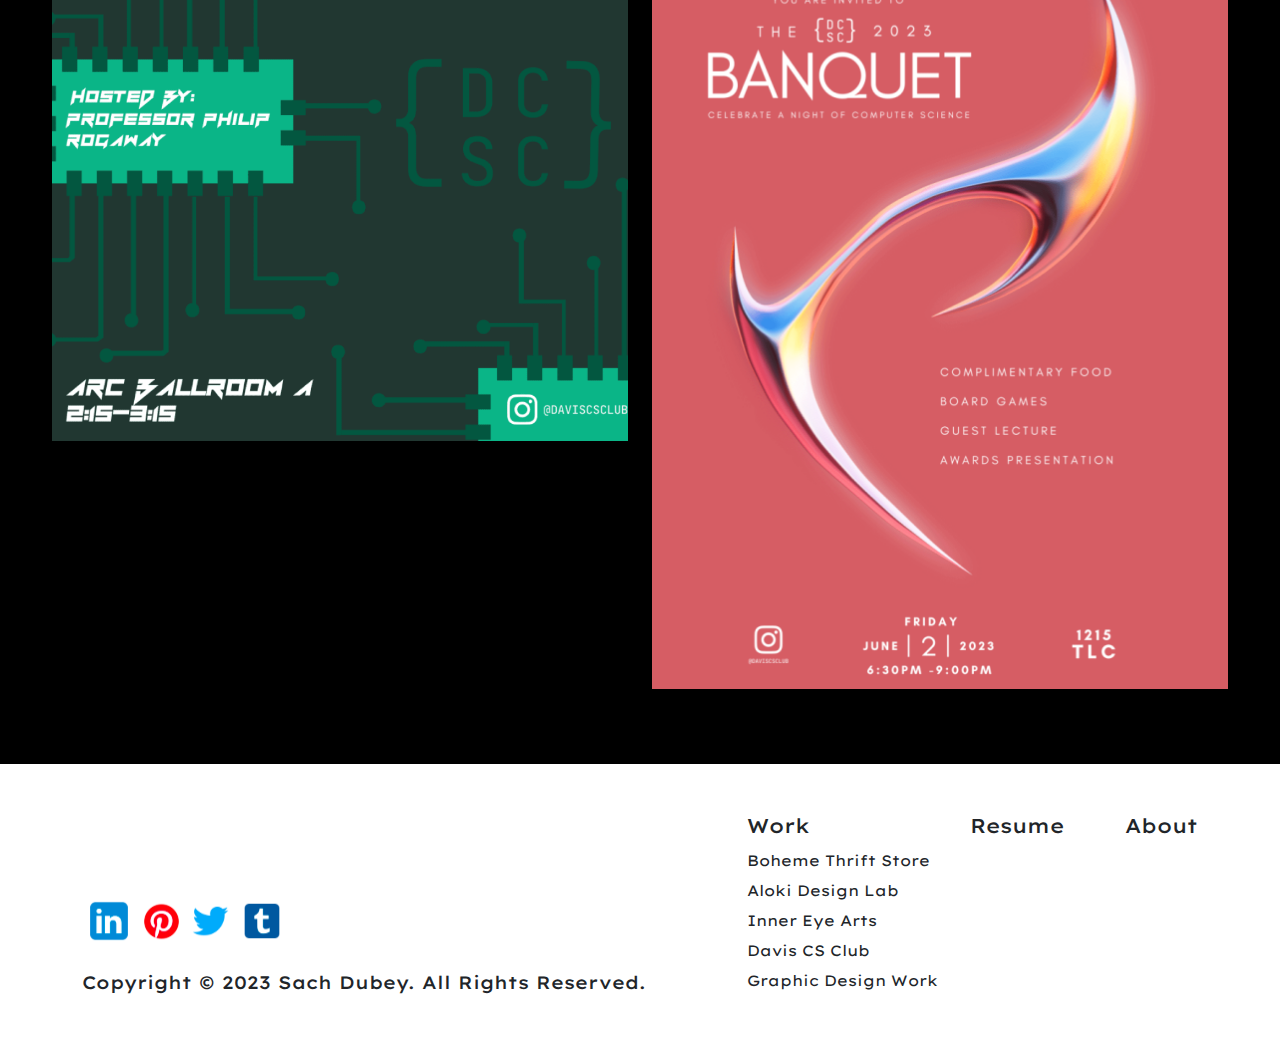
<file: Graphic-Design.html>
<!doctype html>
<html class="no-js" lang="">

<head>
    <meta charset="utf-8">
    <meta http-equiv="x-ua-compatible" content="ie=edge">
    <title>Graphic Design | Sach Dubey </title>
    <meta name="description" content="">
    <meta name="viewport" content="width=device-width, initial-scale=1">
    <link rel="shortcut icon" type="image/x-icon" href="assets/img/fav.png">
    <!-- Place favicon.ico in the root directory -->

    <!-- CSS here -->
    <link rel="stylesheet" href="assets/css/magnific-popup.css">
    <link rel="stylesheet" href="assets/css/bootstrap.min.css">
    <link rel="stylesheet" href="assets/css/owl.carousel.min.css">
    <link rel="stylesheet" href="assets/css/style.css">
    <link rel="stylesheet" href="assets/css/responsive.css">
</head>

<body>


    <!-- mobile-menu START -->
    <div class=" menus">
        <a href="#" class="bars nav_btn"><svg class="bi bi-x" width="1em" height="1em" viewBox="0 0 16 16" fill="currentColor" xmlns="http://www.w3.org/2000/svg">
            <path fill-rule="evenodd" d="M11.854 4.146a.5.5 0 010 .708l-7 7a.5.5 0 01-.708-.708l7-7a.5.5 0 01.708 0z" clip-rule="evenodd"/>
            <path fill-rule="evenodd" d="M4.146 4.146a.5.5 0 000 .708l7 7a.5.5 0 00.708-.708l-7-7a.5.5 0 00-.708 0z" clip-rule="evenodd"/>
        </svg></a> 
        <nav> 
            <ul class="m_manu">
                <li><a href="index.html">Home</a></li>
                <li><a href="about.html">About</a></li>
                <li><a  href="assets/img/Sach-Dubey-Resume.pdf" target="_blank">Resume</a></li>
                <li><a href="#">Case Study</a></li>
            </ul>
            <ul class="s_menu">
                <li><a href="Boheme-Case-Study.html" >Boheme Thrift Store</a></li>
                <li><a href="Aloki-Case-Study.html" >Aloki Contact Page</a></li>
                <li><a href="Inner-Eye-Arts.html" >Inner Eye Arts</a></li>
                <li><a href="Davis-CS-Club.html" >Davis CS Club</a></li>
                <li><a href="Graphic-Design.html" >Graphic Design Work</a></li>
            </ul>
        </nav> 
    </div> 
    <!-- mobile-menu End -->


    <main class="cont-12">
        <!--------- Section START ---------->
        <section class="solid-hero">
            <div class="container">
                <div class="row">
                    <div class="col-6">
                        <div class="aloki_text">
                            <h1>Sach Dubey </h1>
                            <span>Graphic Design Experience</span>
                        </div>
                    </div>
                    <div class="col-6">
                        <div class="aloki_nav">
                            <div class="bar">
                                <a class=" siteBar-btn" id="nvBtn" href="#">
                                    <img src="assets/img/hamburger.svg" class="black" alt="">
                                </a>
                            </div>
                        </div>
                    </div>
                    <div class="col-lg-12">
                        <div class="aloki_img">
                            <i>
                                <img src="assets/img/smartmockups.png" alt="">
                            </i>
                        </div>
                    </div>
                </div>
            </div>
        </section>
        <!--------- Section End ---------->


        <!--------- Section START ---------->
        <section class="graphic-area">
            <div class="container">
                <div class="row">
                    <div class="col-lg-12">
                        <div class="graphic_content">
                            <p>Here is a sample of some graphics I composed or helped compose for organizations I have worked for in the past:</p>
                        </div>
                    </div>
                    <div class="col-lg-6">
                        <div class="graphic_img">
                            <a href="assets/img/graphic-1.png">
                                <img src="assets/img/graphic-1.png" alt="">
                            </a>
                            <a href="assets/img/graphic-2.png">
                                <img src="assets/img/graphic-2.png" alt="">
                            </a>
                            <a href="assets/img/graphic-3.png">
                                <img src="assets/img/graphic-3.png" alt="">
                            </a>
                            <a href="assets/img/graphic-4.png">
                                <img src="assets/img/graphic-4.png" alt="">
                            </a>
                        </div>
                    </div>
                    
                    <div class="col-lg-6">
                        <div class="graphic_img">
                            <a href="assets/img/graphic-5.png">
                                <img src="assets/img/graphic-5.png" alt="">
                            </a>
                            <a href="assets/img/graphic-6.png">
                                <img src="assets/img/graphic-6.png" alt="">
                            </a>
                            <a href="assets/img/graphic-7.png">
                                <img src="assets/img/graphic-7.png" alt="">
                            </a>
                            <a href="assets/img/graphic-8.png">
                                <img src="assets/img/graphic-8.png" alt="">
                            </a>
                        </div>
                    </div>
                </div>
            </div>
        </section>
        <!--------- Section End ---------->

    </main>

        <!--------- Section START ---------->
        <footer class=" v2">
            <div class="container">
                <div class="row">
                    <div class="col-lg-6 col-xl-7 col-md-6">
                        <div class="home_fLeft">
                            <ul class="social-link">
                                <li><a  href="https://www.linkedin.com/in/sach-dubey-44ab42187/"><img src="assets/img/linkedin.svg" alt=""></a></li>
                                <li><a  href="https://www.pinterest.com/SachDubeyDesigns/"><img src="assets/img/printerest.svg" alt=""></a></li>
                                <li><a  href="https://twitter.com/saverobespierre"><img src="assets/img/twitter.svg" alt=""></a></li>
                                <li><a  href="https://www.tumblr.com/karmakulture"><img src="assets/img/t.svg" alt=""></a></li>
                            </ul>
                            <p>Copyright © 2023 Sach Dubey. All Rights Reserved. </p>
                        </div>
                    </div>
                    <div class="col-lg-6 col-xl-5 d-none d-lg-block">
                        <div class="footer_nav">
                            <ul>
                                <li><h5>Work </h5></li>
                                <li><a href="Boheme-Case-Study.html">Boheme Thrift Store</a></li>
                                <li><a href="Aloki-Case-Study.html">Aloki Design Lab</a></li>
                                <li><a href="Inner-Eye-Arts.html">Inner Eye Arts</a></li>
                                <li><a href="Davis-CS-Club.html">Davis CS Club</a></li>
                                <li><a href="Graphic-Design.html">Graphic Design Work</a></li>
                            </ul>
                            <ul>
                                <li><h5><a  href="assets/img/Sach-Dubey-Resume.pdf" target="_blank">Resume</a></h5></li>
                                <li></li>
                            </ul>
                            <ul>
                                <li><h5><a  href="about.html">About</a></h5></li>
                                <li></li>
                            </ul>
                        </div>
                    </div>
                    <div class="col-md-6 d-block d-lg-none">
                        <div class="footer_nav mobile">
                            <ul class="border-right">
                                <li><h5>Work </h5></li>
                                <li><a href="Boheme-Case-Study.html">Boheme Thrift Store</a></li>
                                <li><a href="Aloki-Case-Study.html">Aloki Design Lab</a></li>
                                <li><a href="Inner-Eye-Arts.html">Inner Eye Arts</a></li>
                                <li><a href="Davis-CS-Club.html">Davis CS Club</a></li>
                                <li><a href="Graphic-Design.html">Graphic Design Work</a></li>
                            </ul>
                            <ul>
                                <li><h5><a  href="assets/img/Sach-Dubey-Resume.pdf" target="_blank">Resume</a></h5></li>
                                <li><h5>About</h5></li>
                            </ul>
                        </div>
                    </div>
                </div>
            </div>
        </footer>
        <!--------- Section End ---------->






    <!-- JS here -->
    <script src="assets/js/jquery-3.4.1.min.js"></script>
    <script src="assets/js/popper.min.js"></script>
    <script src="assets/js/bootstrap.min.js"></script>
    <script src="assets/js/jquery.magnific-popup.min.js"></script>
    <script src="assets/js/owl.carousel.min.js"></script>
    <script src="assets/js/main.js"></script>
</body>

</html>
</file>
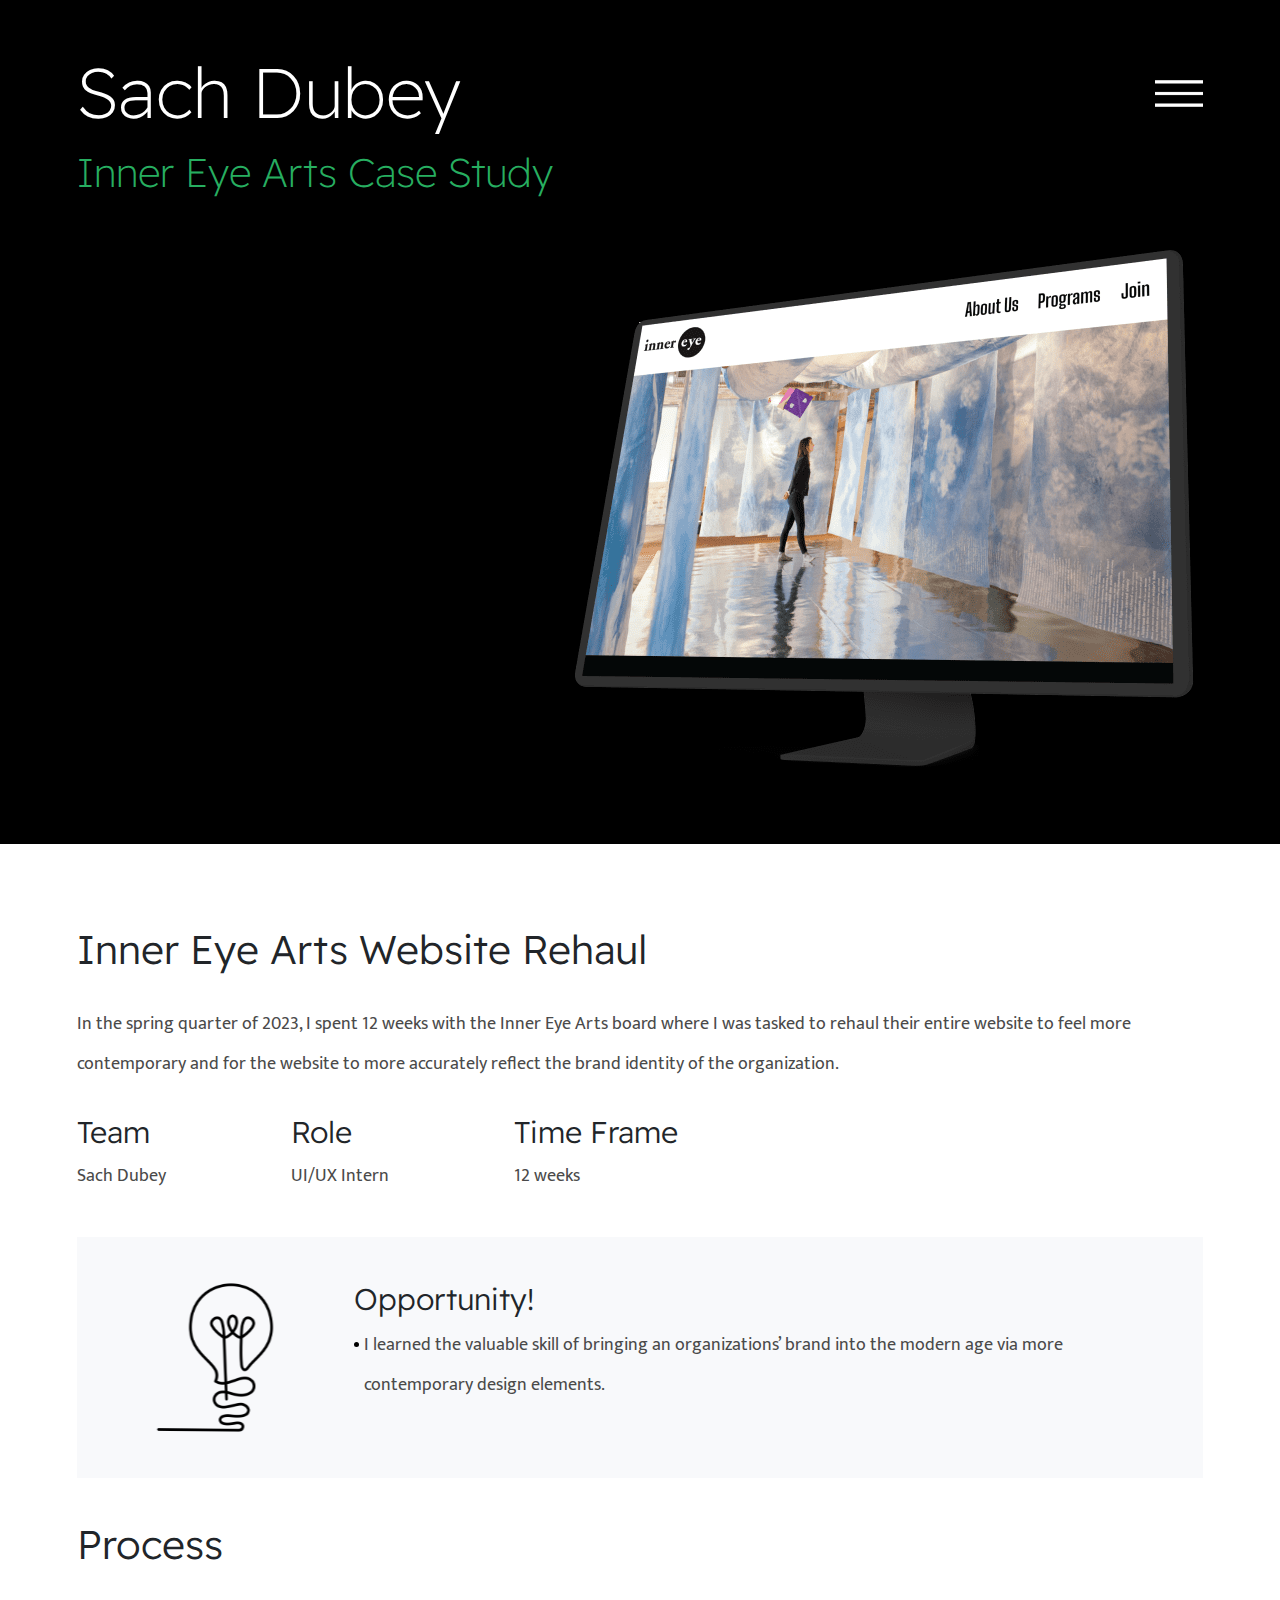
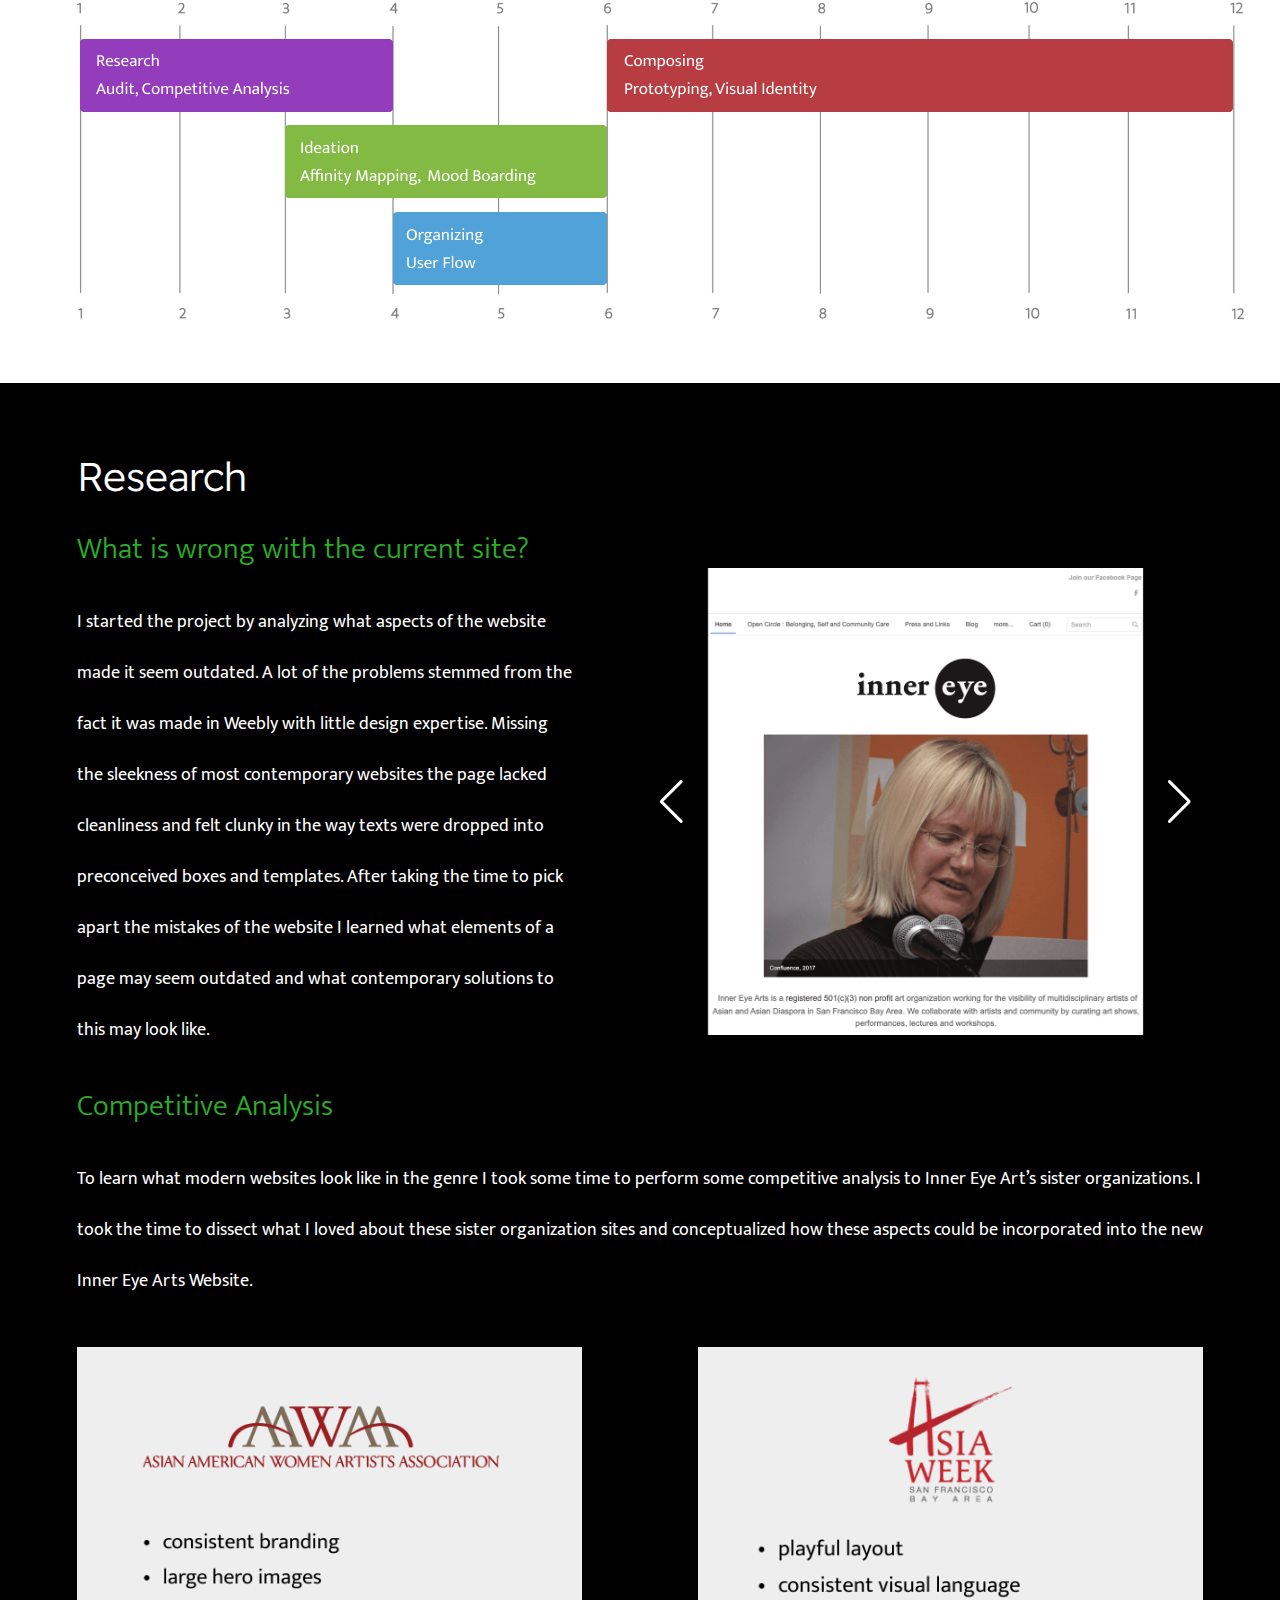
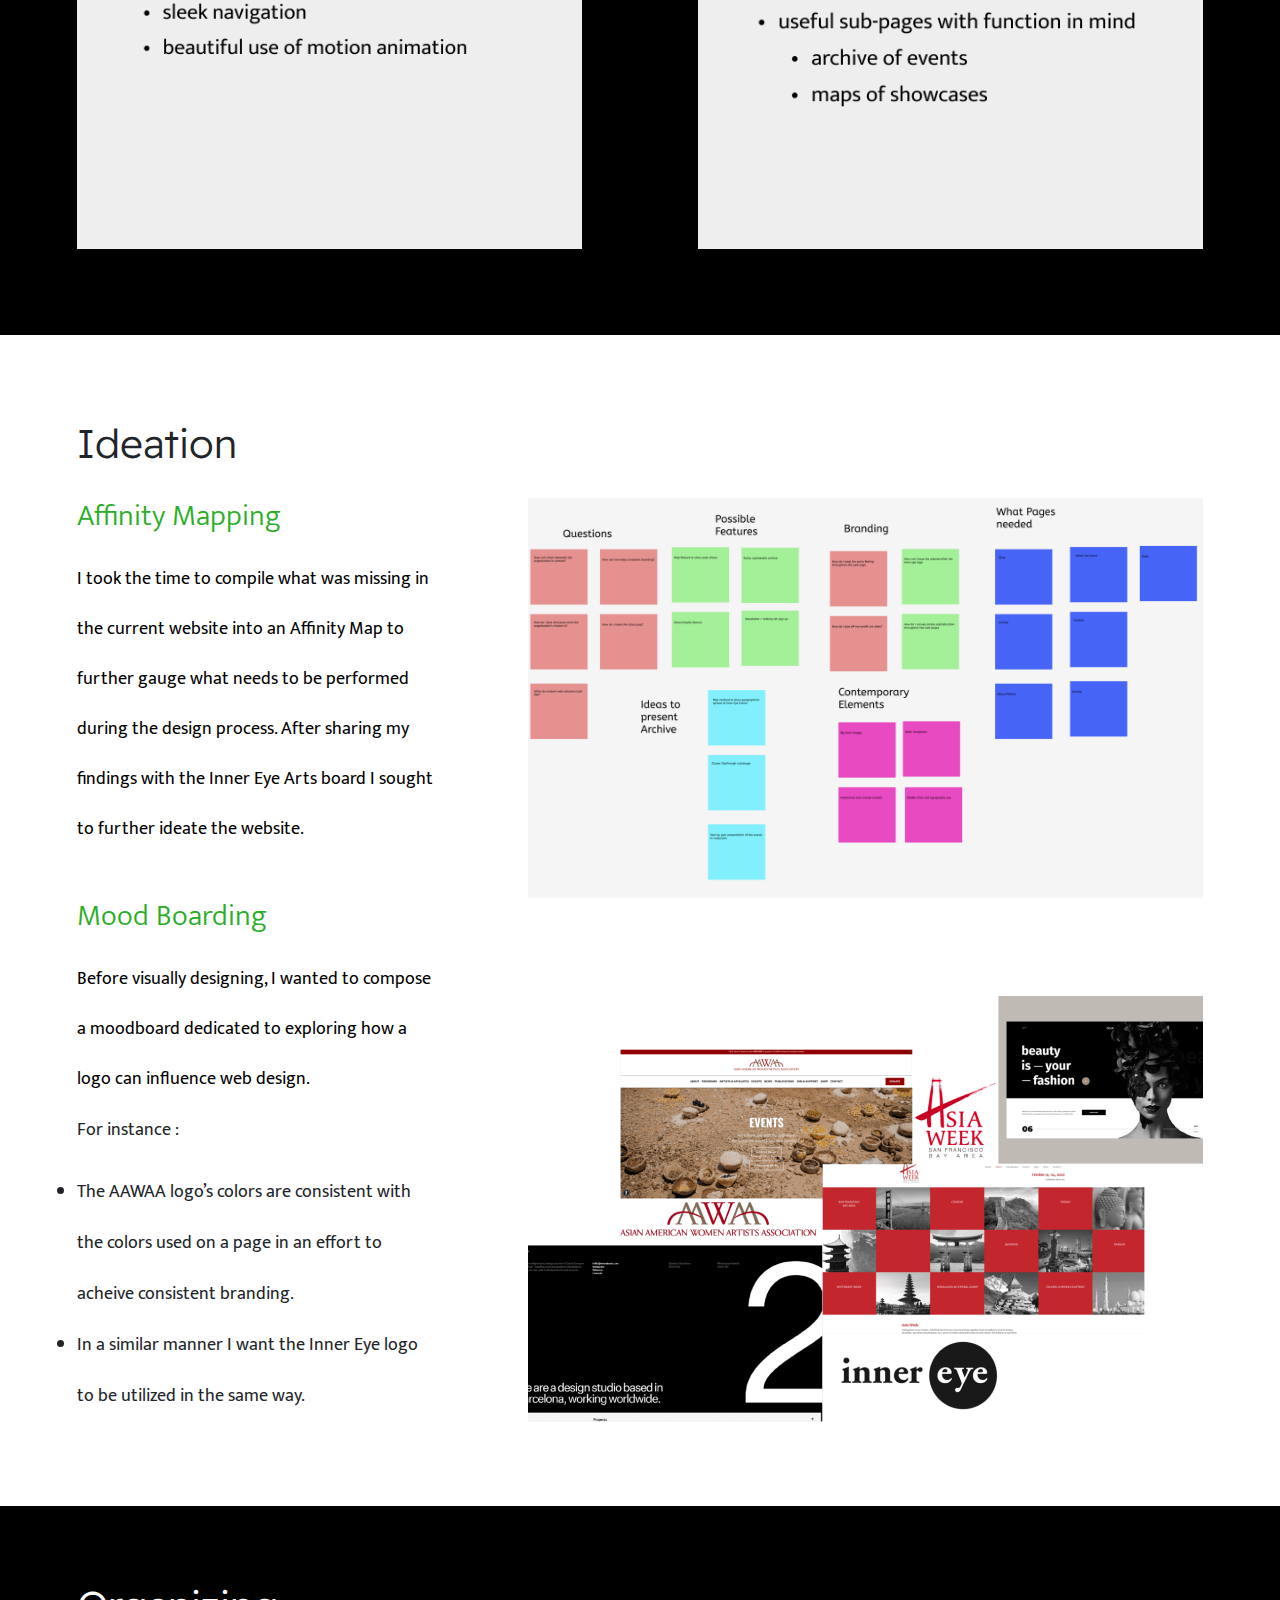
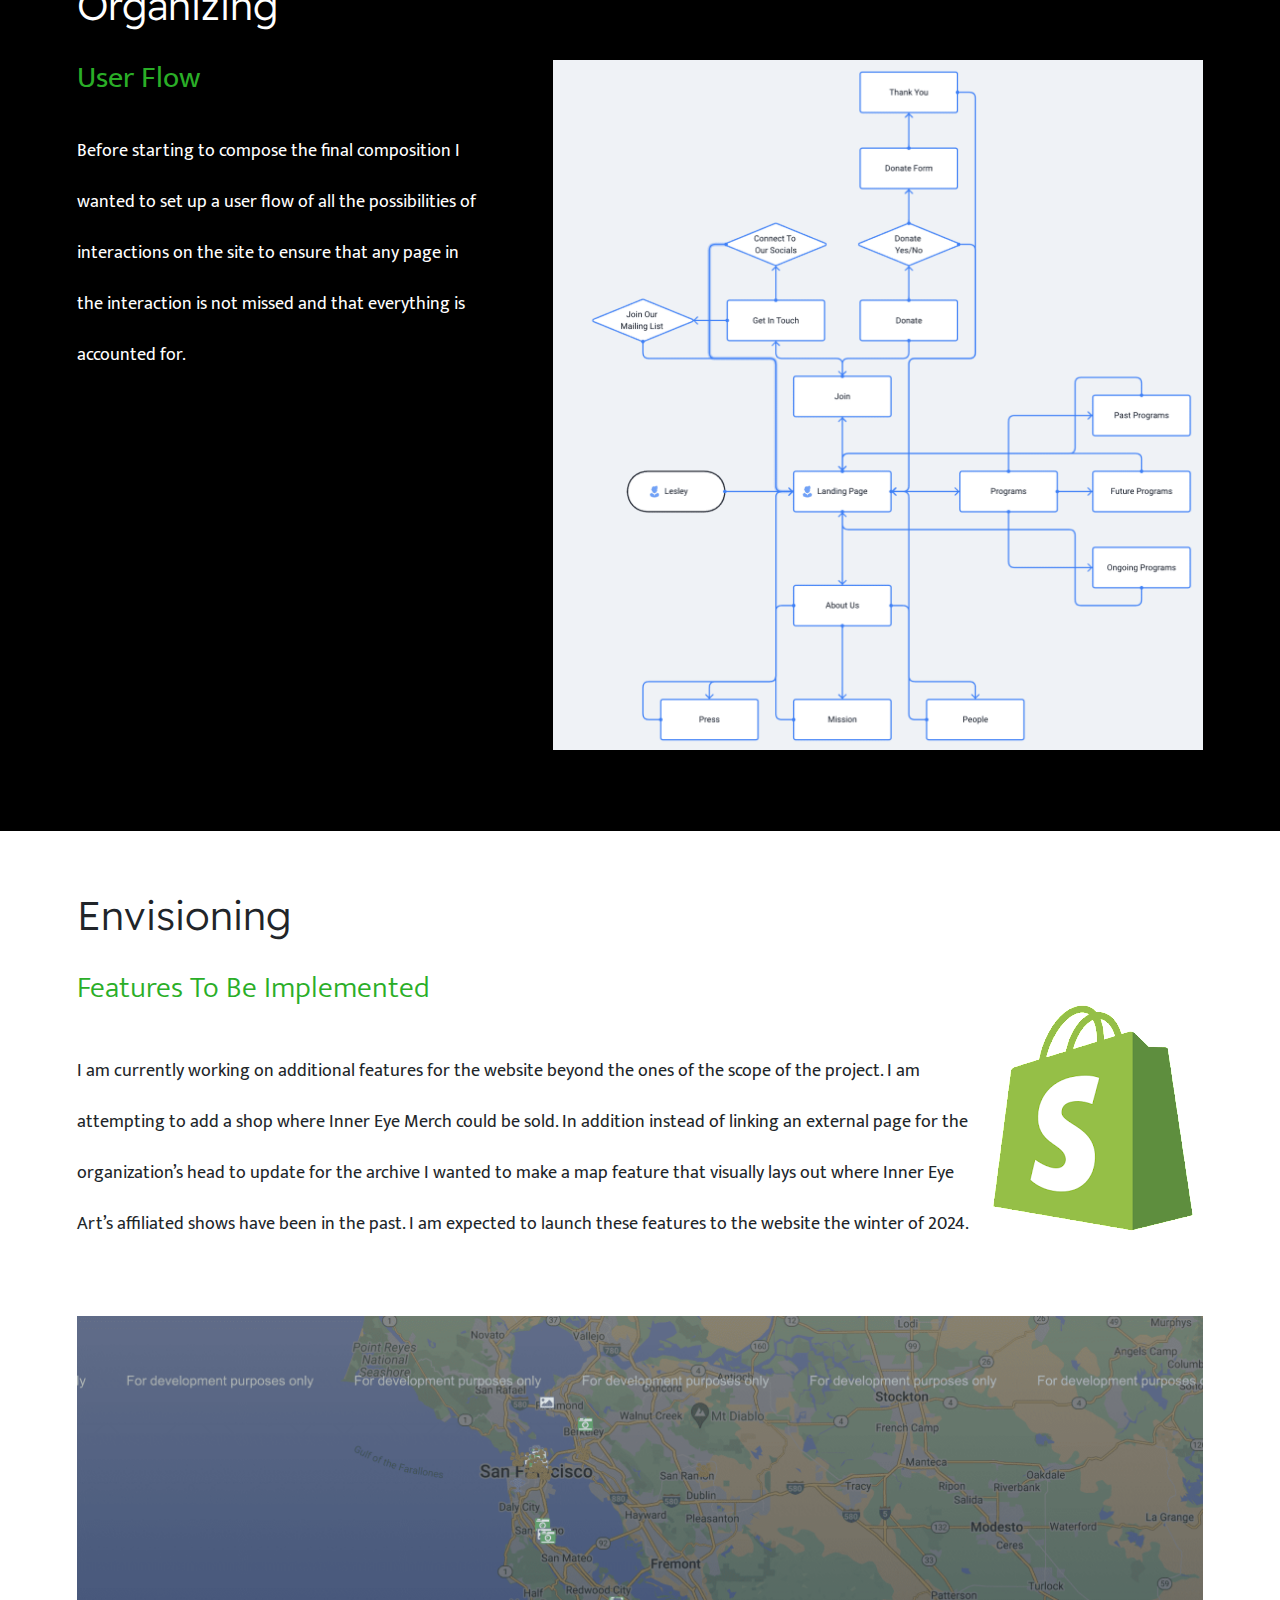
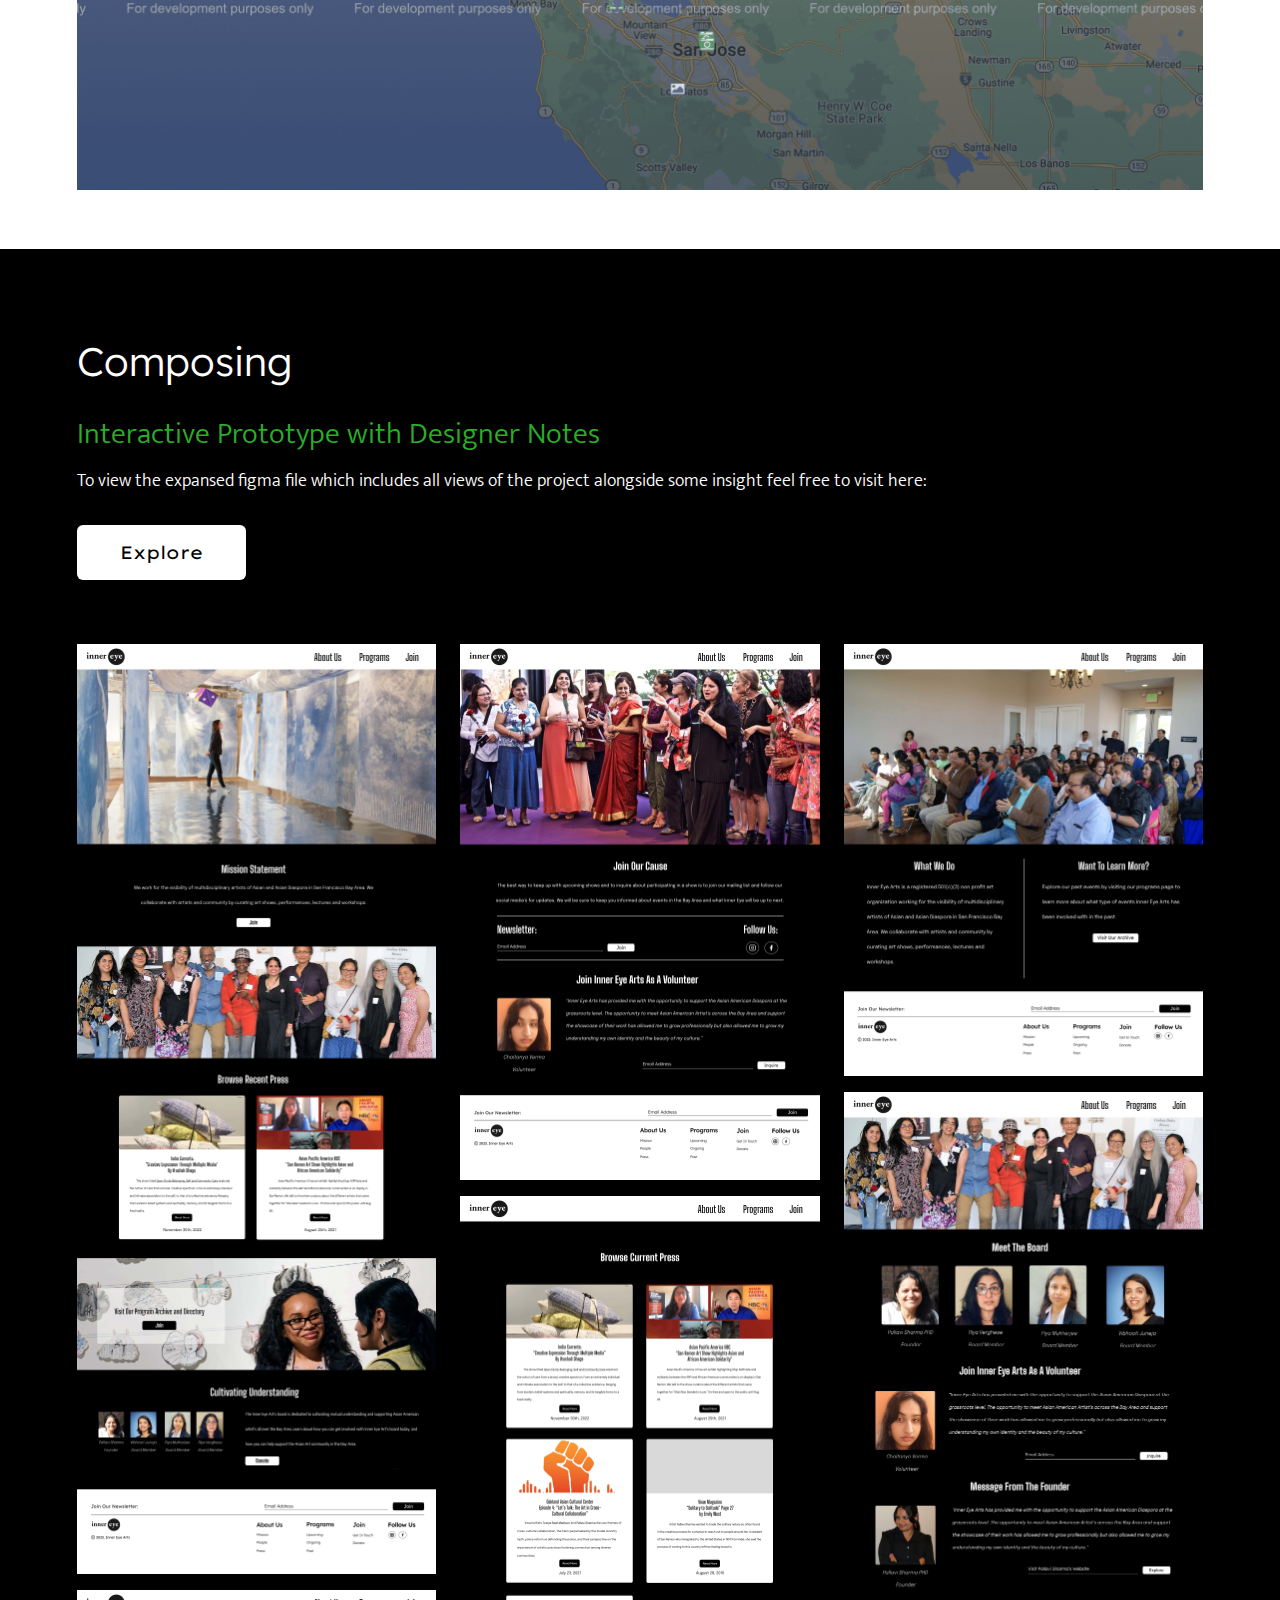
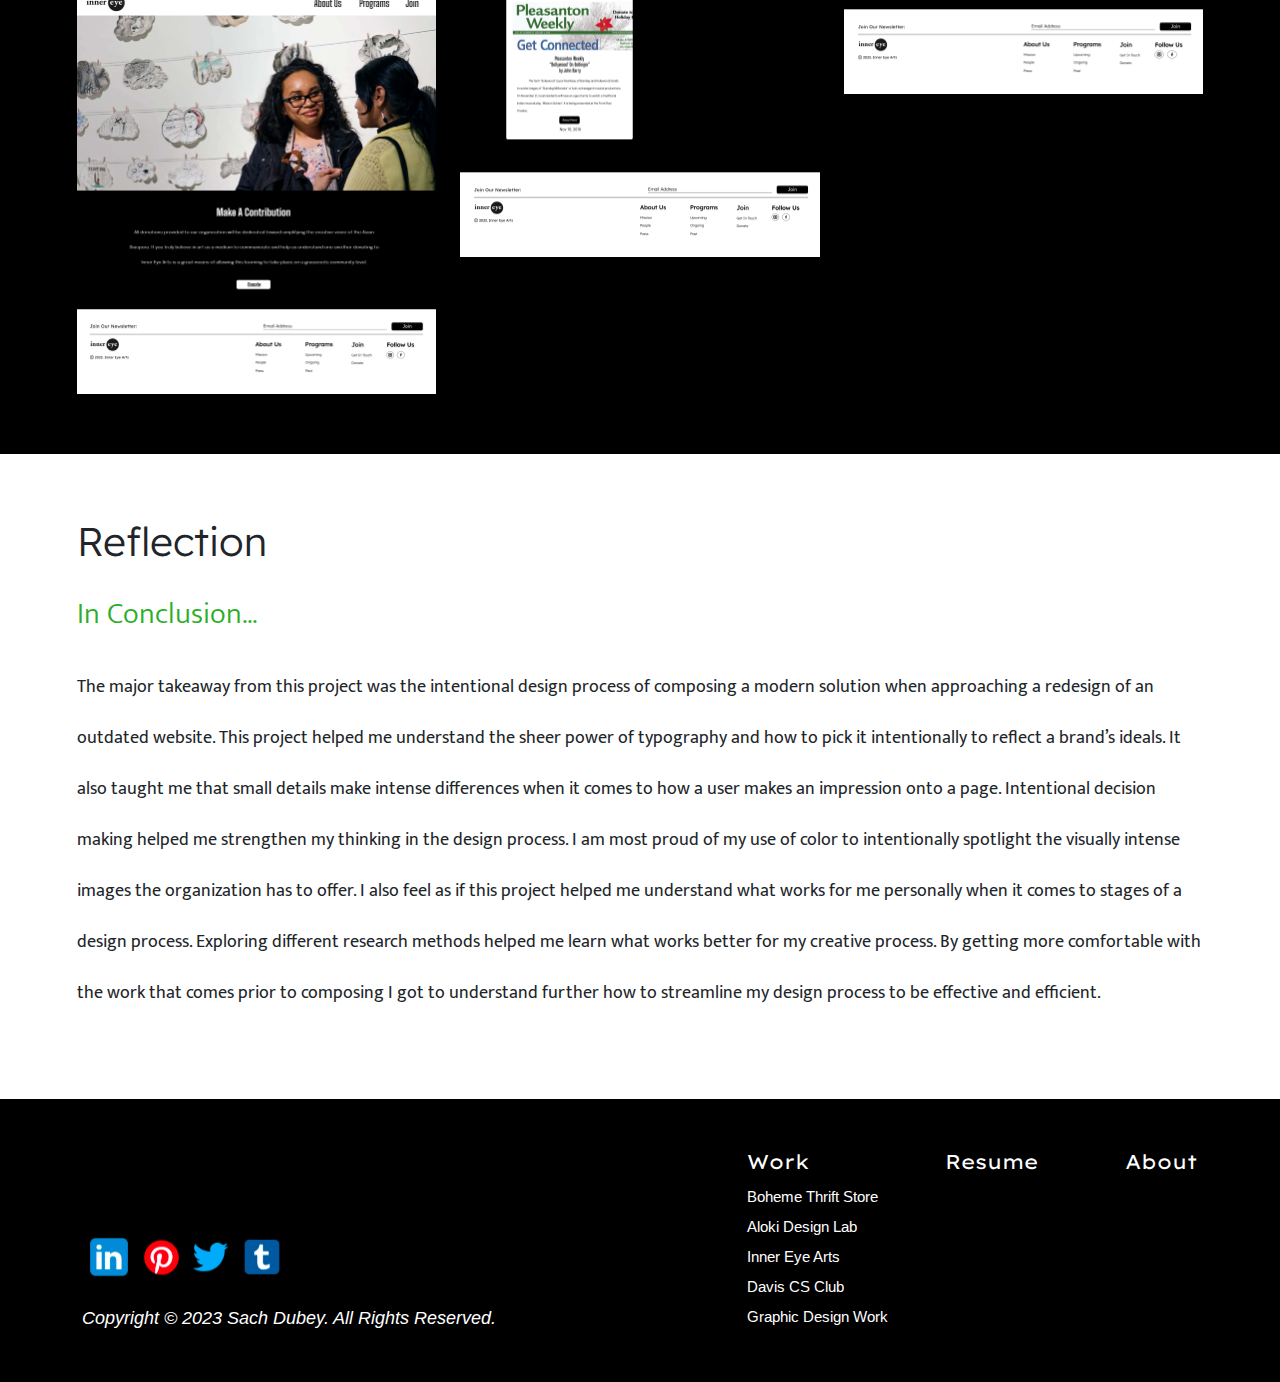
<file: Inner-Eye-Arts.html>
<!doctype html>
<html class="no-js" lang="">

<head>
    <meta charset="utf-8">
    <meta http-equiv="x-ua-compatible" content="ie=edge">
    <title>Inner Eye Arts Case Study </title>
    <meta name="description" content="">
    <meta name="viewport" content="width=device-width, initial-scale=1">
    <link rel="shortcut icon" type="image/x-icon" href="assets/img/fav.png">
    <!-- Place favicon.ico in the root directory -->

    <!-- CSS here -->
    <link rel="stylesheet" href="assets/css/swiper-bundle.min.css">
    <link rel="stylesheet" href="assets/css/magnific-popup.css">
    <link rel="stylesheet" href="assets/css/bootstrap.min.css">
    <link rel="stylesheet" href="assets/css/owl.carousel.min.css">
    <link rel="stylesheet" href="assets/css/style.css">
    <link rel="stylesheet" href="assets/css/responsive.css">
</head>

<body>


    <!-- mobile-menu START -->
    <div class=" menus">
        <a href="#" class="bars nav_btn"><svg class="bi bi-x" width="1em" height="1em" viewBox="0 0 16 16" fill="currentColor" xmlns="http://www.w3.org/2000/svg">
            <path fill-rule="evenodd" d="M11.854 4.146a.5.5 0 010 .708l-7 7a.5.5 0 01-.708-.708l7-7a.5.5 0 01.708 0z" clip-rule="evenodd"/>
            <path fill-rule="evenodd" d="M4.146 4.146a.5.5 0 000 .708l7 7a.5.5 0 00.708-.708l-7-7a.5.5 0 00-.708 0z" clip-rule="evenodd"/>
        </svg></a> 
        <nav> 
            <ul class="m_manu">
                <li><a href="index.html">Home</a></li>
                <li><a href="about.html">About</a></li>
                <li><a  href="assets/img/Sach-Dubey-Resume.pdf" target="_blank">Resume</a></li>
                <li><a href="#">Case Study</a></li>
            </ul>
            <ul class="s_menu">
                <li><a href="Boheme-Case-Study.html" >Boheme Thrift Store</a></li>
                <li><a href="Aloki-Case-Study.html" >Aloki Contact Page</a></li>
                <li><a href="Inner-Eye-Arts.html" >Inner Eye Arts</a></li>
                <li><a href="Davis-CS-Club.html" >Davis CS Club</a></li>
                <li><a href="Graphic-Design.html" >Graphic Design Work</a></li>
            </ul>
        </nav> 
    </div> 
    <!-- mobile-menu End -->


    <main class="cont-50">



        <!--------- Section START ---------->
        <section class="aloki-hero">
            <div class="container">
                <div class="row">
                    <div class="col-6">
                        <div class="aloki_text">
                            <h1>Sach Dubey </h1>
                            <span>Inner Eye Arts Case Study</span>
                        </div>
                    </div>
                    <div class="col-6">
                        <div class="aloki_nav">
                            <div class="bar">
                                <a class=" siteBar-btn" id="nvBtn" href="#">
                                    <img src="assets/img/hamburger.svg" alt="">
                                </a>
                            </div>
                        </div>
                    </div>
                    <div class="col-lg-12">
                        <div class="aloki_img">
                            <i>
                                <img src="assets/img/hero_imgs.png" alt="">
                            </i>
                        </div>
                    </div>
                </div>
            </div>
        </section>
        <!--------- Section End ---------->

        <!--------- Arts Start ---------->
        <section class="such_dubey_art">
            <div class="container">
                <div class="art_wrap">
                    <div class="title">
                        <h2>Inner Eye Arts Website Rehaul</h2>
                    </div>
                    <div class="art_title">
                        <p>In the spring quarter of 2023, I spent 12 weeks with the Inner Eye Arts board where I was
                            tasked to rehaul their entire website to feel more contemporary and for the website to more
                            accurately reflect the brand identity of the organization.</p>
                        <div class="art_roles">
                            <div class="art_role">
                                <h5>Team</h5>
                                <span>Sach Dubey </span>
                            </div>
                            <div class="art_role">
                                <h5>Role</h5>
                                <span>UI/UX Intern</span>
                            </div>
                            <div class="art_role">
                                <h5>Time Frame</h5>
                                <span>12 weeks</span>
                            </div>
                        </div>

                        <div class="opportunity">
                            <img src="assets/img/light.svg" alt="">
                            <div class="opportunity_content">
                                <h5>Opportunity!</h5>
                                <p>I learned the valuable skill of bringing an organizations’ brand into the modern age
                                    via more contemporary design elements. </p>
                            </div>
                        </div>
                    </div>
                </div>
            </div>
        </section>
        <!--------- Arts End ---------->

        <!--------- Process Start ---------->
        <section class="such_dubey_process">
            <div class="container">
                <div class="process__wrap">
                    <div class="title">
                        <h2>Process</h2>
                    </div>
                    <div class="process_img">
                        <a href="assets/img/process_img.png" class="popUp">
                            <img src="assets/img/process_img.png" alt="">
                        </a>
                    </div>
                </div>
            </div>
        </section>
        <!--------- Process End ---------->

        <!--------- Research Start ---------->
        <section class="such_dubey_research">
            <div class="container">
                <div class="research_wrap">
                    <div class="title">
                        <h2 class="text-white">Research</h2>
                    </div>
                    <div class="row g-3 align-items-center">
                        <div class="col-lg-6">
                            <div class="research_content">
                                <h4>What is wrong with the current site?</h4>
                                <p class="para">I started the project by analyzing what aspects of the website made it
                                    seem outdated.
                                    A lot of the problems stemmed from the fact it was made in Weebly with little design
                                    expertise. Missing the sleekness of most contemporary websites the page lacked
                                    cleanliness and felt clunky in the way texts were dropped into preconceived boxes
                                    and templates. After taking the time to pick apart the mistakes of the website I
                                    learned what elements of a page may seem outdated and what contemporary solutions to
                                    this may look like. </p>
                            </div>
                        </div>
                        <div class="col-lg-6 d-none">
                            <div class="research_slider owl-carousel">
                                <a href="assets/img/research_img.png" class="research_single_slide popUp">
                                    <img src="assets/img/research_img.png" alt="">
                                </a>
                                <a href="assets/img/inner-1.png" class="research_single_slide popUp">
                                    <img src="assets/img/inner-1.png" alt="">
                                </a>
                                <a href="assets/img/inner-2.png" class="research_single_slide popUp">
                                    <img src="assets/img/inner-2.png" alt="">
                                </a>
                                <a href="assets/img/inner-3.png" class="research_single_slide popUp">
                                    <img src="assets/img/inner-3.png" alt="">
                                </a>
                                <a href="assets/img/inner-4.png" class="research_single_slide popUp">
                                    <img src="assets/img/inner-4.png" alt="">
                                </a>
                            </div>
                        </div>
                        <div class="col-lg-6">
                            <div class="swiper">
                                <div class="swiper-wrapper">
                                    <a href="assets/img/research_img.png" class="research_single_slide popUp swiper-slide">
                                        <img src="assets/img/research_img.png" alt="">
                                    </a>
                                    <a href="assets/img/inner-1.png" class="research_single_slide popUp swiper-slide">
                                        <img src="assets/img/inner-1.png" alt="">
                                    </a>
                                    <a href="assets/img/inner-2.png" class="research_single_slide popUp swiper-slide">
                                        <img src="assets/img/inner-2.png" alt="">
                                    </a>
                                    <a href="assets/img/inner-3.png" class="research_single_slide popUp swiper-slide">
                                        <img src="assets/img/inner-3.png" alt="">
                                    </a>
                                    <a href="assets/img/inner-4.png" class="research_single_slide popUp swiper-slide">
                                        <img src="assets/img/inner-4.png" alt="">
                                    </a>
                                </div>
                                <div class="swiper-button-prev"></div>
                                <div class="swiper-button-next"></div>
                            </div>
                        </div>
                    </div>
                    <div class="analysis mt-3">
                        <div class="analysis_content">
                            <h4>Competitive Analysis</h4>
                            <p class="para">To learn what modern websites look like in the genre I took some time to perform some
                                competitive analysis to Inner Eye Art’s sister organizations. I took the time to dissect
                                what I loved about these sister organization sites and conceptualized how these aspects
                                could be incorporated into the new Inner Eye Arts Website.
                            </p>
                        </div>
                        <div class="analysis_card d-none d-md-flex">
                            <div class="row ">
                                <div class="col-md-6">
                                    <div class="analysis_single__card analysis_single__card1">
                                        <img src="assets/img/art-web-1.png" alt="">
                                    </div>
                                </div>
                                <div class="col-md-6">
                                    <div class="analysis_single__card analysis_single__card2">
                                        <img src="assets/img/art-web-2.png" alt="">
                                    </div>
                                </div>
                            </div>
                        </div>
                        <div class="d-block d-md-none">
                            <div class="analysis_slider owl-carousel">
                                <div class="analysis_single__card analysis_single__card1">
                                    <img src="assets/img/art-web-1.png" alt="">
                                </div>
                                <div class="analysis_single__card analysis_single__card2">
                                    <img src="assets/img/art-web-2.png" alt="">
                                </div>
                            </div>
                        </div>
                    </div>
                </div>
            </div>
        </section>
        <!--------- Research End ---------->

        <!--------- Ideation Start ---------->
        <section class="such_dubey_ideation">
            <div class="container">
                <div class="title">
                    <h2>Ideation</h2>
                </div>
                <div class="row g-3">
                    <div class="col-lg-4">
                        <div class="ideation_content">
                            <h4>Affinity Mapping</h4>
                            <p>I took the time to compile what was missing in the current website into an Affinity Map
                                to further gauge what needs to be performed during the design process. After sharing my
                                findings with the Inner Eye Arts board I sought to further ideate the website.
                            </p>
                        </div>
                    </div>
                    <div class="col-lg-8 mb-md-0 mb-4">
                        <div class="ideation_img ">
                            <img src="assets/img/iteantion_img.png" alt="">
                        </div>
                    </div>
                </div>

                <div class="row g-3">
                    <div class="col-lg-4">
                        <div class="ideation_content">
                            <h4>Mood Boarding</h4>
                            <p class="para">Before visually designing, I wanted to compose a moodboard dedicated to
                                exploring how a
                                logo can influence web design.</p>
                            <div class="ideation_rule">
                                <h6>For instance :</h6>
                                <ul>
                                    <li>The AAWAA logo’s colors are consistent with the colors used on a page in an
                                        effort to acheive consistent branding.</li>
                                    <li>In a similar manner I want the Inner Eye logo to be utilized in the same way.
                                    </li>
                                </ul>
                            </div>
                        </div>
                    </div>
                    <div class="col-lg-8">
                        <div class="ideation_img">
                            <img src="assets/img/boarding.png" alt="">
                        </div>
                    </div>
                </div>
            </div>
        </section>
        <!--------- Ideation End ---------->

        <!--------- Organizing Start ---------->
        <section class="such_dubey_organize">
            <div class="container">
                <div class="title">
                    <h2 class="text-white">Organizing</h2>
                </div>
                <div class="organize_wrap">
                    <div class="row g-3">
                        <div class="col-lg-5">
                            <div class="organize_content">
                                <h4>User Flow</h4>
                                <p class="para">Before starting to compose the final composition I wanted to set up a
                                    user flow of
                                    all
                                    the possibilities of interactions on the site to ensure that any page in the
                                    interaction
                                    is not missed and that everything is accounted for. </p>
                            </div>
                        </div>
                        <div class="col-lg-7">
                            <div class="organize_img">
                                <img src="assets/img/organiz.png" alt="">
                            </div>
                        </div>
                    </div>
                </div>
            </div>
        </section>
        <!--------- Organizing End ---------->

        <!--------- Envisioning Start ---------->
        <section class="such_dubey_envision">
            <div class="container">
                <div class="title">
                    <h2>Envisioning</h2>
                </div>
                <div class="envision__wrap">
                    <div class="row g-3">
                        <div class="col-lg-12">
                            <div class="envision_wrp">
                                
                            <div class="envision_content">
                                <h4>Features To Be Implemented</h4>
                                <p class="para">I am currently working on additional features for the website beyond the
                                    ones of the
                                    scope of
                                    the project. I am attempting to add a shop where Inner Eye Merch could be sold. In
                                    addition
                                    instead of linking an external page for the organization’s head to update for the
                                    archive I
                                    wanted to make a map feature that visually lays out where Inner Eye Art’s affiliated
                                    shows
                                    have been in the past. I am expected to launch these features to the website the
                                    winter of
                                    2024. </p>
                            </div>
                            
                            <div class="envision_img">
                                <img src="assets/img/shop.png" alt="">
                            </div>
                            </div>
                        </div>
                    </div>
                </div>
            </div>
        </section>
        <!--------- Envisioning End ---------->

        <!--------- Map Start ---------->
        <section class="such_dubey_map">
            <div class="container">
                <div class="map__wrap">
                    <img src="assets/img/map.png" alt="">
                </div>
            </div>
        </section>
        <!--------- Map End ---------->

        <!--------- Composing Start ---------->
        <section class="such_dubey_composing">
            <div class="container">
                <div class="title">
                    <h2 class="text-white">Composing</h2>
                </div>
                <div class="composing_wrap mb-3">
                    <h4>Interactive Prototype with Designer Notes</h4>
                </div>
                
                <div class="comp-slider_text mb-4">
                    <p class="text-white">To view the expansed figma file which includes all views of the project alongside some insight feel free to visit here: 
                    </p>
                    <a  href="https://www.figma.com/file/31VFrUBnFOHC1BQUOXvbn9/Inner-Eye-Arts-Project-Viewing?type=design&mode=design&t=VPlEW2IBPH9vUbyq-1" class="thm_btn">Explore</a>
                </div>

                <div class="row mt-5  d-none d-md-flex">
                    <div class="col-md-6 col-lg-4 mt-3" >
                        <a href="assets/img/comp-7.jpg" class="popUp">
                            <img src="assets/img/comp-7.jpg" class="mb-3" alt="">
                        </a>
                        <a href="assets/img/comp-7-4.jpg" class="popUp">
                            <img src="assets/img/comp-7-4.jpg" alt="">
                        </a>
                    </div>
                    <div class="col-md-6 col-lg-4 mt-3">
                        <a href="assets/img/comp-7-1.jpg" class="popUp">
                            <img src="assets/img/comp-7-1.jpg" class="mb-3" alt="">
                        </a>
                        <a href="assets/img/comp-7-2.jpg" class="popUp">
                            <img src="assets/img/comp-7-2.jpg" alt="">
                        </a>
                    </div>
                    <div class="col-md-12 col-lg-4 mt-3">
                        <div class="row">
                            <div class="col-lg-12 col-md-6">
                                <a href="assets/img/comp-7-3.jpg" class="popUp">
                                    <img src="assets/img/comp-7-3.jpg" class="mb-3" alt="">
                                </a>
                            </div>
                            <div class="col-lg-12 col-md-6">
                                <a href="assets/img/comp-7-5.jpg" class="popUp">
                                    <img src="assets/img/comp-7-5.jpg" alt="">
                                </a>
                            </div>
                        </div>
                    </div>
                </div>

                <div class="row mt-5 mt-md-0 d-flex d-md-none">
                    <div class="col-lg-12">
                        <div class="comp-slider arrow_center owl-carousel">
                            <a href="assets/img/comp-7.jpg" class="popUp">
                                <img src="assets/img/comp-7.jpg" alt="">
                            </a>
                            <a href="assets/img/comp-7-1.jpg" class="popUp">
                                <img src="assets/img/comp-7-1.jpg" alt="">
                            </a>
                            <a href="assets/img/comp-7-2.jpg" class="popUp">
                                <img src="assets/img/comp-7-2.jpg" alt="">
                            </a>
                            <a href="assets/img/comp-7-3.jpg" class="popUp">
                                <img src="assets/img/comp-7-3.jpg" alt="">
                            </a>
                            <a href="assets/img/comp-7-4.jpg" class="popUp">
                                <img src="assets/img/comp-7-4.jpg" alt="">
                            </a>
                            <a href="assets/img/comp-7-5.jpg" class="popUp">
                                <img src="assets/img/comp-7-5.jpg" alt="">
                            </a>
                        </div>
                    </div> 
                </div>
            </div>
        </section>
        <!--------- Composing End ---------->

        <!--------- Reflection Start ---------->
        <section class="such_dubey_reflection">
            <div class="container">
                <div class="title">
                    <h2>Reflection</h2>
                </div>
                <div class="reflection_content">
                    <h4>In Conclusion...</h4>
                    <p class="para">The major takeaway from this project was the intentional design process of composing a modern solution when approaching a redesign of an outdated website. This project helped me understand the sheer power of typography and how to pick it intentionally to reflect a brand’s ideals. It also taught me that small details make intense differences when it comes to how a user makes an impression onto a page. Intentional decision making helped me strengthen my thinking in the design process. I am most proud of my use of color to intentionally spotlight the visually intense images the organization has to offer. I also feel as if this project helped me understand what works for me personally when it comes to stages of a design process. Exploring different research methods helped me learn what works better for my creative process. By getting more comfortable with the work that comes prior to composing I got to understand further how to streamline my design process to be effective and efficient. 
                    </p>
                </div>
            </div>
        </section>
        <!--------- Reflection End ---------->


    </main>

        <!--------- Section START ---------->
        <footer class="footer-area">
            <div class="container">
                <div class="row">
                    <div class="col-lg-6 col-xl-7 col-md-6">
                        <div class="home_fLeft">
                            <ul class="social-link">
                                <li><a  href="https://www.linkedin.com/in/sach-dubey-44ab42187/"><img src="assets/img/linkedin.svg" alt=""></a></li>
                                <li><a  href="https://www.pinterest.com/SachDubeyDesigns/"><img src="assets/img/printerest.svg" alt=""></a></li>
                                <li><a  href="https://twitter.com/saverobespierre"><img src="assets/img/twitter.svg" alt=""></a></li>
                                <li><a  href="https://www.tumblr.com/karmakulture"><img src="assets/img/t.svg" alt=""></a></li>
                            </ul>
                            <p>Copyright © 2023 Sach Dubey. All Rights Reserved. </p>
                        </div>
                    </div>
                    <div class="col-lg-6 col-xl-5 d-none d-lg-block">
                        <div class="footer_nav">
                            <ul>
                                <li><h5>Work </h5></li>
                                <li><a href="Boheme-Case-Study.html">Boheme Thrift Store</a></li>
                                <li><a href="Aloki-Case-Study.html">Aloki Design Lab</a></li>
                                <li><a href="Inner-Eye-Arts.html">Inner Eye Arts</a></li>
                                <li><a href="Davis-CS-Club.html">Davis CS Club</a></li>
                                <li><a href="Graphic-Design.html">Graphic Design Work</a></li>
                            </ul>
                            <ul>
                                <li><h5><a  href="assets/img/Sach-Dubey-Resume.pdf" target="_blank">Resume</a></h5></li>
                                <li></li>
                            </ul>
                            <ul>
                                <li><h5><a  href="about.html">About</a></h5></li>
                                <li></li>
                            </ul>
                        </div>
                    </div>
                    <div class="col-md-6 d-block d-lg-none">
                        <div class="footer_nav mobile">
                            <ul class="border-right">
                                <li><h5>Work </h5></li>
                                <li><a href="Boheme-Case-Study.html">Boheme Thrift Store</a></li>
                                <li><a href="Aloki-Case-Study.html">Aloki Design Lab</a></li>
                                <li><a href="Inner-Eye-Arts.html">Inner Eye Arts</a></li>
                                <li><a href="Davis-CS-Club.html">Davis CS Club</a></li>
                                <li><a href="Graphic-Design.html">Graphic Design Work</a></li>
                            </ul>
                            <ul>
                                <li><h5><a  href="assets/img/Sach-Dubey-Resume.pdf" target="_blank">Resume</a></h5></li>
                                <li><h5>About</h5></li>
                            </ul>
                        </div>
                    </div>
                </div>
            </div>
        </footer>
        <!--------- Section End ---------->






    <!-- JS here -->
    <script src="assets/js/jquery-3.4.1.min.js"></script>
    <script src="assets/js/popper.min.js"></script>
    <script src="assets/js/bootstrap.min.js"></script>
    <script src="assets/js/jquery.magnific-popup.min.js"></script>
    <script src="assets/js/owl.carousel.min.js"></script>
    <script src="assets/js/swiper-bundle.min.js"></script>
    <script src="assets/js/main.js"></script>
    <script>
        const swiper = new Swiper('.swiper', {
            // Optional parameters
            direction: 'horizontal',
            slidesPerView: 1,
            loop: true,
            autoHeight: true,
            spaceBetween: 100,

            // If we need pagination
            pagination: {
                el: '.swiper-pagination',
            },

            // Navigation arrows
            navigation: {
                nextEl: '.swiper-button-next',
                prevEl: '.swiper-button-prev',
            },
        });     
    </script>
</body>

</html>
</file>
<file: assets/css/style.css>
/*   Theme default css */
@import url('https://fonts.googleapis.com/css2?family=Arimo:ital,wght@0,400;0,500;0,600;0,700;1,400;1,500;1,600;1,700&family=Lexend+Exa:wght@100;200;300;400;500;600;700;800;900&family=Mukta:wght@300;400;500;600;700;800&family=Readex+Pro:wght@200;300;400;500;600;700&display=swap');
/* @import url('https://fonts.googleapis.com/css2?family=Mukta:wght@200;300;400;500;600;700;800&display=swap'); */

@font-face{
  font-family: DroidSans-Bold;
  src: url(../fonts/DroidSans-Bold.ttf);
  font-weight: 700;
}

@font-face{
  font-family: DroidSans;
  src: url(../fonts/DroidSans-Bold.ttf);
  font-weight: normal;
}



/* ======font family=========
font-family: 'Arimo', sans-serif;
font-family: 'Lexend Exa', sans-serif;
font-family: 'Mukta', sans-serif;
font-family: 'Readex Pro', sans-serif;
font-family: DroidSans-Bold;
*/
:root{
  --f18 : 18px ;
  --f20 : 20px ;
  --f22 : 22px ;
  --f24 : 24px ;
  --f28 : 28px ;
  --f30 : 30px ;
  --f32 : 32px ;
  --f36 : 36px ;
  --f40 : 40px ;
  --f44 : 44px ;

  --greenColor: #27AE60;
}


body {
  font-weight: 400;
  font-size: 16px;
  margin: 0;
  padding: 0;
  font-family: 'Lexend Exa', sans-serif;
}

title {
}

.dark{
  background: #000;
  color: #fff;
}
.text-right{
  text-align: right;
}
  img{
    max-width: 100%;
  }
button {
  cursor: pointer; 
}

a:focus,
button:focus {
  text-decoration: none;
  outline: none; }

a:focus,
a:hover {
  /* color: inherit; */
  text-decoration: none;
  }

a,
button {
  color: inherit;
  outline: medium none; 
  text-decoration: none;
}

button:focus, input:focus, input:focus, textarea, textarea:focus {
  outline: 0; }

 
h1,
h2,
h3,
h4,
h5,
h6 {
  margin-top: 0px;
  font-weight: 400;
 }

h1 a,
h2 a,
h3 a,
h4 a,
h5 a,
h6 a {
  color: inherit; }

h1 {
  font-size: var(--f40);
  }

h2 {
  font-size: 35px; }

h3 {
  font-size: var(--f30);
  }

h4 {
  font-size: 22px; }

h5 {
  font-size: var(--f20);
  }

h6 {
  font-size: 16px; }

ul {
  margin: 0px;
  padding: 0px; }

ul.dot li {
    list-style: disc;
    margin-left: 20px;
}

li {
  list-style: none; }

.pb_150{padding-bottom: 150px;}
.pb_100{padding-bottom: 100px;}
.pb_50{padding-bottom: 50px;}
.pt_150{padding-top: 150px;}
.pt_100{padding-top: 100px;}
.pt_50{padding-top: 50px;}

.mb_150{margin-bottom: 150px !important;}
.mb_100{margin-bottom: 100px;}
.mb_50{margin-bottom: 50px;}
.mt_150{margin-top: 150px;}
.mt_100{margin-top: 100px;}
.mt_50{margin-top: 50px;}
 
.thm_btn{
    font-size: var(--f18);
    background: #fff;
    color: #000;
    padding: 14px 43px;
    border-radius: 6px;
    display: inline-block;
}

/* default-css END 
================================== */
 


.header-area {
  padding: 30px 0; 
  width: 100%;
  z-index: 99; 
  background: #ff7c47;
}
.menu-area nav ul li {
  list-style: none;
  display: inline-block;
}

.menu-area nav ul li a {
  font-size: 16px;
  display: inline-block;
  margin-left: 60px;
  position: relative;
}

/* humbergar */
.bar a {
  width: 48px;
  /* height: 32px; */
  float: right;
  position: relative;
  display: inline-block;
} 
.bar a span {
  width: 100%;
  height: 3px;
  background: #fff;
  display: block;
  position: relative;
  top: 17px;
  border-radius: 30px;
  transition: .3s;
} 
.bar a span:before {left: 0;content: "";position: absolute;width: 100%;height: 100%;background: #fff;bottom: 10px;border-radius: 30px;transition: .3s;} 
.bar a span:after {left: 0;content: "";position: absolute;width: 100%;height: 100%;background: #fff;bottom: -10px;border-radius: 30px;transition: .3s;}
 
/* humbarger END */
 

/* mobile-menu START */
.mobile-menu {
  position: fixed;
  width: 320px;
  height: 100vh;
  background: #000000;
  z-index: 99;
  top: 0;
  left: 0;
  transition: .3s;
  margin-left: -400px;
  padding-left: 40px;
  padding-top: 100px;
}

#footermenu {
    margin-left: 0;
    bottom: -101%;
    top: auto;
    background: none;
}

.siteBar{
  margin-left: 0; 
}
.mobile-menu ul#pills-tab {
  margin-top: 90px;
  margin-bottom: 35px !important;
  display: block;
}
.mobile-menu  nav ul li {
  list-style: none;
  display: block;
}

.mobile-menu nav ul li a {
  font-size: 16px;
  line-height: 40px;
  transition: .3s;
}

.mobile-menu a.bars {
  position: absolute;
  right: 20px;
  top: 15px;
  width: 40px;
  height: 40px;
  text-align: center;
  line-height: 40px;
  border-radius: 50%;
  font-size: 32px;
}

.footermenu_nav{
    display: flex;
    gap: 20px;
}

.footermenu_nav a {
    color: #FFF;
    font-family: Lexend Exa;
    font-size: 12px;
    font-style: normal;
    font-weight: 300;
    line-height: 35px; /* 291.667% */
}

.footermenu_nav ul p {
    color: #FFF;
    font-family: Lexend Exa;
    font-size: 15px;
    font-style: normal;
    font-weight: 400;
    line-height: 35px; /* 233.333% */
}

ul.nav_link {
    margin-top: 107px;
}
/* Header section END */



/*============sach_hero Area Start =============*/
.menus{
    position: fixed;
    height: 100vh;
    width: 100%;
    background: #000;
    padding: 24px;
    padding-top: 70px;
    border-right: 10px solid #008b00;
    z-index: 99;
    max-width: 350px;
    left: -500px;
    transition: all .3s;
}

ul.m_manu {
    width: max-content;
    flex-shrink: 0;
}

ul.s_menu {
    margin-top: 119px;
}

.menus nav {
    display: flex;
    gap: 10px;
    justify-content: space-between;
}

.menus > a {
    position: absolute;
    top: 5px;
    right: 18px;
    font-size: 24px !important;
}

.menus a {
    display: block;
    margin-bottom: 14px;
    color: #fff;
    font-size: 15px;
}

.menus a:hover {
    color: var(--greenColor);
}

a.bars.nav_btn {}

ul.s_menu a {
    font-size: 13px;
}

.menus.active {
    /* display: block; */
    left: 0;
}

.sach_hero-area {background: url(../img/sach_hero.png);background-size: cover;}

button#nvBtn {
    position: absolute;
    right: 50px;
    top: 80px;
    border: none;
    background: no-repeat;
}

.sach_hero-area .container {
    height: 100vh;
    display: flex;
    align-items: center;
    justify-content: center;
    text-align: center;
}

.sach_hero-area .bar {
    position: absolute;
    top: 50px;
    right: 100px;
}

.sach_hero_content span {
    font-size: 15px;
}

.sach_hero_content h2 {
    font-weight: 400;
    margin-bottom: 16px;
}
/*============sach_hero Area End =============*/


/*============self Area Start =============*/

.self-area {position: relative;padding: 120px 0;}
.Self-wrp {display: flex;align-items: center;}

.Self-wrp i {
    position: absolute;
    right: 0;
    top: 50%;
    transform: translateY(-50%);
}
.self_content {max-width: 880px;}

.self_content h5 {
    margin-bottom: 30px;
    font-weight: 400;
}


.self_content p {
    font-weight: 300;
    line-height: 3;
    font-size: 14px;
    margin-bottom: 40px;
    font-family: Lexend Exa;
}

.self_content p a {
    font-weight: 600;
    transition: all .3s;
    padding: 0;
    text-decoration: underline;
    color: var(--greenColor);
}

.self_content p a span {
}

.self_content p a:hover {
    /* color: var(--bs-green); */
}

/*============self Area End =============*/


/*============case Area Start =============*/

.case-area {overflow: hidden;margin-bottom: 150px;}

.case-area .container {
    position: relative;
}

.case-area .row {
    align-items: center;
    margin-bottom: 50px;
}

.case-area .row:nth-child(2) {margin-bottom: 0;}

.case-area .row:nth-child(2) .boheme-img img:first-child {
    transform: translateY(15px);
}

.case-area .row:nth-child(4) {
}

.case-area .row:nth-child(4) .boheme_img img {
    transform: translateY(-17px);
}

.case-area .row.position-relative {
    margin-bottom: 25px;
}


img.Pixel-bg {
    position: absolute;
    left: -75px;
    max-width: 75%;
    z-index: -1;
    max-height: 470px;
    margin-top: 45px;
    height: 100%;
    opacity: .7;
    object-fit: cover;
}
.boheme_text {max-width: 401px;text-align: center;border: 0px solid #F5F5F5;background: #010A02;padding: 40px 48px 45px;}

.boheme_text.gdw {
    max-width: 380px;
    /* padding: 38px 65px 40px; */
}

.boheme_text span {
    font-family: Lexend Exa;
    width: max-content;
    display: block;
    text-align: center;
    margin: auto;
}

.boheme_text.right {
    margin-left: auto;
}

.boheme_text a {
    width: 149px;
    height: 45.19px;
    padding: 0;
    display: flex;
    align-items: center;
    justify-content: center;
    margin: auto;
}

.boheme_text p {
    font-weight: 300;
    font-size: 14px;
    line-height: 40px;
    margin: 20px 0 30px;
    text-align: left;
}

p.iea {
    margin-right: -20px;
}

.boheme_text.v2 {
    border: 0px solid #010C02;
    background: #0C0303;
    max-width: 380px;
}

.boheme_text.left- {
    /* margin-left: -90px; */
}

.Aloki_wrp .boheme_img {
    position: relative;
}

.case-area .Aloki_wrp {
    margin: 100px 0 80px;
}

.boheme_img img {
    /* max-width: unset; */
}

img.hmp-bg-2 {
    position: absolute;
    right: -90px;
    width: 58%;
    z-index: -1;
    max-height: 470px;
    margin-top: -54px;
    object-fit: cover;
    opacity: .7;
}

img.hmp-bg-1 {
    position: absolute;
    left: -75px;
    z-index: -1;
    width: 37%;
    height: 470px;
    margin-top: -60px;
    object-fit: cover;
    opacity: .7;
}

img.laptop-bg-2 {
    position: absolute;
    left: -75px;
    z-index: -1;
    /* max-width: 65%; */
    height: 100%;
    max-height: 470px;
    margin-top: 28px;
    opacity: .7;
    width: 100%;
    max-width: 930px;
}

img.laptop-bg {
    position: absolute;
    right: -7%;
    z-index: -1;
    margin-top: 70px;
    width: 70%;
    height: 470px;
    object-fit: cover;
    transform: unset !important;
}

img.Aloki-2 {
    position: absolute;
    right: -110px;
    /* top: -40px; */
    z-index: -1;
    height: 470px;
    max-width: unset;
    margin-top: -42px;
    opacity: .7;
}

img.Aloki {
    position: absolute;
    left: -100px;
    z-index: -1;
    /* top: -30px; */
    max-width: unset;
    height: 470px;
    margin-top: -35px;
    opacity: .7;
}
/*============ Area End =============*/


/*============home Area Start =============*/

.home-footer {background: url(../img/footer-bg.png);padding: 60px 0 30px;color: #000;position: relative;background-size: cover;background-position: center;}

.home-footer .bar {
    display: none;
}
.home_fLeft {display: flex;flex-direction: column;height: 100%;justify-content: end;}

.home_fLeft p {
    margin-bottom: 0;
    font-size: var(--f18);
    font-weight: 500;
}
.social-link {display: flex;gap: 5px;align-items: center;margin-bottom: 20px;}

.social-link li:first-child a img {
    scale: .92;
}
.footer_nav {display: flex;max-width: 480px;justify-content: space-between;}

.footer_nav ul:nth-child(2) {
    /* margin-right: 80px; */
    margin-left: -30px;
}

.footer_nav h5 {
    font-weight: 500;
}

.footer_nav li h5 a {
    font-size: var(--f20);
    line-height: unset !important;
}

.footer_nav li a {
    font-size: 15px;
    line-height: 2;
}
.footer-area{
    background: #000;
    color: #fff;
}

footer {
    padding: 50px 0;
}

.footer-area .footer_nav li a {
    color: #FFF;
    font-family: Arimo;
    font-size: 15px;
    font-style: normal;
    font-weight: 400;
    line-height: 30px; /* 200% */
}

.footer-area .footer_nav h5,.footer-area .footer_nav h5 a {
    color: #FFF;
    text-shadow: 0px 4px 4px rgba(0, 0, 0, 0.25);
    font-family: Lexend Exa;
    font-size: 20px;
    font-style: normal;
    font-weight: 400;
    line-height: normal;
}

footer.footer-area .home_fLeft p {
    font-family: Arimo;
    font-size: 18px;
    font-style: italic;
    font-weight: 400;
}
/*============home Area End =============*/


/*============ Area Start =============*/

.sach_page .container{
  max-width: 1170px;
}
.sach_page h1{
  font-weight: 300;
  font-family: 'Readex Pro';
}

.aloki-hero {background: #000;color: #fff;padding: 50px 0;}


.cont-50 .container {
    max-width: 1150px;
}

.solid-hero {padding: 50px 0;}

.solid-hero .bar a span {
    background: #000;
}

.solid-hero .bar a span:after,.solid-hero .bar a span:before {
    background: #000;
}

.aloki_text span {
    font-size: var(--f40);
    font-weight: 200;
    font-family: 'Readex Pro';
    color: var(--greenColor);
}

.aloki_text.btsw span {
    font-weight: 200;
    font-family: 'Readex Pro';
}

.aloki_text.Arts span {
    font-family: 'Lexend Exa';
    font-size: 25px;
    font-weight: 400;
    color: #178D00;
}

.aloki_text h1 {
    font-family: 'Readex Pro', sans-serif;
    font-weight: 200;
    font-size: 70px;
    font-style: normal;
}
.aloki_nav {padding-top: 30px;text-align: right;}

a#nvBtn {
    display: block;
}

a#nvBtn img.black {
    filter: brightness(0);
}

.aloki_img {text-align: right;margin-top: 40px;}

.aloki_img.davis_img img {
    max-width: 70%;
}

.aloki_img i {
    display: block;
}
/*============ Area End =============*/


/*============ Area Start =============*/

.design-area {padding: 75px 0;}

.design_content p {
    color: #4A4A4A;
    font-size: var(--f18);
    font-style: normal;
    font-weight: 400;
    font-family: 'Mukta', sans-serif;
}

.design_content h1 {
    font-family: 'Readex Pro', sans-serif;
    font-weight: 300;
}

/*============ Area End =============*/


/*============ Area Start =============*/


/*============ Area End =============*/


/*============ Area Start =============*/

.Ideation-area {margin-bottom: 75px;}

.Ideation_content ul li {
    width: max-content;
}

.Ideation_content i {
    display: block;
    text-align: center;
    max-width: 880px;
    margin: auto;
}

.Ideation_content p ,.Ideation_content ul li {
    color: #000;
    font-family: 'Mukta';
    font-size: 18px;
    font-style: normal;
    line-height: 50px; /* 277.778% */
}

p {}

.Ideation_content h3 {
    color: var(--greenColor);
    font-family: 'Readex Pro';
    font-weight: 300;
    margin-bottom: 16px;
}

/*============ Area End =============*/


/*============ Area Start =============*/

.Composing-area {background: #000;color: #fff;padding: 77px 0;}

section.Composing-area img {
    /* width: 100%; */
    margin-top: 30px;
}
.Composing_content {margin-bottom: 300px;}

.comp-text {
    margin-bottom: 80px;
}

.comp-text .comp-slider_text p {
    max-width: 100%;
}

.comp-text a.popUp {
    margin-top: 50px;
    display: block;
}

.Conclusion p {
    color: #FFF;
    font-family: Mukta;
    font-size: 18px;
    font-style: normal;
    font-weight: 400;
    line-height: 51px; /* 283.333% */
    margin-top: 25px;
}

.Composing_content ul li {
    color: #FFF;
    font-size: 18px;
    font-style: normal;
    font-weight: 400;
    line-height: 50px; /* 277.778% */
    list-style: disc;
    font-family: 'Mukta';
    margin-left: 20px;
}

.Composing_content h3 {
    color: #2AAE27;
    font-family: Readex Pro;
    font-size: var(--f30);
    font-style: normal;
    font-weight: 300;
    line-height: normal;
}

.Composing_content h1 {
    color: #FFF;
    font-family: Readex Pro;
    font-size: var(--f40);
    font-style: normal;
    font-weight: 300;
    line-height: normal;
    margin-bottom: 20px;
}
.Reflection-area {min-height: 500px;margin: 75px 0;}

.Reflection_content {
    margin-right: -38px;
}

.Group-icon {
    text-align: right;
    margin-top: 90px;
}

.Reflection_content h1 {
    margin-bottom: 30px;
}

.Reflection_content p {
    margin-top: 25px;
    color: #000;
    font-family: Mukta;
    font-size: 18px;
    font-style: normal;
    font-weight: 400;
    line-height: 51px; /* 283.333% */
}

.Reflection_content h3 {
    color: #2AAE27;
    font-family: Readex Pro;
    font-size: 30px;
    font-style: normal;
    font-weight: 300;
    line-height: normal;
}
/*============ Area End =============*/


/*============ Area Start =============*/

/*============ Area End =============*/


/*============ Area Start =============*/

/*============ Area End =============*/


/*============ Arts Start =============*/
.title {
  margin-bottom: 30px;
}

.title h2 {
  font-weight: 300;
  font-size: var(--f40);
  line-height: 50px;
  font-family: 'Readex Pro';
}

.art_title p {
  font-size: 18px;
  line-height: 40px;
  font-family: 'Mukta', sans-serif;
  margin-bottom: 30px;
  color: #4A4A4A;
}


.art_role h5 {
  font-size: var(--f30);
  font-weight: 300;
  font-family: 'Readex Pro';
}

.art_role span {
  color: #4A4A4A;
  font-size: var(--f18);
  display: block;
  line-height: 2;
  font-family: 'Mukta';
}

.art_title {
  font-family: 'Mukta', sans-serif;
}

.art_roles {
  display: flex;
  align-items: start;
  gap: 125px;
  margin-bottom: 43px;
}

.art_role_list {
    display: flex;
    gap: 30px 110px;
    color: #4A4A4A;
    font-family: Mukta;
    font-size: 18px;
    font-style: normal;
    font-weight: 400;
    line-height: 40px; /* 222.222% */
}

.art_role_list .dfx {
    display: flex;
}

.spc {
    display: block;
    width: 5px;
}

.opportunity {
  display: flex;
  align-items: center;
  background: #F8F9FB;
  max-width: 1180px;
}

.opportunity img {
  max-width: 277px;
}

section.such_dubey_art {
  margin-bottom: 41px;
  margin-top: 80px;
}

.opportunity_content h5 {
  font-size: 30px;
  font-weight: 300;
  font-family: 'Readex Pro';
}

.opportunity_content p {
  font-size: 18px;
  line-height: 40px;
  position: relative;
  margin-left: 10px;
  color: #4A4A4A;
}

.opportunity_content {
  padding-right: 61px;
}

.opportunity_content p:before {
  content: '';
  position: absolute;
  top: 17px;
  left: -10px;
  width: 5px;
  height: 5px;
  border-radius: 50%;
  background: #000;
}
/*============ Arts End =============*/

/*============ Process Start =============*/
section.such_dubey_process {
  margin-bottom: -32px;
}

.process__wrap {
    margin-bottom: 50px;
}

.process_img {
    text-align: right;
}

.process_img img {max-width: unset;}
/*============ Process End =============*/

/*============ Research Start =============*/
section.such_dubey_research {
  background: #000;
  padding: 68px 0px 86px;
  margin-bottom: 83px;
}

.research_content {
  color: #fff;
  font-family: 'Mukta', sans-serif;
  max-width: 500px;
}

.research_content h4,.analysis_content h4 {
  color: #2AAE27;
  font-size: var(--f30);
  font-weight: 300;
  margin-bottom: 30px;
}


.research_slider {
  max-width: 475px;
  margin: 0 auto;
  position: relative;
  /* height: 100%; */
}












.research_slider .owl-nav {
    position: absolute;
    width: 100%;
    top: 50%;
    transform: translateY(-50%);
    z-index: -2;
    height: auto;
}

.research_slider.martin  .owl-nav {
    /* top: 65%; */
}

.research_slider a {
    display: block;
    display: flex;
    align-items: center;
    justify-content: center;
    height: 100%;
}

.analysis_content {
  color: #fff;
  font-family: 'Mukta', sans-serif;
  margin-bottom: 40px;
}

.site_list {
    display: flex;
    color: #fff;
    gap: 50px 100px;
}

.site_list ul li:first-child {
    display: flex;
    align-items: center;
    gap: 15px;
}

.site_list b {
    color: #FFF;
    font-size: 18px;
    font-style: normal;
    font-weight: 600;
    line-height: normal;
    font-family: DroidSans-Bold;
}

.site_list p {
    color: #FFF;
    font-family: Mukta;
    font-size: 18px;
    font-style: normal;
    /* font-weight: 300; */
    line-height: 40px; /* 177.778% */
    letter-spacing: -0.36px;
    padding-left: 35px;
    margin-top: 20px;
    margin-bottom: 0;
}

.analysis_slider {
    max-width: 800px;
    margin: auto;
    position: relative;
}

.analysis_slider .owl-nav {
    position: absolute;
    width: 106%;
    top: 50%;
    left: -3%;
    height: 100%;
    z-index: -1;
}

.arrow_center .owl-nav {
    top: 50%;
    transform: translateY(-52%);
    /* height: 100%; */
}

.arrow_center {
    position: relative;
    height: 100%;
}

.comp-slider .owl-nav {
    position: absolute;
    top: 40%;
    width: 106%;
    left: -3%;
}

.analysis_content i {
    text-align: center;
    display: block;
    margin-bottom: 100px;
}

.analysis_content p {
  max-width: 1152px;
  font-family: 'Mukta';
}

.analysis_single__card {
  background: #EEEEEE;
  /* padding: 0px 58px 120px; */
  font-family: 'Mukta', sans-serif;
  height: 100%;
}

.analysis_card .row {
    gap: 40px;
    justify-content: space-between;
}

.analysis_card .row .col-md-6 {
    width: 46%;
}

.analysis_single__card.analysis_single__card1 > img,.analysis_single__card.analysis_single__card2 > img {
  margin: 0 auto;
  display: block;
}

.analysis_single__card.analysis_single__card1 > img {
}

.analysis_single__card.analysis_single__card2 > img {
  /* max-width: 128px; */
  /* padding-top: 31px; */
  /* margin-bottom: 29px; */
}

.analysis_single__card ul li {
  font-size: 23px;
  line-height: 38px;
  list-style-type: disc;
}

.analysis_single__card.analysis_single__card1,.analysis_single__card.analysis_single__card2 {
  /* max-width: 526px; */
}

.analysis_single__card.analysis_single__card2 {
  margin-left: auto;
}

.owl-next,.owl-prev {
  width: 32px;
}

.owl-nav {
  transform: translateY(-50%);
  display: flex;
  align-items: center;
  justify-content: space-between;
  /* height: 100%; */
}

.owl-next {
  position: absolute;
  right: -40px;
  top: 50%;
  transform: translateY(-50%);
}

.owl-prev {
  position: absolute;
  left: -40px;
}
/*============ Research End =============*/

/*============ Ideation Start =============*/
.ideation_content {
  font-family: 'Mukta', sans-serif;
  max-width: 361px;
}

.ideation_content p {
    color: #000;
    font-family: Mukta;
    font-size: 18px;
    font-style: normal;
    font-weight: 400;
    line-height: 50px; /* 277.778% */
}

.ideation_content h4 {
  font-size: 30px;
  font-weight: 300;
  color: #2AAE27;
  margin-bottom: 20px;
}

.title {
  margin-bottom: 30px;
}

.ideation_img {
  max-width: 675px;
  margin-left: auto;
  height: 100%;
  display: flex;
  align-items: end;
}

.ideation_rule {
  font-family: 'Mukta', sans-serif;
}

.ideation_rule h6 {
  font-size: 18px;
  margin-bottom: 25px;
}

.ideation_rule ul li {
  font-size: 18px;
  line-height: 51px;
  list-style-type: disc;
}

section.such_dubey_ideation {
  margin-bottom: 84px;
}
/*============ Ideation End =============*/

/*============ Organizing Start =============*/
section.such_dubey_organize {
  background: #000;
  padding: 74px 0px 81px;
  margin-bottom: 59px;
}

.organize_content {
  color: #fff;
  font-family: 'Mukta', sans-serif;
  max-width: 403px;
}

.organize_content h4 {
  font-size: 30px;
  color: #2AAE27;
  margin-bottom: 30px;
}

/*============ Organizing End =============*/

/*============ Envisioning Start =============*/
section.such_dubey_envision {
  margin-bottom: 50px;
}

.envision_content {
  font-family: 'Mukta', sans-serif;
  max-width: 892px;
}

.envision_wrp {
    display: flex;
    align-items: center;
    justify-content: space-between;
}

.envision_content h4 {
  color: #2AAE27;
  margin-bottom: 40px;
  font-size: 30px;
  font-weight: 300;
}

.envision_img {
  flex-shrink: 0;
}


/*============ Envisioning End =============*/


/*============ Map Start =============*/
.such_dubey_map {
  margin-bottom: 59px;
}
/*============ Map End =============*/




/*============ Composing Start =============*/
section.such_dubey_composing {
  background: #000;
  padding: 87px 0px 60px;
  margin-bottom: 62px;
}

.composing_wrap {
  color: #fff;
  font-family: 'Mukta', sans-serif;
}

.composing_wrap h4 {
  font-size: 30px;
  font-weight: 300;
  color: #2AAE27;
}

.composing_wrap ul li {
  font-size: 18px;
  line-height: 51px;
  list-style-type: disc;
  margin-left: 22px;
}
/*============ Composing End =============*/

/*============ Reflection Start =============*/
.reflection_content h4 {
  color: #2AAE27;
  font-size: 30px;
  font-weight: 300;
  margin-bottom: 30px;
}

.reflection_content {
  font-family: 'Mukta', sans-serif;
}

.para {
  font-size: 18px;
  line-height: 51px;
}

.such_dubey_reflection {
  margin-bottom: 80px;
}
/* /*============ Reflection End======================= */




/*============ graphic Start =============*/
.cont-12 .container
{
  max-width: 1200px;
}

.graphic-area {background: #000;color: #fff;padding: 75px 0;}


.graphic_content p {
    color: #FFF;
    text-align: center;
    font-family: Mukta;
    font-size: 20px;
    font-style: normal;
    font-weight: 400;
    line-height: 51px; /* 221.739% */
}

.graphic_img a {
    display: block;
    margin-top: 30px;
}
/*============ graphic End =============*/



/*============ art_wrp Start =============*/

.art_wrp {margin: 65px 0;justify-content: space-between;margin-left: -10px;}


.row.art_wrp > div {
    width: 30%;
}

.art_blk i {
    display: block;
    height: 450px;
}

.art_blk i img {
    width: 100%;
    height: 100%;
    object-fit: cover;
}

.art_blk span {
    text-align: center;
    display: block;
    color: #FFF;
    text-align: center;
    font-family: Arimo;
    font-size: 17px;
    font-style: italic;
    font-weight: 400;
    line-height: normal;
    margin-top: 30px;
    font-family: 'Readex Pro';
    font-weight: 300;
}

.About_img {max-width: 320px;margin-bottom: 50px;}

.About_text {margin-bottom: 50px;}

h3.ab_title {
    color: #FFF;
    font-family: Readex Pro;
    font-size: 30px;
    font-style: normal;
    font-weight: 400;
    line-height: 51px; /* 170% */
    margin-bottom: 40px;
}

.About_text p {
    color: #FFF;
    font-family: Arimo;
    font-size: 17px;
    font-style: normal;
    font-weight: 400;
    line-height: 35px; /* 205.882% */
    font-family: 'Mukta', sans-serif;
}
/*============ art_wrp End =============*/



/*============ graphic Start =============*/

/*============ graphic End =============*/
.comp-slider{
    margin-top: 50px;
    margin-left: 70px;
}
.comp-slider_text{
}

.comp-slider_text p {
    font-size: 18px;
    font-family: 'Mukta';
    font-weight: 300;
    margin-bottom: 30px;
}










.researchswiper{
  max-width: 600px;
  margin-inline: auto;
}

.researchswiper .swiper-slide {
  /* max-width: calc(100% - 0px); */
  margin: auto;
}
.researchswiper .research-slider{
  /* width: calc(100% - 100px); */
  margin: auto;
}
.swiper-button-next, .swiper-button-prev{
  color: #fff;
}


.BHswiper{
  max-width: 922px;
}
.swiper-wrapper a {padding: 0 60px;}

.analysisSwiper{
  max-width: 920px;
}
</file>
<file: assets/css/responsive.css>
/* 
@media (min-width: 2000px) and (max-width: 120000px) {
    img.Pixel-bg {
        height: 540px;
        left: -84px;
    }
    
    .case-area .container {
        position: relative;
    }
    
    img.laptop-bg-2 {
        height: 540px;
        left: -81px;
    }
    
    img.hmp-bg-1 {
        height: 540px;
        left: -80px;
    }
} */


/* Big screen :1200px. */



@media (min-width: 1200px) and (max-width: 1500px) {
    .self_content {
        max-width: 60%;
    }
    img.laptop-bg {
    }
    
    img.laptop-bg-2 {
        /* max-width: 855px; */
        height: 540px;
    }
    
    img.Pixel-bg {
    }
    
    img.hmp-bg-2 {
    }

img.hmp-bg-1 {
}

    .case-area .row:nth-child(4) .boheme_text{
    margin-top: 26px;
}
.case-area .row:nth-child(4) .boheme_img img:first-child{
    /* margin-top: 12px; */
}

img.Aloki-2 {margin-top: -75px;}

}
@media (min-width: 1401px) and (max-width: 1500px) {
    img.Aloki-2 {
        margin-top: -45px;
    }
}
@media (min-width: 1201px) and (max-width: 1400px) {
    img.laptop-bg-2 {
        max-width: 855px;
    }
    .case-area .row:nth-child(2) .boheme-img img:first-child {
        -webkit-transform: translateY(25px);
        transform: translateY(25px);
    }
}

/* Normal screen :992px. */
@media (min-width: 992px) and (max-width: 1200px) {
    .sach_hero-area {
        background-position: center;
    }
    .process_img img {
        max-width: 100%;
    }
    .self_content {
        max-width: 60%;
    }
    
    img.Pixel-bg, img.Aloki, img.Aloki-2, img.laptop-bg, img.laptop-bg-2, img.hmp-bg-1,img.hmp-bg-2 {
        left: 50%;
        -webkit-transform: translateX(-50%);
        transform: translateX(-50%);
        margin-top: -32px;
    }
    
    img.Aloki {
    width: 100%;
    max-width: 600px;
    }
    
    img.Aloki-2 {
    }

    
    .case-area .Aloki_wrp {
        margin: 0px 0;
    }
    
    .case-area .row {
        margin-bottom: 0;
        margin-bottom: 50px !important;
        padding-bottom: 0;
    }
    .case-area .row:nth-child(2) .boheme-img img:first-child {
        -webkit-transform: translateY(0px);
        transform: translateY(0px);
    }
    
    .boheme_text.left- {
        margin-left: 0;
        margin: auto;
    }
    
    img.laptop-bg-2 {
    margin-top: 41px;
    }
    
    img.hmp-bg-1 {
    width: 100%;
    max-width: 600px;
    margin-top: -82px;
    }
    
    img.hmp-bg-2 {
    width: 100%;
    max-width: 550px;
    }
    
    img.laptop-bg {
    margin-top: 45px;
    -webkit-transform: translateX(-50%) !important;
    transform: translateX(-50%) !important;
    }
    
    .boheme_img {
        height: auto;
        text-align: center;
    }
    .boheme-img {
        text-align: center;
        max-width: 442px;
        margin: auto;
    }
    
    .boheme_text {
        margin: 50px auto 70px;
    }

.boheme_text.gdw {
    margin: 110px auto 100px;
}

.boheme_text.right {
    margin-top: 30px;
    margin-bottom: 40px;
}

.boheme_text.v2 {
    margin: 90px auto 120px;
}
    
    .case-area {
        margin-bottom: 70px;
    }
    
    .home_fLeft p {
        font-size: 14px;
    }

    .aloki_text h1 {
        font-size: 50px;
    }
    
    .aloki_text span {
        font-size: 28px;
    }
    
    .aloki_nav {
        padding-top: 10px;
    }
    
    
    .row.art_wrp > div {
        width: 32%;
    }
    
    .art_blk i {
        height: 400px;
    }
    
    .art_blk i img {
        -o-object-fit: cover;
        object-fit: cover;
    }
    
    .About_text {
        padding-left: 50px;
    }
    
    .About_text p {
        font-size: 15px;
    }
    .research_slider {
        scale: .9;
    }
    
    .owl-prev,.owl-next {
        scale: .8;
    }
}

 
/* Tablet screen :768px. */
@media (min-width: 768px) and (max-width: 991px) {

    .case-area .row:nth-child(2) .boheme-img img:first-child {
        -webkit-transform: translateY(0px);
        transform: translateY(0px);
    }


    .sach_hero-area .container {
        height: 500px;
    }
    .site_list {
        gap: 50px;
    }
    .self_content {
        padding-bottom: 0;
    }
    
    
    .Self-wrp {
        padding-bottom: 280px;
    }
    .graphic_img {
        max-width: 80%;
        margin: auto;
    }
    .Self-wrp i {
        top: auto;
        bottom: 0;
        -webkit-transform: unset;
        transform: unset;
    }
    
    section.self-area {
        margin-bottom: 50px;
    }
    
    .self_content h5 {
        text-align: center;
    }
    
    .boheme_text {
        margin: auto;
    }
    
    img.Pixel-bg,img.Aloki-2 {
    }

img.Aloki-2 {
    max-width: 100% !important;
    right: -50px;
    height: 440px;
}
    
    .boheme-img {
        text-align: center;
    }
    .case-area .Aloki_wrp {-webkit-box-orient: vertical;-webkit-box-direction: reverse;-ms-flex-direction: column-reverse;flex-direction: column-reverse;gap: 60px;margin-bottom: 0;}

.boheme_img img {text-align: center;}

.boheme_img {
    text-align: center;
}

img.hmp-bg-1 {
    top: -38px;
    width: 90%;
    left: -22px;
    height: 409px;
}

.case-area .row:nth-child(4) {
    -webkit-box-orient: vertical;
    -webkit-box-direction: reverse;
    -ms-flex-direction: column-reverse;
    flex-direction: column-reverse;
}

img.laptop-bg {
    left: -23px;
    right: auto;
    width: 90%;
    top: 86px;
}

.boheme_text.left- {
    margin: auto;
}

img.laptop-bg-2 {
    top: 59px;
    max-width: 90%;
    right: -120px;
    height: 432px;
    -o-object-fit: cover;
    object-fit: cover;
}

.case-area .row {
    position: relative;
}

.case-area .row:last-child {
    gap: 76px;
}

.row.mb_150.pb_100 {
    margin-bottom: 0 !IMPORTANT;
}

img.Pixel-bg {margin-top: 17px !important;max-width: 630px;}


    
.row.art_wrp > div {
    width: 32%;
}

.art_blk i {
    height: 336px;
}

.art_blk i img {
    -o-object-fit: cover;
    object-fit: cover;
}

.About_text {
    padding-left: 22px;
}

.About_text p {
    font-size: 14px;
    line-height: 28px;
}
.aloki_text h1 {
    font-size: 36px;
}

.aloki_text span {
    font-size: 24px;
}

.aloki_nav {
    padding-top: 10px;
}
.home_fLeft p {
    font-size: 14px;
}

.footer_nav h5 {
    margin-bottom: 20px;
    font-size: 14px;
}

.footer_nav.mobile {
    max-width: 280px;
    margin-left: auto;
}

ul.border-right {
    border-right: 1px solid;
    padding-right: 20px;
}

.footer_nav li a {
    font-size: 12px;
}

footer {
    padding-bottom: 30px;
}
.process_img img {
    max-width: 100%;
}

.art_role_list {
    -webkit-box-orient: vertical;
    -webkit-box-direction: normal;
    -ms-flex-direction: column;
    flex-direction: column;
}

.analysis_slider {
    max-width: 530px;
}

.Group-icon {
    display: none;
}
.title h2 {
    font-size: 26px;
}

.art_title p {
    font-size: 16px;
}

.para {
    font-size: 16px;
    line-height: 32px;
}

.Ideation_img {
    text-align: center;
    margin: 50px 0;
}

.Composing_content h3 {
    font-size: 22px;
}

.Composing_content h1 {
    font-size: 30px;
}

.Composing_content ul li {
    font-size: 16px;
    line-height: 2;
    margin-bottom: 10px;
}

.Reflection_content p {
    line-height: 2;
}


.analysis {
    margin-top: 30px;
}

.analysis_single__card {
}

.analysis_card .row {
    gap: 0;
}

.analysis_card .row .col-md-6 {
    width: 50%;
}

.analysis_single__card.analysis_single__card1 > img {
}

.ideation_content {
    max-width: 100%;
    margin-top: 30px;
}

.ideation_img {
    margin: auto;
}

.ideation_content p {
    line-height: 2;
}

.ideation_rule ul li {
    line-height: 2;
}

.organize_content {
    max-width: 100%;
}

.organize_img {
    max-width: 400px;
    margin: auto;
}
.composing_wrap ul li{
    line-height: 2;
    margin-bottom: 10px;
}

img.Pixel-bg, img.Aloki, img.Aloki-2, img.laptop-bg, img.laptop-bg-2, img.hmp-bg-1,img.hmp-bg-2 {
    left: 50%;
    -webkit-transform: translateX(-50%);
    transform: translateX(-50%);
    margin-top: -32px;
}

.case-area {
    margin-bottom: 83px;
}

img.Aloki {
width: 100%;
max-width: 600px;
}

img.laptop-bg-2 {
    margin-top: 0;
    }
    
    img.hmp-bg-1 {
    width: 100%;
    max-width: 600px;
    margin-top: -5px;
    }
    
    img.hmp-bg-2 {
    width: 100%;
    max-width: 550px;
    }
    
    img.laptop-bg {
    height: 470px;
    margin-top: 0;
    -webkit-transform: translateX(-50%) !important;
    transform: translateX(-50%) !important;
    }

}

 
/* small screen :320px. */
@media (max-width: 767px) {
    .footer_nav li h5 a {
	font-size: 14px;
}

    .footermenu {
        top: 0;
        z-index: 99;
        margin: auto;
        height: 82%;
        bottom: 0;
        top: auto;
        left: auto;
        width: 100%;
        color: #fff;
        /* background: #000; */
        padding-top: 50px;
        padding-left: 50px;
        bottom: 0 !important;
    }

.footermenu a.bars {
    width: 36px;
    height: 36px;
    border: 1px solid #fff;
    border-radius: 6px;
    color: #fff;
    display: -webkit-box;
    display: -ms-flexbox;
    display: flex;
    -webkit-box-align: center;
    -ms-flex-align: center;
    align-items: center;
    -webkit-box-pack: center;
    -ms-flex-pack: center;
    justify-content: center;
    top: 42px;
    font-size: 28px;
}

.home_fLeft p {
    font-size: 14px;
}

.case-area .row:nth-child(2) .boheme-img img:first-child {
    -webkit-transform: translateY(0px);
    transform: translateY(0px);
}

.footer_nav h5,.footer-area .footer_nav h5 {
    margin-bottom: 20px;
    font-size: 14px;
}
ul.border-right {
    border-right: 1px solid;
    padding-right: 30px;
    margin-right: 20px;
}

.footer_nav ul:nth-child(2) {
    margin: 0;
}
.footer_nav.mobile {
    max-width: 300px;
    margin: auto;
}

.footer_nav li a,footer.footer-area .footer_nav li a {
    font-size: 12px;
}

footer {
    padding-bottom: 30px;
}

footer .row {
    -webkit-box-orient: vertical;
    -webkit-box-direction: reverse;
    -ms-flex-direction: column-reverse;
    flex-direction: column-reverse;
    gap: 30px;
}

.footermenu > img {
    position: absolute;
    top: 0;
    right: 0;
    z-index: -1;
}

    .sach_hero-area .container {
        height: 500px;
        height: 100%;
    }
    
    .self_content {
        padding-bottom: 0;
    }

.self_content a {
    padding: 10px 20px;
}
    
    .Self-wrp {
        padding-bottom: 25px;
    }
    
    .Self-wrp i {
        top: auto;
        bottom: 0;
        -webkit-transform: unset;
        transform: unset;
        max-width: 175px;
    }
    
    section.self-area {
        margin-bottom: 50px;
        padding-top: 50px;
    }
    
    .self_content h5 {
        text-align: center;
        font-size: 20px;
    }
    
    .boheme_text {
        margin: auto;
        padding: 20px 35px;
        font-size: 14px;
        width: 90%;
    }

.boheme_text.v2 {
    width: 95%;
    padding: 20px 30px;
}

.case-area .row:nth-child(2) .boheme_text {
    margin-top: 15px;
}

    
    img.Pixel-bg,img.Aloki-2 {
        height: 284px;
        -o-object-fit: cover;
        object-fit: cover;
    }

img.Aloki-2 {
    max-width: 131% !important;
    right: -24px;
    width: 130%;
    margin-top: 0;
}

.row.Aloki_wrp .boheme_img img:first-child {
    max-width: 290px;
}

.case-area .row:nth-child(4) .boheme_img img {
    -webkit-transform: unset;
    transform: unset;
}

.case-area .row:nth-child(4) .boheme_img img:first-child {
    max-width: 300px;
}
    
    .boheme-img {
        text-align: center;
        max-width: 300px;
        margin: auto;
    }
    .case-area .Aloki_wrp {-webkit-box-orient: vertical;-webkit-box-direction: reverse;-ms-flex-direction: column-reverse;flex-direction: column-reverse;gap: 50px;margin: 40px 0 5px;}

.boheme_img {text-align: center;}

.boheme_img + img {}

img.hmp-bg-1 {
    top: 23px;
    width: 106%;
    left: -22px;
    height: 300px;
    max-width: 120%;
}

.case-area .row:nth-child(4) {
    -webkit-box-orient: vertical;
    -webkit-box-direction: reverse;
    -ms-flex-direction: column-reverse;
    flex-direction: column-reverse;
    margin-bottom: 14px;
}

.case-area .row:nth-child(5) {
    margin-bottom: 80px !important;
    gap: 35px;
}

.case-area .row:nth-child(5) .boheme_img img:first-child {
    max-width: 300px;
}

.case-area .row:nth-child(6) .boheme_img img:first-child {
    max-width: 225px;
}

.case-area .row:nth-child(4) .boheme_text.right {
    margin-top: 20px;
}

img.laptop-bg {
    left: 0;
    right: auto;
    width: 100%;
    height: 100%;
    max-width: 100%;
    -o-object-fit: cover;
    object-fit: cover;
    margin-top: 40px;
    max-height: 240px;
}

.boheme_text.left- {
    margin: auto;
}

img.laptop-bg-2 {
    max-width: 142%;
    height: 260px;
    -o-object-fit: cover;
    object-fit: cover;
    width: 112%;
    left: auto;
    right: 0;
}

.case-area .row {
    position: relative;
}

.case-area .row:nth-child(2) {
    margin-bottom: 26px !important;
}

.case-area .row:last-child {
    gap: 76px;
    margin-top: 30px;
}

.row.mb_150.pb_100 {
    margin-bottom: 0 !IMPORTANT;
}

img.Pixel-bg {
    left: 0;
    width: 100%;
    max-width: 100%;
    -o-object-fit: cover;
    object-fit: cover;
    margin-top: -8px;
}

.sach_hero-area {
    background: url(../img/sach_hero-mobile.png);
    background-position: center;
    height: 668px;
    background-size: cover;
}

button#nvBtn {
    width: 45px;
    top: 20px;
    right: 20px;
}

.sach_hero-area .bar {
    right: 20px;
    top: 20px;
}
.self_content p {
    line-height: 2;
    font-size: 11px;
}

.case-area h3 {
    font-size: 20px;
}

.boheme_text p {
    font-size: 12px;
}

.thm_btn {
    font-size: 14px;
    padding: 7px 26px;
    border-radius: 6px;
}

.boheme_text a {
    width: 120px;
}

section.case-area {
    margin-bottom: 30px;
}
.sach_hero_content h2 {
    font-size: 26px;
    margin-bottom: 0;
}

.sach_hero_content span {
    font-size: 12px;
}

footer.home-footer .footer_nav {
    display: none;
}

.home-footer .bar {
    position: absolute;
    display: block;
    top: 0;
    right: 30px;
    top: 30px;
}

.home-footer {
    padding-top: 90px;
}

.home_fLeft p,footer.footer-area .home_fLeft p {
    font-size: 12px;
}
.social-link li a {
    display: block;
    scale: .7;
    margin: 0 -3px;
}

ul.social-link {
    margin-bottom: 0;
    -webkit-box-pack: center;
    -ms-flex-pack: center;
    justify-content: center;
}

.home_fLeft {
    text-align: center;
}
.aloki_text h1 {
    font-size: 22px;
    width: -webkit-max-content;
    width: -moz-max-content;
    width: max-content;
}

.aloki_text span {
    font-size: 18px;
    width: -webkit-max-content;
    width: -moz-max-content;
    width: max-content;
    display: block;
}

.aloki_text.Arts span {
    width: auto;
    line-height: 1;
    margin-top: 15px;
    margin-right: -100px;
    font-size: 18px;
}

.aloki_nav {
    padding: 0;
}

.siteBar-btn img,#nvBtn img {
    max-width: 34px;
}

.bar a {
    width: 30px;
    height: 30px;
    margin-top: -6px;
}

.bar a span {
    height: 2px;
}

.row.art_wrp {
    -ms-flex-wrap: nowrap;
    flex-wrap: nowrap;
    overflow: auto;
}

.art_blk i {
    height: 330px;
}

.row.art_wrp > div {
    width: 250px;
}

h3.ab_title {
    text-align: center;
}

.About_img {
    margin: auto;
}

.About_text {margin-left: 10px;margin-bottom: 25px;}

.About_text p {
    font-size: 14px;
    line-height: 28px;
    margin-top: 20px;
}
.process_img img {
    max-width: 100%;
}

.art_role_list {
    -webkit-box-orient: vertical;
    -webkit-box-direction: normal;
    -ms-flex-direction: column;
    flex-direction: column;
}

.art_roles {
    -webkit-box-orient: vertical;
    -webkit-box-direction: normal;
    -ms-flex-direction: column;
    flex-direction: column;
    gap: 26px;
}

.opportunity {-webkit-box-align: center;-ms-flex-align: center;align-items: center;}

.opportunity_content p {
    margin-bottom: 0;
}

.opportunity img {
    max-width: 110px;
    display: none;
}

.opportunity_content {
    margin: auto;
    text-align: center;
    padding: 0;
    max-width: 293px;
    text-align: left;
    padding: 20px 0;
    padding-right: 10px;
}

.Ideation_content ul li {
    width: auto;
}

.art_role_list {
    -webkit-box-orient: horizontal;
    -webkit-box-direction: normal;
    -ms-flex-direction: row;
    flex-direction: row;
    gap: 40px;
    font-size: 16px;
    line-height: 30px;
    -webkit-box-pack: justify;
    -ms-flex-pack: justify;
    justify-content: space-between;
}

.analysis_slider {
    max-width: 530px;
}

.swiper-wrapper a {
    padding: 0 40px;
}

.swiper-button-next, .swiper-button-prev {
    scale: .7;
}

.owl-carousel {
    margin-bottom: 100px;
}

.Group-icon {
    display: none;
}
.title h2 {
    font-size: 22px;
    line-height: 2;
}

.art_title p {
    font-size: 16px;
    line-height: 2;
}

.opportunity_content p:before {
    top: 12px;
}

.para {
    font-size: 16px;
    line-height: 32px;
}

.analysis_content p {
    font-size: 16px;
}
    

.Ideation_img {
    text-align: center;
    margin: 10px 0 40px;
}

.Wireframing_img img {
    width: 100%;
}

.Composing_content h3,.composing_wrap h4 {
    font-size: 18px;
    margin-bottom: 15px;
}

.comp-text a.popUp {
    margin-top: 30px;
}

.Composing_content h1 {
    font-size: 30px;
}

.Composing_content ul li {
    font-size: 16px;
    line-height: 2;
    margin-bottom: 10px;
}

.Reflection_content p {
    line-height: 2;
    font-size: 16px;
    margin-top: 10px;
    margin-bottom: 10px;
}
.analysis_slider .owl-nav, .research_slider.martin .owl-nav,.research_slider .owl-nav {
    width: 28px;
    left: 50%;
    top: auto;
    height: 60px;
    scale: .8;
    margin-top: 18px;
    -webkit-transform: translateX(-50%);
    transform: translateX(-50%);
}

.owl-next,.owl-prev {
    scale: .7;
    top: 50%;
    -webkit-transform: translateY(-50%);
    transform: translateY(-50%);
}
.research_content h4, .analysis_content h4 {
    font-size: 18px;
    margin-bottom: 10px;
}

.sach_page h1, section.such_dubey_ideation .title h2,section.such_dubey_composing .title h2 {
    font-size: 22px;
    margin-bottom: 10px;
}

.Reflection_content {
    margin: unset;
}

.Composing_content {
    margin-bottom: 0;
}

.comp-slider_text p {
    font-size: 16px;
    margin-bottom: 20px;
}

.comp-text {
    margin-bottom: 50px;
}

.Ideation_content h3,.ideation_content h4 {
    font-size: 18px;
}

.Ideation_content p, .Ideation_content ul li,.ideation_content p {
    font-size: 16px;
    line-height: 2;
}

.Reflection_content h3 {
    font-size: 18px;
}

.aloki_img {
    text-align: center;
    padding: 20px;
}

.aloki_img.davis_img img {
    max-width: 100%;
}
.graphic_content p {
    font-size: 16px;
    line-height: 2;
    text-align: left;
}
.aloki-hero {
    padding: 30px 0;
}


section.such_dubey_art {
    margin-top: 40px;
}

.art_role h5 {
    font-size: 20px;
}

.art_role span {
    font-size: 16px;
}

.opportunity_content h5 {
    font-size: 20px;
    margin-bottom: 16px;
}

.site_list {
    -webkit-box-orient: vertical;
    -webkit-box-direction: normal;
    -ms-flex-direction: column;
    flex-direction: column;
}

.analysis_content {
    margin-bottom: 10px;
}

.analysis_content i {
    margin-bottom: 40px;
}

.site_list {gap: 30px 0;}

.site_list p {
    margin-top: 10px;
    font-size: 16px;
}
    

section.such_dubey_research {
    padding: 50px 0 30px;
    margin-bottom: 40px;
}
.Conclusion p {
    line-height: 1.8;
    font-size: 16px;
}

.Composing-area {
    padding: 50px 0;
}
.Reflection-area {
    min-height: 240px;
    margin: 40px 0;
}
.analysis_single__card.analysis_single__card1 > img {
}

.analysis_single__card {
}

.analysis_card .row {
    gap: 16px;
}

.analysis_card .row .col-md-6 {
    width: 100%;
}

.analysis_single__card ul li {
    font-size: 20px;
}

.ideation_content p {
    line-height: 2;
    margin-bottom: 12px;
}

.title {
    margin-bottom: 0px;
}

.ideation_img {
    margin: auto;
    max-width: 400px;
}

.ideation_content {
    /* margin-top: 30px; */
}

.ideation_content h4 {}

.ideation_rule ul li {
    line-height: 2;
    font-size: 16px;
}

.ideation_rule h6 {
    font-size: 16px;
    margin-bottom: 10px;
}

.envision_wrp {
    -webkit-box-orient: vertical;
    -webkit-box-direction: normal;
    -ms-flex-direction: column;
    flex-direction: column;
}

.map__wrap {
    display: none;
}

.composing_wrap ul li {
    line-height: 2;
    font-size: 16px;
}
.comp-slider .owl-nav {
    left: 0;
    width: 100%;
}

.comp-slider {
    margin: auto;
    width: 80%;
    margin-top: 50px;
}

.mmt {
    margin-top: -20px;
}
.row.m-slider{
    /* flex-wrap: nowrap; */
}

.m-slider-wrp {
    /* overflow: auto; */
    position: relative;
}

.wife_s {
    width: 100%;
    margin: auto;
}

.wife_s .Wireframing_img {
    width: 80%;
    margin: auto;
}

.wife_s .owl-prev {
    left: 0;
}

.wife_s .owl-next {
    right: 0;
}

.m-slider-owl {
    margin-bottom: 0;
    margin-top: 20px;
}

.m-slider-owl.arrow_center .owl-nav {
    position: absolute;
    width: 100%;
}

.m-slider-wrp .arrow_center .owl-nav img {
    -webkit-filter: brightness(0);
    filter: brightness(0);
}
.organize_content h4,.envision_content h4,.reflection_content h4{
    font-size: 18px;
}
section.such_dubey_process{
    display: none;
}
section.Composing-area .dcs img{
    margin-top: 0 !important;
}

.dcs {}

}
 
/* Large Mobile screen :480px. */
@media only screen and (min-width: 480px) and (max-width: 767px) {
.container {width:450px}

section.case-area .container {
    max-width: 100%;
    width: 100%;
}
 
}
 
/* Large Mobile screen :480px. */
@media only screen and (min-width: 680px) and (max-width: 767px) {

.sach_hero-area{
    height: 772px;
}
 
}
</file>
